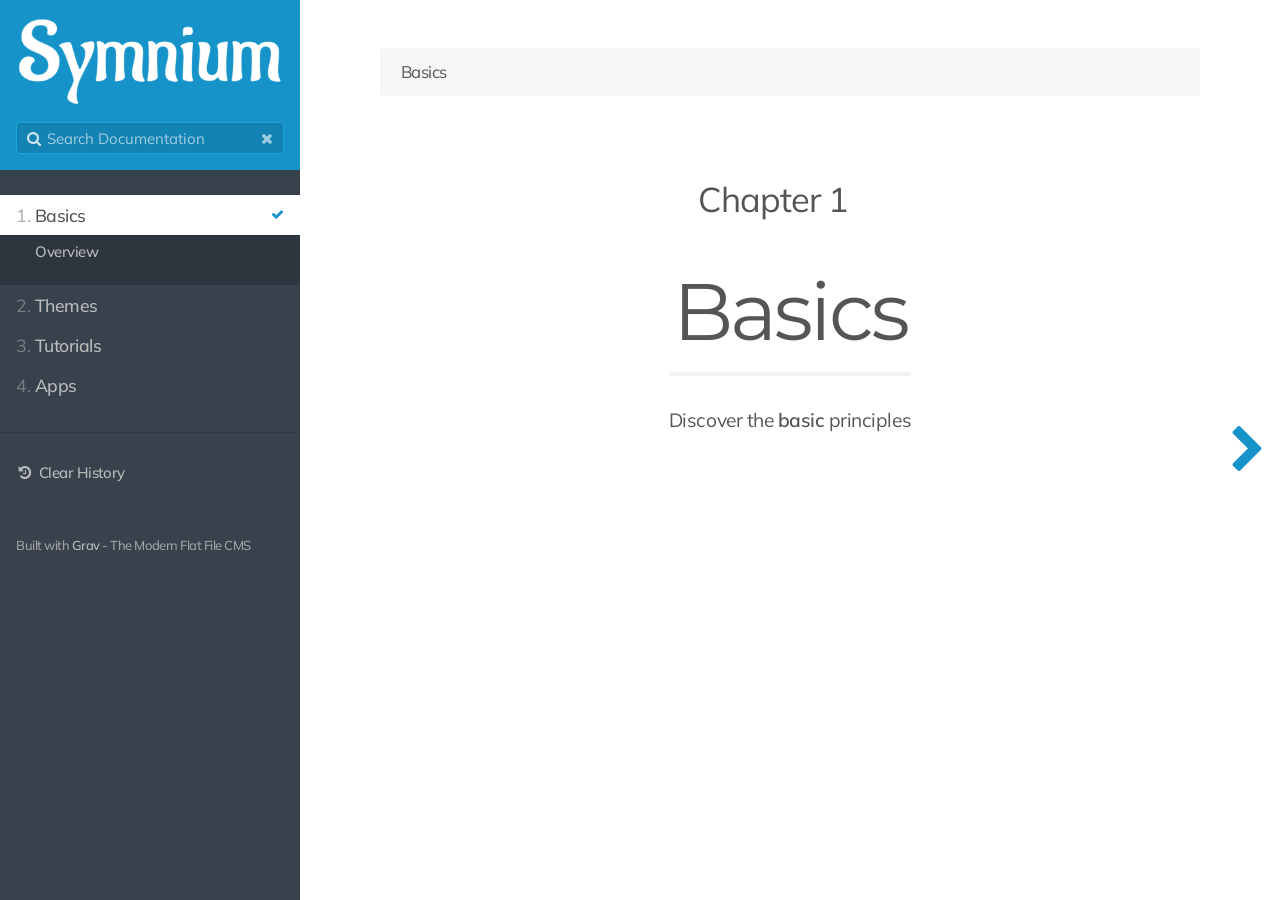
<file: index.html>
<!DOCTYPE html>
<html lang="en">
<head>
    <meta charset="utf-8" />
    <title>Basics | JS-Docs</title>
        <meta name="generator" content="GravCMS" />
    <meta name="description" content="RTFM Skeleton" />
    <meta name="viewport" content="width=device-width, initial-scale=1, maximum-scale=1, user-scalable=no, shrink-to-fit=no" />
    <link rel="alternate" type="application/atom+xml" href="./feed:atom.html" title="Atom Feed" />
    <link rel="alternate" type="application/rss+xml" href="./feed:rss.html" title="RSS Feed" />
    <link rel="icon" type="image/png" href="user/themes/learn2/images/favicon.png">

                                            
            
                                                        
        <link href="user/themes/learn2/css-compiled/nucleus.css" type="text/css" rel="stylesheet">
<link href="user/themes/learn2/css-compiled/theme.css" type="text/css" rel="stylesheet">
<link href="user/themes/learn2/css/font-awesome.min.css" type="text/css" rel="stylesheet">
<link href="user/plugins/markdown-notices/assets/notices.css" type="text/css" rel="stylesheet">
<link href="user/plugins/breadcrumbs/css/breadcrumbs.css" type="text/css" rel="stylesheet">
<link href="user/plugins/highlight/css/learn.css" type="text/css" rel="stylesheet">
<link href="user/plugins/prism-highlight/css/prism.css" type="text/css" rel="stylesheet">
<link href="user/themes/learn2/css/featherlight.min.css" type="text/css" rel="stylesheet">

    <script src="system/assets/jquery/jquery-3.x.min.js"></script>
<script src="user/themes/learn2/js/modernizr.custom.71422.js"></script>
<script src="user/plugins/anchors/js/anchor.min.js"></script>
<script src="user/plugins/highlight/js/highlight.pack.js"></script>
<script src="user/themes/learn2/js/featherlight.min.js"></script>
<script src="user/themes/learn2/js/clipboard.min.js"></script>
<script src="user/themes/learn2/js/jquery.scrollbar.min.js"></script>
<script src="user/themes/learn2/js/learn.js"></script>
<script>
document.addEventListener('DOMContentLoaded', function() {
                    anchors.options = {
                        visible: 'hover',
                        placement: 'right',
                        
                        
                        truncate: 64
                    };
                    anchors.add('#body h2, #body h3, #body h4, #body h5');
                });
</script>
<script>
hljs.initHighlightingOnLoad();
</script>

  
</head>
<body class="searchbox-hidden " data-url="/">
        <nav id="sidebar">
        <div id="header-wrapper">
            <div id="header">
                <a id="logo" href="http://127.0.0.1/js-docs"><!--
<svg id="logo-svg" viewBox="0 0 444 102" style="background-color:#ffffff00" version="1.1"
	xmlns="http://www.w3.org/2000/svg" xmlns:xlink="http://www.w3.org/1999/xlink" xml:space="preserve"
	x="0px" y="0px" width="444px" height="80px"
>
	<path d="m87.503 53.977h-10.642c-1.616 0-2.93 1.315-2.93 2.936v20.418l-0.21 0.175c-6.263 5.278-14.182 8.18-22.297 8.18-19.144 0-34.719-15.559-34.719-34.685 0-19.128 15.575-34.684 34.719-34.684 7.444 0 14.562 2.353 20.587 6.811 1.169 0.865 2.792 0.746 3.822-0.28l7.588-7.58c0.592-0.588 0.901-1.406 0.853-2.24-0.046-0.834-0.448-1.607-1.104-2.127-9.016-7.1443-20.29-11.076-31.746-11.076-28.246 0.0001-51.228 22.958-51.228 51.176-0.0005 28.219 22.982 51.179 51.228 51.179 14.584 0 28.534-6.273 38.27-17.208 0.479-0.536 0.742-1.227 0.742-1.945v-26.114c0-1.621-1.314-2.936-2.933-2.936z"/>
	<path d="m443.52 4.529c-0.54-0.8206-1.47-1.3182-2.45-1.3182h-11.58c-1.17 0-2.23 0.6957-2.7 1.7704l-32.65 75.721-33.23-75.738c-0.47-1.0634-1.52-1.7532-2.68-1.7532h-11.62c-1 0-1.92 0.4976-2.46 1.3265-0.55 0.8288-0.64 1.8753-0.23 2.7832l40.25 91.732c0.47 1.068 1.53 1.758 2.69 1.758h14.66c1.17 0 2.23-0.71 2.7-1.775l39.54-91.734c0.39-0.9055 0.3-1.9466-0.24-2.772z"/>
	<path d="m291.34 4.9642c-0.47-1.0636-1.52-1.7534-2.69-1.7534h-14.65c-1.17 0-2.23 0.6957-2.7 1.7704l-39.54 91.735c-0.39 0.9-0.3 1.946 0.24 2.766 0.54 0.828 1.46 1.328 2.45 1.328h11.58c1.17 0 2.23-0.71 2.7-1.775l32.64-75.723 33.24 75.74c0.47 1.068 1.52 1.758 2.68 1.758h11.63c0.99 0 1.92-0.5 2.45-1.328 0.55-0.831 0.63-1.878 0.24-2.788l-40.27-91.73z"/>
	<path d="m185.34 67.248l0.64-0.306c11.56-5.583 19.04-17.434 19.04-30.196 0-18.491-15.06-33.535-33.58-33.535l-42.49-0.0002c-1.62 0-2.93 1.3153-2.93 2.933v91.726c0 1.624 1.31 2.94 2.93 2.94h10.64c1.62 0 2.94-1.316 2.94-2.94v-78.17h28.91c9.42 0 17.07 7.645 17.07 17.046 0 7.84-5.33 14.64-12.97 16.53-1.38 0.348-2.75 0.523-4.1 0.523h-10.64c-1.1 0-2.11 0.622-2.61 1.607-0.5 0.984-0.4 2.164 0.25 3.057l30.17 41.143c0.55 0.754 1.43 1.204 2.36 1.204h13.22c1.11 0 2.12-0.63 2.62-1.611 0.5-0.989 0.4-2.172-0.25-3.06l-21.22-28.891z"/>
</svg>
-->
<img src="user/themes/learn2/images/custom/logo.png"></a>
                <div class="searchbox">
    <label for="search-by"><i class="fa fa-search"></i></label>
    <input id="search-by" type="text" placeholder="Search Documentation"
           data-search-input="/js-docs/search.json/query"/>
    <span data-search-clear><i class="fa fa-close"></i></span>
</div>
            </div>
        </div>
        


<div class="scrollbar-inner">
    <div class="highlightable">
                    <ul class="topics">
                                
                                            <li class="dd-item active" data-nav-id="/">
            <a href="index.html" >
                <i class="fa fa-check read-icon"></i>
                <span><b>1. </b>Basics</span>
            </a>
                        <ul>
                    
                                            <li class="dd-item" data-nav-id="/basics/overview">
            <a href="basics/overview.html" >
                <i class="fa fa-check read-icon"></i>
                <span><b></b>Overview</span>
            </a>
                    </li>
    
            </ul>
                    </li>
                            <li class="dd-item" data-nav-id="/themes">
            <a href="themes.html" >
                <i class="fa fa-check read-icon"></i>
                <span><b>2. </b>Themes</span>
            </a>
                        <ul>
                    
                                            <li class="dd-item" data-nav-id="/themes/quark">
            <a href="themes/quark.html" >
                <i class="fa fa-check read-icon"></i>
                <span><b></b>Quark</span>
            </a>
                        <ul>
                    
                                            <li class="dd-item" data-nav-id="/themes/quark/typography">
            <a href="themes/quark/typography.html" >
                <i class="fa fa-check read-icon"></i>
                <span><b></b>Typography</span>
            </a>
                    </li>
    
            </ul>
                    </li>
                            <li class="dd-item" data-nav-id="/themes/canvas">
            <a href="themes/canvas.html" >
                <i class="fa fa-check read-icon"></i>
                <span><b></b>Canvas</span>
            </a>
                    </li>
    
            </ul>
                    </li>
                            <li class="dd-item" data-nav-id="/tutorials">
            <a href="tutorials.html" >
                <i class="fa fa-check read-icon"></i>
                <span><b>3. </b>Tutorials</span>
            </a>
                        <ul>
                    
                                            <li class="dd-item" data-nav-id="/tutorials/gantry ">
            <a href="tutorials/gantry&#32;.html" >
                <i class="fa fa-check read-icon"></i>
                <span><b></b>Gantry</span>
            </a>
                    </li>
                            <li class="dd-item" data-nav-id="/tutorials/joomla">
            <a href="tutorials/joomla.html" >
                <i class="fa fa-check read-icon"></i>
                <span><b></b>Joomla</span>
            </a>
                    </li>
                            <li class="dd-item" data-nav-id="/tutorials/lamp">
            <a href="tutorials/lamp.html" >
                <i class="fa fa-check read-icon"></i>
                <span><b></b>LAMP Stack</span>
            </a>
                    </li>
    
            </ul>
                    </li>
                            <li class="dd-item" data-nav-id="/apps">
            <a href="apps.html" >
                <i class="fa fa-check read-icon"></i>
                <span><b>4. </b>Apps</span>
            </a>
                        <ul>
                    
                                            <li class="dd-item" data-nav-id="/apps/flatpak">
            <a href="apps/flatpak.html" >
                <i class="fa fa-check read-icon"></i>
                <span><b></b>Flatpak</span>
            </a>
                    </li>
    
            </ul>
                    </li>
    
                            </ul>
                <hr />

        <a class="padding" href="index.html#" data-clear-history-toggle><i
                    class="fa fa-fw fa-history"></i> Clear History</a><br/>

        <section id="footer">
            <p>Built with <a href="http://getgrav.org">Grav</a> - The Modern Flat File CMS</p>
        </section>
    </div>
</div>
    </nav>
    
        <section id="body">
        <div id="overlay"></div>

        <div class="padding highlightable">
            <a href="index.html#" id="sidebar-toggle" data-sidebar-toggle><i class="fa fa-2x fa-bars"></i></a>

                        <div id="top-bar">
                
                                
<div id="breadcrumbs" itemscope itemtype="http://schema.org/BreadcrumbList">
            <span itemprop="itemListElement" itemscope itemtype="http://schema.org/ListItem">
                                    <span itemscope itemtype="http://schema.org/Thing" itemprop="item" itemid="/js-docs/">
                    <span itemprop="name">Basics</span>
                </span>
                            <meta itemprop="position" content="1" />
    </span>
    </div>
                            </div>
            
            	<div id="chapter">
    	<div id="body-inner">
			<h3>Chapter 1</h3>
<h1>Basics</h1>
<p>Discover the <strong>basic</strong> principles</p>
		</div>
    </div>

                                        
        </div>
        	<div id="navigation">
	
		    <a class="nav nav-next" href="basics/overview.html"><i class="fa fa-chevron-right"></i></a>
		</div>
    </section>
    
                
            <script src="user/plugins/simplesearch/js/simplesearch.js"></script>
<script src="user/plugins/prism-highlight/js/prism.js"></script>
<script>
var __prism_nodes = null;
__prism_nodes = document.querySelectorAll('pre:not([class*="language-"])');
__prism_nodes.forEach(function(node) { node.classList.add('language-txt'); });
</script>

     </body>
</html>
</file>
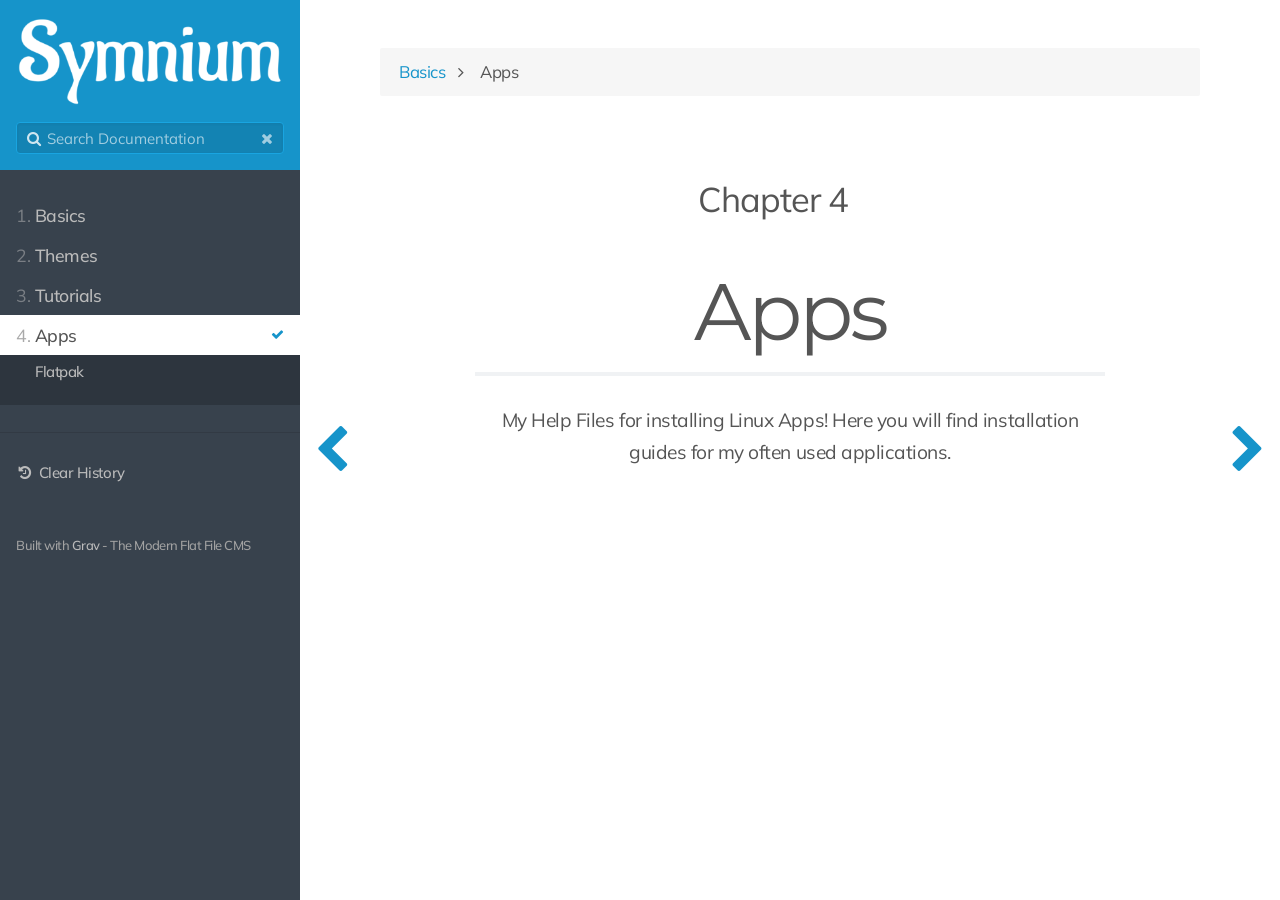
<file: apps.html>
<!DOCTYPE html>
<html lang="en">
<head>
    <meta charset="utf-8" />
    <title>Apps | JS-Docs</title>
        <meta name="generator" content="GravCMS" />
    <meta name="description" content="RTFM Skeleton" />
    <meta name="viewport" content="width=device-width, initial-scale=1, maximum-scale=1, user-scalable=no, shrink-to-fit=no" />
    <link rel="alternate" type="application/atom+xml" href="./feed:atom.html" title="Atom Feed" />
    <link rel="alternate" type="application/rss+xml" href="./feed:rss.html" title="RSS Feed" />
    <link rel="icon" type="image/png" href="user/themes/learn2/images/favicon.png">

                                            
            
                                                        
        <link href="user/themes/learn2/css-compiled/nucleus.css" type="text/css" rel="stylesheet">
<link href="user/themes/learn2/css-compiled/theme.css" type="text/css" rel="stylesheet">
<link href="user/themes/learn2/css/font-awesome.min.css" type="text/css" rel="stylesheet">
<link href="user/plugins/markdown-notices/assets/notices.css" type="text/css" rel="stylesheet">
<link href="user/plugins/breadcrumbs/css/breadcrumbs.css" type="text/css" rel="stylesheet">
<link href="user/plugins/highlight/css/learn.css" type="text/css" rel="stylesheet">
<link href="user/plugins/prism-highlight/css/prism.css" type="text/css" rel="stylesheet">
<link href="user/themes/learn2/css/featherlight.min.css" type="text/css" rel="stylesheet">

    <script src="system/assets/jquery/jquery-3.x.min.js"></script>
<script src="user/themes/learn2/js/modernizr.custom.71422.js"></script>
<script src="user/plugins/anchors/js/anchor.min.js"></script>
<script src="user/plugins/highlight/js/highlight.pack.js"></script>
<script src="user/themes/learn2/js/featherlight.min.js"></script>
<script src="user/themes/learn2/js/clipboard.min.js"></script>
<script src="user/themes/learn2/js/jquery.scrollbar.min.js"></script>
<script src="user/themes/learn2/js/learn.js"></script>
<script>
document.addEventListener('DOMContentLoaded', function() {
                    anchors.options = {
                        visible: 'hover',
                        placement: 'right',
                        
                        
                        truncate: 64
                    };
                    anchors.add('#body h2, #body h3, #body h4, #body h5');
                });
</script>
<script>
hljs.initHighlightingOnLoad();
</script>

  
</head>
<body class="searchbox-hidden " data-url="/apps">
        <nav id="sidebar">
        <div id="header-wrapper">
            <div id="header">
                <a id="logo" href="http://127.0.0.1/js-docs"><!--
<svg id="logo-svg" viewBox="0 0 444 102" style="background-color:#ffffff00" version="1.1"
	xmlns="http://www.w3.org/2000/svg" xmlns:xlink="http://www.w3.org/1999/xlink" xml:space="preserve"
	x="0px" y="0px" width="444px" height="80px"
>
	<path d="m87.503 53.977h-10.642c-1.616 0-2.93 1.315-2.93 2.936v20.418l-0.21 0.175c-6.263 5.278-14.182 8.18-22.297 8.18-19.144 0-34.719-15.559-34.719-34.685 0-19.128 15.575-34.684 34.719-34.684 7.444 0 14.562 2.353 20.587 6.811 1.169 0.865 2.792 0.746 3.822-0.28l7.588-7.58c0.592-0.588 0.901-1.406 0.853-2.24-0.046-0.834-0.448-1.607-1.104-2.127-9.016-7.1443-20.29-11.076-31.746-11.076-28.246 0.0001-51.228 22.958-51.228 51.176-0.0005 28.219 22.982 51.179 51.228 51.179 14.584 0 28.534-6.273 38.27-17.208 0.479-0.536 0.742-1.227 0.742-1.945v-26.114c0-1.621-1.314-2.936-2.933-2.936z"/>
	<path d="m443.52 4.529c-0.54-0.8206-1.47-1.3182-2.45-1.3182h-11.58c-1.17 0-2.23 0.6957-2.7 1.7704l-32.65 75.721-33.23-75.738c-0.47-1.0634-1.52-1.7532-2.68-1.7532h-11.62c-1 0-1.92 0.4976-2.46 1.3265-0.55 0.8288-0.64 1.8753-0.23 2.7832l40.25 91.732c0.47 1.068 1.53 1.758 2.69 1.758h14.66c1.17 0 2.23-0.71 2.7-1.775l39.54-91.734c0.39-0.9055 0.3-1.9466-0.24-2.772z"/>
	<path d="m291.34 4.9642c-0.47-1.0636-1.52-1.7534-2.69-1.7534h-14.65c-1.17 0-2.23 0.6957-2.7 1.7704l-39.54 91.735c-0.39 0.9-0.3 1.946 0.24 2.766 0.54 0.828 1.46 1.328 2.45 1.328h11.58c1.17 0 2.23-0.71 2.7-1.775l32.64-75.723 33.24 75.74c0.47 1.068 1.52 1.758 2.68 1.758h11.63c0.99 0 1.92-0.5 2.45-1.328 0.55-0.831 0.63-1.878 0.24-2.788l-40.27-91.73z"/>
	<path d="m185.34 67.248l0.64-0.306c11.56-5.583 19.04-17.434 19.04-30.196 0-18.491-15.06-33.535-33.58-33.535l-42.49-0.0002c-1.62 0-2.93 1.3153-2.93 2.933v91.726c0 1.624 1.31 2.94 2.93 2.94h10.64c1.62 0 2.94-1.316 2.94-2.94v-78.17h28.91c9.42 0 17.07 7.645 17.07 17.046 0 7.84-5.33 14.64-12.97 16.53-1.38 0.348-2.75 0.523-4.1 0.523h-10.64c-1.1 0-2.11 0.622-2.61 1.607-0.5 0.984-0.4 2.164 0.25 3.057l30.17 41.143c0.55 0.754 1.43 1.204 2.36 1.204h13.22c1.11 0 2.12-0.63 2.62-1.611 0.5-0.989 0.4-2.172-0.25-3.06l-21.22-28.891z"/>
</svg>
-->
<img src="user/themes/learn2/images/custom/logo.png"></a>
                <div class="searchbox">
    <label for="search-by"><i class="fa fa-search"></i></label>
    <input id="search-by" type="text" placeholder="Search Documentation"
           data-search-input="/js-docs/search.json/query"/>
    <span data-search-clear><i class="fa fa-close"></i></span>
</div>
            </div>
        </div>
        


<div class="scrollbar-inner">
    <div class="highlightable">
                    <ul class="topics">
                                
                                            <li class="dd-item" data-nav-id="/">
            <a href="index.html" >
                <i class="fa fa-check read-icon"></i>
                <span><b>1. </b>Basics</span>
            </a>
                        <ul>
                    
                                            <li class="dd-item" data-nav-id="/basics/overview">
            <a href="basics/overview.html" >
                <i class="fa fa-check read-icon"></i>
                <span><b></b>Overview</span>
            </a>
                    </li>
    
            </ul>
                    </li>
                            <li class="dd-item" data-nav-id="/themes">
            <a href="themes.html" >
                <i class="fa fa-check read-icon"></i>
                <span><b>2. </b>Themes</span>
            </a>
                        <ul>
                    
                                            <li class="dd-item" data-nav-id="/themes/quark">
            <a href="themes/quark.html" >
                <i class="fa fa-check read-icon"></i>
                <span><b></b>Quark</span>
            </a>
                        <ul>
                    
                                            <li class="dd-item" data-nav-id="/themes/quark/typography">
            <a href="themes/quark/typography.html" >
                <i class="fa fa-check read-icon"></i>
                <span><b></b>Typography</span>
            </a>
                    </li>
    
            </ul>
                    </li>
                            <li class="dd-item" data-nav-id="/themes/canvas">
            <a href="themes/canvas.html" >
                <i class="fa fa-check read-icon"></i>
                <span><b></b>Canvas</span>
            </a>
                    </li>
    
            </ul>
                    </li>
                            <li class="dd-item" data-nav-id="/tutorials">
            <a href="tutorials.html" >
                <i class="fa fa-check read-icon"></i>
                <span><b>3. </b>Tutorials</span>
            </a>
                        <ul>
                    
                                            <li class="dd-item" data-nav-id="/tutorials/gantry ">
            <a href="tutorials/gantry&#32;.html" >
                <i class="fa fa-check read-icon"></i>
                <span><b></b>Gantry</span>
            </a>
                    </li>
                            <li class="dd-item" data-nav-id="/tutorials/joomla">
            <a href="tutorials/joomla.html" >
                <i class="fa fa-check read-icon"></i>
                <span><b></b>Joomla</span>
            </a>
                    </li>
                            <li class="dd-item" data-nav-id="/tutorials/lamp">
            <a href="tutorials/lamp.html" >
                <i class="fa fa-check read-icon"></i>
                <span><b></b>LAMP Stack</span>
            </a>
                    </li>
    
            </ul>
                    </li>
                            <li class="dd-item active" data-nav-id="/apps">
            <a href="apps.html" >
                <i class="fa fa-check read-icon"></i>
                <span><b>4. </b>Apps</span>
            </a>
                        <ul>
                    
                                            <li class="dd-item" data-nav-id="/apps/flatpak">
            <a href="apps/flatpak.html" >
                <i class="fa fa-check read-icon"></i>
                <span><b></b>Flatpak</span>
            </a>
                    </li>
    
            </ul>
                    </li>
    
                            </ul>
                <hr />

        <a class="padding" href="apps.html#" data-clear-history-toggle><i
                    class="fa fa-fw fa-history"></i> Clear History</a><br/>

        <section id="footer">
            <p>Built with <a href="http://getgrav.org">Grav</a> - The Modern Flat File CMS</p>
        </section>
    </div>
</div>
    </nav>
    
        <section id="body">
        <div id="overlay"></div>

        <div class="padding highlightable">
            <a href="apps.html#" id="sidebar-toggle" data-sidebar-toggle><i class="fa fa-2x fa-bars"></i></a>

                        <div id="top-bar">
                
                                
<div id="breadcrumbs" itemscope itemtype="http://schema.org/BreadcrumbList">
            <span itemprop="itemListElement" itemscope itemtype="http://schema.org/ListItem">
                                    <a itemscope itemtype="http://schema.org/Thing" itemprop="item" href="index.html" itemid="/js-docs/">
                    <span itemprop="name">Basics</span>
                </a>
                        <i class="fa fa-angle-right"></i>
                <meta itemprop="position" content="1" />
    </span>
        <span itemprop="itemListElement" itemscope itemtype="http://schema.org/ListItem">
                                    <span itemscope itemtype="http://schema.org/Thing" itemprop="item" itemid="/js-docs/apps">
                    <span itemprop="name">Apps</span>
                </span>
                            <meta itemprop="position" content="2" />
    </span>
    </div>
                            </div>
            
            	<div id="chapter">
    	<div id="body-inner">
			<h3>Chapter 4</h3>
<h1>Apps</h1>
<p>My Help Files for installing Linux Apps!
Here you will find installation guides for my often used applications.</p>
		</div>
    </div>

                                        
        </div>
        	<div id="navigation">
		    <a class="nav nav-prev" href="tutorials/lamp.html"> <i class="fa fa-chevron-left"></i></a>
	
		    <a class="nav nav-next" href="apps/flatpak.html"><i class="fa fa-chevron-right"></i></a>
		</div>
    </section>
    
                
            <script src="user/plugins/simplesearch/js/simplesearch.js"></script>
<script src="user/plugins/prism-highlight/js/prism.js"></script>
<script>
var __prism_nodes = null;
__prism_nodes = document.querySelectorAll('pre:not([class*="language-"])');
__prism_nodes.forEach(function(node) { node.classList.add('language-txt'); });
</script>

     </body>
</html>
</file>
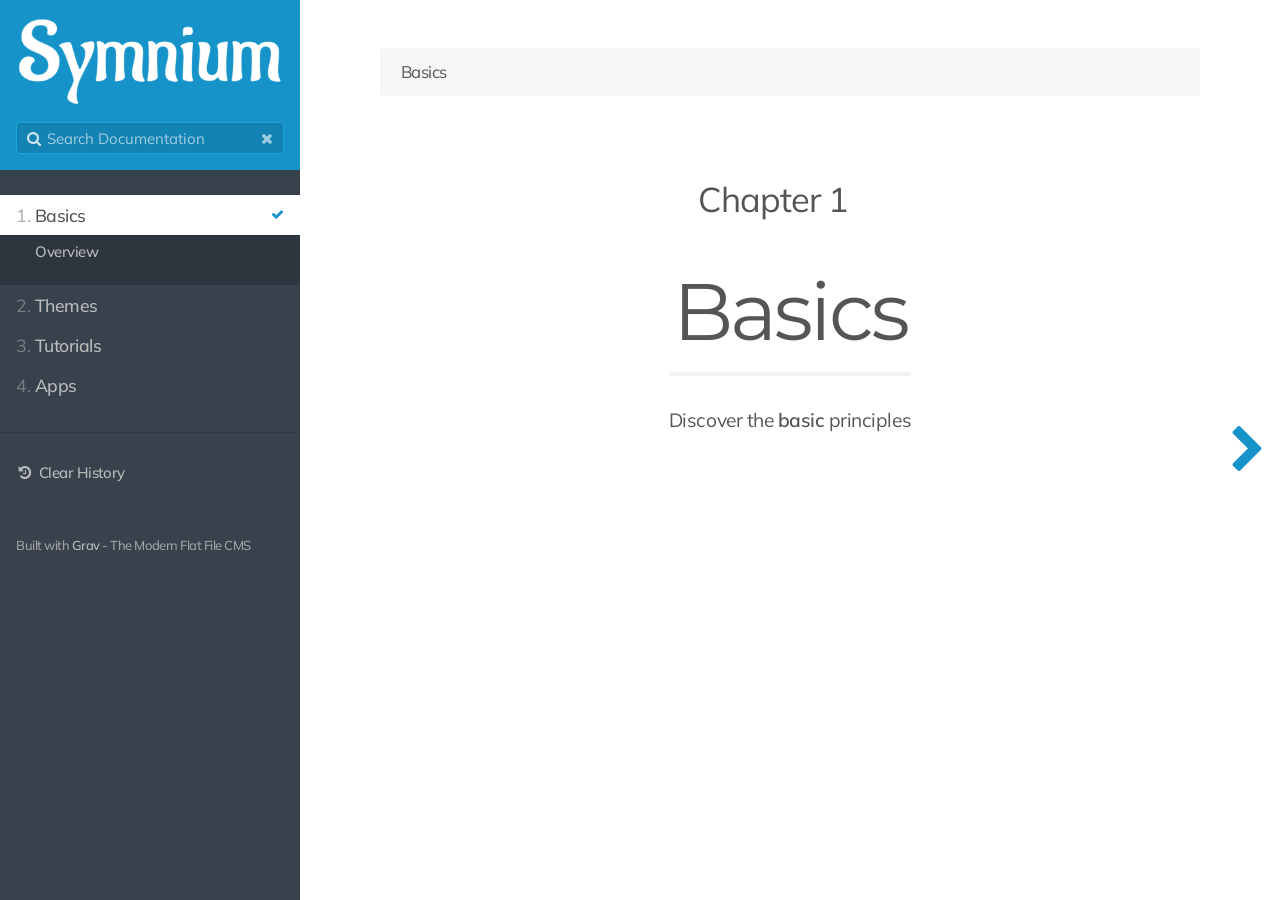
<file: feed:atom.html>
<!DOCTYPE html>
<html lang="en">
<head>
    <meta charset="utf-8" />
    <title>Basics | JS-Docs</title>
        <meta name="generator" content="GravCMS" />
    <meta name="description" content="RTFM Skeleton" />
    <meta name="viewport" content="width=device-width, initial-scale=1, maximum-scale=1, user-scalable=no, shrink-to-fit=no" />
    <link rel="alternate" type="application/atom+xml" href="./feed:atom.html" title="Atom Feed" />
    <link rel="alternate" type="application/rss+xml" href="./feed:rss.html" title="RSS Feed" />
    <link rel="icon" type="image/png" href="user/themes/learn2/images/favicon.png">

                                            
            
                                                        
        <link href="user/themes/learn2/css-compiled/nucleus.css" type="text/css" rel="stylesheet">
<link href="user/themes/learn2/css-compiled/theme.css" type="text/css" rel="stylesheet">
<link href="user/themes/learn2/css/font-awesome.min.css" type="text/css" rel="stylesheet">
<link href="user/plugins/markdown-notices/assets/notices.css" type="text/css" rel="stylesheet">
<link href="user/plugins/breadcrumbs/css/breadcrumbs.css" type="text/css" rel="stylesheet">
<link href="user/plugins/highlight/css/learn.css" type="text/css" rel="stylesheet">
<link href="user/plugins/prism-highlight/css/prism.css" type="text/css" rel="stylesheet">
<link href="user/themes/learn2/css/featherlight.min.css" type="text/css" rel="stylesheet">

    <script src="system/assets/jquery/jquery-3.x.min.js"></script>
<script src="user/themes/learn2/js/modernizr.custom.71422.js"></script>
<script src="user/plugins/anchors/js/anchor.min.js"></script>
<script src="user/plugins/highlight/js/highlight.pack.js"></script>
<script src="user/themes/learn2/js/featherlight.min.js"></script>
<script src="user/themes/learn2/js/clipboard.min.js"></script>
<script src="user/themes/learn2/js/jquery.scrollbar.min.js"></script>
<script src="user/themes/learn2/js/learn.js"></script>
<script>
document.addEventListener('DOMContentLoaded', function() {
                    anchors.options = {
                        visible: 'hover',
                        placement: 'right',
                        
                        
                        truncate: 64
                    };
                    anchors.add('#body h2, #body h3, #body h4, #body h5');
                });
</script>
<script>
hljs.initHighlightingOnLoad();
</script>

  
</head>
<body class="searchbox-hidden " data-url="/">
        <nav id="sidebar">
        <div id="header-wrapper">
            <div id="header">
                <a id="logo" href="http://127.0.0.1/js-docs"><!--
<svg id="logo-svg" viewBox="0 0 444 102" style="background-color:#ffffff00" version="1.1"
	xmlns="http://www.w3.org/2000/svg" xmlns:xlink="http://www.w3.org/1999/xlink" xml:space="preserve"
	x="0px" y="0px" width="444px" height="80px"
>
	<path d="m87.503 53.977h-10.642c-1.616 0-2.93 1.315-2.93 2.936v20.418l-0.21 0.175c-6.263 5.278-14.182 8.18-22.297 8.18-19.144 0-34.719-15.559-34.719-34.685 0-19.128 15.575-34.684 34.719-34.684 7.444 0 14.562 2.353 20.587 6.811 1.169 0.865 2.792 0.746 3.822-0.28l7.588-7.58c0.592-0.588 0.901-1.406 0.853-2.24-0.046-0.834-0.448-1.607-1.104-2.127-9.016-7.1443-20.29-11.076-31.746-11.076-28.246 0.0001-51.228 22.958-51.228 51.176-0.0005 28.219 22.982 51.179 51.228 51.179 14.584 0 28.534-6.273 38.27-17.208 0.479-0.536 0.742-1.227 0.742-1.945v-26.114c0-1.621-1.314-2.936-2.933-2.936z"/>
	<path d="m443.52 4.529c-0.54-0.8206-1.47-1.3182-2.45-1.3182h-11.58c-1.17 0-2.23 0.6957-2.7 1.7704l-32.65 75.721-33.23-75.738c-0.47-1.0634-1.52-1.7532-2.68-1.7532h-11.62c-1 0-1.92 0.4976-2.46 1.3265-0.55 0.8288-0.64 1.8753-0.23 2.7832l40.25 91.732c0.47 1.068 1.53 1.758 2.69 1.758h14.66c1.17 0 2.23-0.71 2.7-1.775l39.54-91.734c0.39-0.9055 0.3-1.9466-0.24-2.772z"/>
	<path d="m291.34 4.9642c-0.47-1.0636-1.52-1.7534-2.69-1.7534h-14.65c-1.17 0-2.23 0.6957-2.7 1.7704l-39.54 91.735c-0.39 0.9-0.3 1.946 0.24 2.766 0.54 0.828 1.46 1.328 2.45 1.328h11.58c1.17 0 2.23-0.71 2.7-1.775l32.64-75.723 33.24 75.74c0.47 1.068 1.52 1.758 2.68 1.758h11.63c0.99 0 1.92-0.5 2.45-1.328 0.55-0.831 0.63-1.878 0.24-2.788l-40.27-91.73z"/>
	<path d="m185.34 67.248l0.64-0.306c11.56-5.583 19.04-17.434 19.04-30.196 0-18.491-15.06-33.535-33.58-33.535l-42.49-0.0002c-1.62 0-2.93 1.3153-2.93 2.933v91.726c0 1.624 1.31 2.94 2.93 2.94h10.64c1.62 0 2.94-1.316 2.94-2.94v-78.17h28.91c9.42 0 17.07 7.645 17.07 17.046 0 7.84-5.33 14.64-12.97 16.53-1.38 0.348-2.75 0.523-4.1 0.523h-10.64c-1.1 0-2.11 0.622-2.61 1.607-0.5 0.984-0.4 2.164 0.25 3.057l30.17 41.143c0.55 0.754 1.43 1.204 2.36 1.204h13.22c1.11 0 2.12-0.63 2.62-1.611 0.5-0.989 0.4-2.172-0.25-3.06l-21.22-28.891z"/>
</svg>
-->
<img src="user/themes/learn2/images/custom/logo.png"></a>
                <div class="searchbox">
    <label for="search-by"><i class="fa fa-search"></i></label>
    <input id="search-by" type="text" placeholder="Search Documentation"
           data-search-input="/js-docs/search.json/query"/>
    <span data-search-clear><i class="fa fa-close"></i></span>
</div>
            </div>
        </div>
        


<div class="scrollbar-inner">
    <div class="highlightable">
                    <ul class="topics">
                                
                                            <li class="dd-item active" data-nav-id="/">
            <a href="index.html" >
                <i class="fa fa-check read-icon"></i>
                <span><b>1. </b>Basics</span>
            </a>
                        <ul>
                    
                                            <li class="dd-item" data-nav-id="/basics/overview">
            <a href="basics/overview.html" >
                <i class="fa fa-check read-icon"></i>
                <span><b></b>Overview</span>
            </a>
                    </li>
    
            </ul>
                    </li>
                            <li class="dd-item" data-nav-id="/themes">
            <a href="themes.html" >
                <i class="fa fa-check read-icon"></i>
                <span><b>2. </b>Themes</span>
            </a>
                        <ul>
                    
                                            <li class="dd-item" data-nav-id="/themes/quark">
            <a href="themes/quark.html" >
                <i class="fa fa-check read-icon"></i>
                <span><b></b>Quark</span>
            </a>
                        <ul>
                    
                                            <li class="dd-item" data-nav-id="/themes/quark/typography">
            <a href="themes/quark/typography.html" >
                <i class="fa fa-check read-icon"></i>
                <span><b></b>Typography</span>
            </a>
                    </li>
    
            </ul>
                    </li>
                            <li class="dd-item" data-nav-id="/themes/canvas">
            <a href="themes/canvas.html" >
                <i class="fa fa-check read-icon"></i>
                <span><b></b>Canvas</span>
            </a>
                    </li>
    
            </ul>
                    </li>
                            <li class="dd-item" data-nav-id="/tutorials">
            <a href="tutorials.html" >
                <i class="fa fa-check read-icon"></i>
                <span><b>3. </b>Tutorials</span>
            </a>
                        <ul>
                    
                                            <li class="dd-item" data-nav-id="/tutorials/gantry ">
            <a href="tutorials/gantry&#32;.html" >
                <i class="fa fa-check read-icon"></i>
                <span><b></b>Gantry</span>
            </a>
                    </li>
                            <li class="dd-item" data-nav-id="/tutorials/joomla">
            <a href="tutorials/joomla.html" >
                <i class="fa fa-check read-icon"></i>
                <span><b></b>Joomla</span>
            </a>
                    </li>
                            <li class="dd-item" data-nav-id="/tutorials/lamp">
            <a href="tutorials/lamp.html" >
                <i class="fa fa-check read-icon"></i>
                <span><b></b>LAMP Stack</span>
            </a>
                    </li>
    
            </ul>
                    </li>
                            <li class="dd-item" data-nav-id="/apps">
            <a href="apps.html" >
                <i class="fa fa-check read-icon"></i>
                <span><b>4. </b>Apps</span>
            </a>
                        <ul>
                    
                                            <li class="dd-item" data-nav-id="/apps/flatpak">
            <a href="apps/flatpak.html" >
                <i class="fa fa-check read-icon"></i>
                <span><b></b>Flatpak</span>
            </a>
                    </li>
    
            </ul>
                    </li>
    
                            </ul>
                <hr />

        <a class="padding" href="./feed:atom.html#" data-clear-history-toggle><i
                    class="fa fa-fw fa-history"></i> Clear History</a><br/>

        <section id="footer">
            <p>Built with <a href="http://getgrav.org">Grav</a> - The Modern Flat File CMS</p>
        </section>
    </div>
</div>
    </nav>
    
        <section id="body">
        <div id="overlay"></div>

        <div class="padding highlightable">
            <a href="./feed:atom.html#" id="sidebar-toggle" data-sidebar-toggle><i class="fa fa-2x fa-bars"></i></a>

                        <div id="top-bar">
                
                                
<div id="breadcrumbs" itemscope itemtype="http://schema.org/BreadcrumbList">
            <span itemprop="itemListElement" itemscope itemtype="http://schema.org/ListItem">
                                    <span itemscope itemtype="http://schema.org/Thing" itemprop="item" itemid="/js-docs/">
                    <span itemprop="name">Basics</span>
                </span>
                            <meta itemprop="position" content="1" />
    </span>
    </div>
                            </div>
            
            	<div id="chapter">
    	<div id="body-inner">
			<h3>Chapter 1</h3>
<h1>Basics</h1>
<p>Discover the <strong>basic</strong> principles</p>
		</div>
    </div>

                                        
        </div>
        	<div id="navigation">
	
		    <a class="nav nav-next" href="basics/overview.html"><i class="fa fa-chevron-right"></i></a>
		</div>
    </section>
    
                
            <script src="user/plugins/simplesearch/js/simplesearch.js"></script>
<script src="user/plugins/prism-highlight/js/prism.js"></script>
<script>
var __prism_nodes = null;
__prism_nodes = document.querySelectorAll('pre:not([class*="language-"])');
__prism_nodes.forEach(function(node) { node.classList.add('language-txt'); });
</script>

     </body>
</html>
</file>
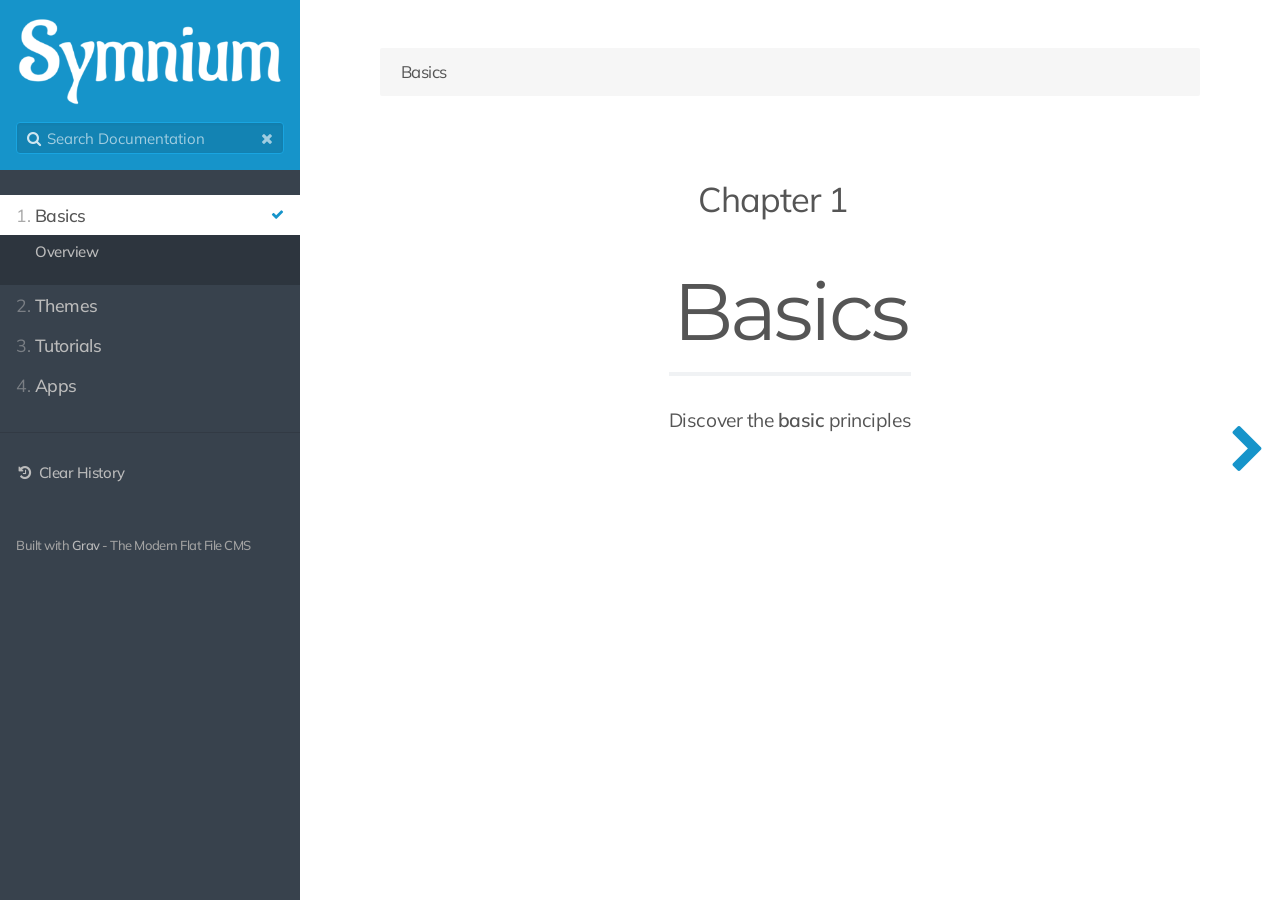
<file: feed:rss.html>
<!DOCTYPE html>
<html lang="en">
<head>
    <meta charset="utf-8" />
    <title>Basics | JS-Docs</title>
        <meta name="generator" content="GravCMS" />
    <meta name="description" content="RTFM Skeleton" />
    <meta name="viewport" content="width=device-width, initial-scale=1, maximum-scale=1, user-scalable=no, shrink-to-fit=no" />
    <link rel="alternate" type="application/atom+xml" href="./feed:atom.html" title="Atom Feed" />
    <link rel="alternate" type="application/rss+xml" href="./feed:rss.html" title="RSS Feed" />
    <link rel="icon" type="image/png" href="user/themes/learn2/images/favicon.png">

                                            
            
                                                        
        <link href="user/themes/learn2/css-compiled/nucleus.css" type="text/css" rel="stylesheet">
<link href="user/themes/learn2/css-compiled/theme.css" type="text/css" rel="stylesheet">
<link href="user/themes/learn2/css/font-awesome.min.css" type="text/css" rel="stylesheet">
<link href="user/plugins/markdown-notices/assets/notices.css" type="text/css" rel="stylesheet">
<link href="user/plugins/breadcrumbs/css/breadcrumbs.css" type="text/css" rel="stylesheet">
<link href="user/plugins/highlight/css/learn.css" type="text/css" rel="stylesheet">
<link href="user/plugins/prism-highlight/css/prism.css" type="text/css" rel="stylesheet">
<link href="user/themes/learn2/css/featherlight.min.css" type="text/css" rel="stylesheet">

    <script src="system/assets/jquery/jquery-3.x.min.js"></script>
<script src="user/themes/learn2/js/modernizr.custom.71422.js"></script>
<script src="user/plugins/anchors/js/anchor.min.js"></script>
<script src="user/plugins/highlight/js/highlight.pack.js"></script>
<script src="user/themes/learn2/js/featherlight.min.js"></script>
<script src="user/themes/learn2/js/clipboard.min.js"></script>
<script src="user/themes/learn2/js/jquery.scrollbar.min.js"></script>
<script src="user/themes/learn2/js/learn.js"></script>
<script>
document.addEventListener('DOMContentLoaded', function() {
                    anchors.options = {
                        visible: 'hover',
                        placement: 'right',
                        
                        
                        truncate: 64
                    };
                    anchors.add('#body h2, #body h3, #body h4, #body h5');
                });
</script>
<script>
hljs.initHighlightingOnLoad();
</script>

  
</head>
<body class="searchbox-hidden " data-url="/">
        <nav id="sidebar">
        <div id="header-wrapper">
            <div id="header">
                <a id="logo" href="http://127.0.0.1/js-docs"><!--
<svg id="logo-svg" viewBox="0 0 444 102" style="background-color:#ffffff00" version="1.1"
	xmlns="http://www.w3.org/2000/svg" xmlns:xlink="http://www.w3.org/1999/xlink" xml:space="preserve"
	x="0px" y="0px" width="444px" height="80px"
>
	<path d="m87.503 53.977h-10.642c-1.616 0-2.93 1.315-2.93 2.936v20.418l-0.21 0.175c-6.263 5.278-14.182 8.18-22.297 8.18-19.144 0-34.719-15.559-34.719-34.685 0-19.128 15.575-34.684 34.719-34.684 7.444 0 14.562 2.353 20.587 6.811 1.169 0.865 2.792 0.746 3.822-0.28l7.588-7.58c0.592-0.588 0.901-1.406 0.853-2.24-0.046-0.834-0.448-1.607-1.104-2.127-9.016-7.1443-20.29-11.076-31.746-11.076-28.246 0.0001-51.228 22.958-51.228 51.176-0.0005 28.219 22.982 51.179 51.228 51.179 14.584 0 28.534-6.273 38.27-17.208 0.479-0.536 0.742-1.227 0.742-1.945v-26.114c0-1.621-1.314-2.936-2.933-2.936z"/>
	<path d="m443.52 4.529c-0.54-0.8206-1.47-1.3182-2.45-1.3182h-11.58c-1.17 0-2.23 0.6957-2.7 1.7704l-32.65 75.721-33.23-75.738c-0.47-1.0634-1.52-1.7532-2.68-1.7532h-11.62c-1 0-1.92 0.4976-2.46 1.3265-0.55 0.8288-0.64 1.8753-0.23 2.7832l40.25 91.732c0.47 1.068 1.53 1.758 2.69 1.758h14.66c1.17 0 2.23-0.71 2.7-1.775l39.54-91.734c0.39-0.9055 0.3-1.9466-0.24-2.772z"/>
	<path d="m291.34 4.9642c-0.47-1.0636-1.52-1.7534-2.69-1.7534h-14.65c-1.17 0-2.23 0.6957-2.7 1.7704l-39.54 91.735c-0.39 0.9-0.3 1.946 0.24 2.766 0.54 0.828 1.46 1.328 2.45 1.328h11.58c1.17 0 2.23-0.71 2.7-1.775l32.64-75.723 33.24 75.74c0.47 1.068 1.52 1.758 2.68 1.758h11.63c0.99 0 1.92-0.5 2.45-1.328 0.55-0.831 0.63-1.878 0.24-2.788l-40.27-91.73z"/>
	<path d="m185.34 67.248l0.64-0.306c11.56-5.583 19.04-17.434 19.04-30.196 0-18.491-15.06-33.535-33.58-33.535l-42.49-0.0002c-1.62 0-2.93 1.3153-2.93 2.933v91.726c0 1.624 1.31 2.94 2.93 2.94h10.64c1.62 0 2.94-1.316 2.94-2.94v-78.17h28.91c9.42 0 17.07 7.645 17.07 17.046 0 7.84-5.33 14.64-12.97 16.53-1.38 0.348-2.75 0.523-4.1 0.523h-10.64c-1.1 0-2.11 0.622-2.61 1.607-0.5 0.984-0.4 2.164 0.25 3.057l30.17 41.143c0.55 0.754 1.43 1.204 2.36 1.204h13.22c1.11 0 2.12-0.63 2.62-1.611 0.5-0.989 0.4-2.172-0.25-3.06l-21.22-28.891z"/>
</svg>
-->
<img src="user/themes/learn2/images/custom/logo.png"></a>
                <div class="searchbox">
    <label for="search-by"><i class="fa fa-search"></i></label>
    <input id="search-by" type="text" placeholder="Search Documentation"
           data-search-input="/js-docs/search.json/query"/>
    <span data-search-clear><i class="fa fa-close"></i></span>
</div>
            </div>
        </div>
        


<div class="scrollbar-inner">
    <div class="highlightable">
                    <ul class="topics">
                                
                                            <li class="dd-item active" data-nav-id="/">
            <a href="index.html" >
                <i class="fa fa-check read-icon"></i>
                <span><b>1. </b>Basics</span>
            </a>
                        <ul>
                    
                                            <li class="dd-item" data-nav-id="/basics/overview">
            <a href="basics/overview.html" >
                <i class="fa fa-check read-icon"></i>
                <span><b></b>Overview</span>
            </a>
                    </li>
    
            </ul>
                    </li>
                            <li class="dd-item" data-nav-id="/themes">
            <a href="themes.html" >
                <i class="fa fa-check read-icon"></i>
                <span><b>2. </b>Themes</span>
            </a>
                        <ul>
                    
                                            <li class="dd-item" data-nav-id="/themes/quark">
            <a href="themes/quark.html" >
                <i class="fa fa-check read-icon"></i>
                <span><b></b>Quark</span>
            </a>
                        <ul>
                    
                                            <li class="dd-item" data-nav-id="/themes/quark/typography">
            <a href="themes/quark/typography.html" >
                <i class="fa fa-check read-icon"></i>
                <span><b></b>Typography</span>
            </a>
                    </li>
    
            </ul>
                    </li>
                            <li class="dd-item" data-nav-id="/themes/canvas">
            <a href="themes/canvas.html" >
                <i class="fa fa-check read-icon"></i>
                <span><b></b>Canvas</span>
            </a>
                    </li>
    
            </ul>
                    </li>
                            <li class="dd-item" data-nav-id="/tutorials">
            <a href="tutorials.html" >
                <i class="fa fa-check read-icon"></i>
                <span><b>3. </b>Tutorials</span>
            </a>
                        <ul>
                    
                                            <li class="dd-item" data-nav-id="/tutorials/gantry ">
            <a href="tutorials/gantry&#32;.html" >
                <i class="fa fa-check read-icon"></i>
                <span><b></b>Gantry</span>
            </a>
                    </li>
                            <li class="dd-item" data-nav-id="/tutorials/joomla">
            <a href="tutorials/joomla.html" >
                <i class="fa fa-check read-icon"></i>
                <span><b></b>Joomla</span>
            </a>
                    </li>
                            <li class="dd-item" data-nav-id="/tutorials/lamp">
            <a href="tutorials/lamp.html" >
                <i class="fa fa-check read-icon"></i>
                <span><b></b>LAMP Stack</span>
            </a>
                    </li>
    
            </ul>
                    </li>
                            <li class="dd-item" data-nav-id="/apps">
            <a href="apps.html" >
                <i class="fa fa-check read-icon"></i>
                <span><b>4. </b>Apps</span>
            </a>
                        <ul>
                    
                                            <li class="dd-item" data-nav-id="/apps/flatpak">
            <a href="apps/flatpak.html" >
                <i class="fa fa-check read-icon"></i>
                <span><b></b>Flatpak</span>
            </a>
                    </li>
    
            </ul>
                    </li>
    
                            </ul>
                <hr />

        <a class="padding" href="./feed:rss.html#" data-clear-history-toggle><i
                    class="fa fa-fw fa-history"></i> Clear History</a><br/>

        <section id="footer">
            <p>Built with <a href="http://getgrav.org">Grav</a> - The Modern Flat File CMS</p>
        </section>
    </div>
</div>
    </nav>
    
        <section id="body">
        <div id="overlay"></div>

        <div class="padding highlightable">
            <a href="./feed:rss.html#" id="sidebar-toggle" data-sidebar-toggle><i class="fa fa-2x fa-bars"></i></a>

                        <div id="top-bar">
                
                                
<div id="breadcrumbs" itemscope itemtype="http://schema.org/BreadcrumbList">
            <span itemprop="itemListElement" itemscope itemtype="http://schema.org/ListItem">
                                    <span itemscope itemtype="http://schema.org/Thing" itemprop="item" itemid="/js-docs/">
                    <span itemprop="name">Basics</span>
                </span>
                            <meta itemprop="position" content="1" />
    </span>
    </div>
                            </div>
            
            	<div id="chapter">
    	<div id="body-inner">
			<h3>Chapter 1</h3>
<h1>Basics</h1>
<p>Discover the <strong>basic</strong> principles</p>
		</div>
    </div>

                                        
        </div>
        	<div id="navigation">
	
		    <a class="nav nav-next" href="basics/overview.html"><i class="fa fa-chevron-right"></i></a>
		</div>
    </section>
    
                
            <script src="user/plugins/simplesearch/js/simplesearch.js"></script>
<script src="user/plugins/prism-highlight/js/prism.js"></script>
<script>
var __prism_nodes = null;
__prism_nodes = document.querySelectorAll('pre:not([class*="language-"])');
__prism_nodes.forEach(function(node) { node.classList.add('language-txt'); });
</script>

     </body>
</html>
</file>
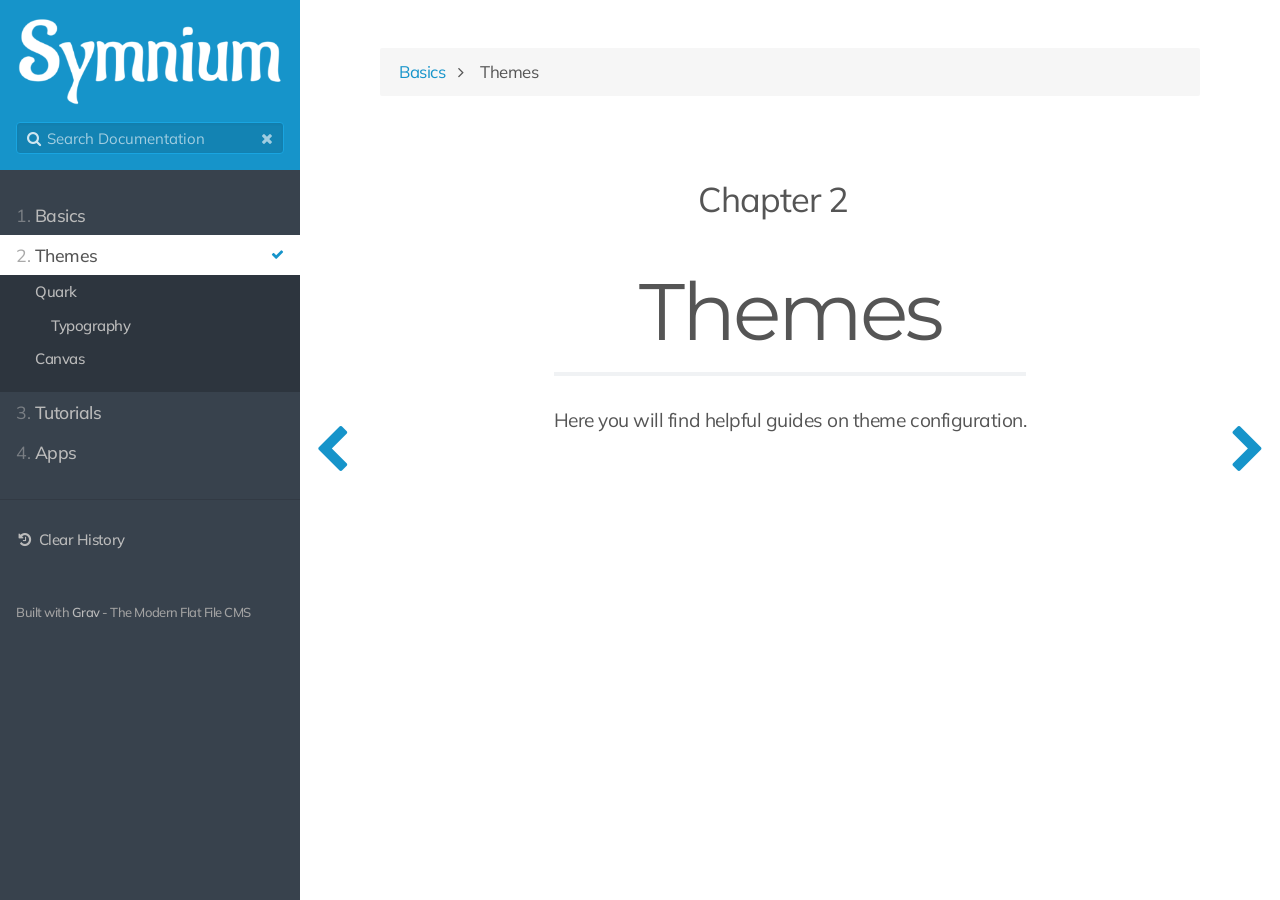
<file: themes.html>
<!DOCTYPE html>
<html lang="en">
<head>
    <meta charset="utf-8" />
    <title>Themes | JS-Docs</title>
        <meta name="generator" content="GravCMS" />
    <meta name="description" content="RTFM Skeleton" />
    <meta name="viewport" content="width=device-width, initial-scale=1, maximum-scale=1, user-scalable=no, shrink-to-fit=no" />
    <link rel="alternate" type="application/atom+xml" href="./feed:atom.html" title="Atom Feed" />
    <link rel="alternate" type="application/rss+xml" href="./feed:rss.html" title="RSS Feed" />
    <link rel="icon" type="image/png" href="user/themes/learn2/images/favicon.png">

                                            
            
                                                        
        <link href="user/themes/learn2/css-compiled/nucleus.css" type="text/css" rel="stylesheet">
<link href="user/themes/learn2/css-compiled/theme.css" type="text/css" rel="stylesheet">
<link href="user/themes/learn2/css/font-awesome.min.css" type="text/css" rel="stylesheet">
<link href="user/plugins/markdown-notices/assets/notices.css" type="text/css" rel="stylesheet">
<link href="user/plugins/breadcrumbs/css/breadcrumbs.css" type="text/css" rel="stylesheet">
<link href="user/plugins/highlight/css/learn.css" type="text/css" rel="stylesheet">
<link href="user/plugins/prism-highlight/css/prism.css" type="text/css" rel="stylesheet">
<link href="user/themes/learn2/css/featherlight.min.css" type="text/css" rel="stylesheet">

    <script src="system/assets/jquery/jquery-3.x.min.js"></script>
<script src="user/themes/learn2/js/modernizr.custom.71422.js"></script>
<script src="user/plugins/anchors/js/anchor.min.js"></script>
<script src="user/plugins/highlight/js/highlight.pack.js"></script>
<script src="user/themes/learn2/js/featherlight.min.js"></script>
<script src="user/themes/learn2/js/clipboard.min.js"></script>
<script src="user/themes/learn2/js/jquery.scrollbar.min.js"></script>
<script src="user/themes/learn2/js/learn.js"></script>
<script>
document.addEventListener('DOMContentLoaded', function() {
                    anchors.options = {
                        visible: 'hover',
                        placement: 'right',
                        
                        
                        truncate: 64
                    };
                    anchors.add('#body h2, #body h3, #body h4, #body h5');
                });
</script>
<script>
hljs.initHighlightingOnLoad();
</script>

  
</head>
<body class="searchbox-hidden " data-url="/themes">
        <nav id="sidebar">
        <div id="header-wrapper">
            <div id="header">
                <a id="logo" href="http://127.0.0.1/js-docs"><!--
<svg id="logo-svg" viewBox="0 0 444 102" style="background-color:#ffffff00" version="1.1"
	xmlns="http://www.w3.org/2000/svg" xmlns:xlink="http://www.w3.org/1999/xlink" xml:space="preserve"
	x="0px" y="0px" width="444px" height="80px"
>
	<path d="m87.503 53.977h-10.642c-1.616 0-2.93 1.315-2.93 2.936v20.418l-0.21 0.175c-6.263 5.278-14.182 8.18-22.297 8.18-19.144 0-34.719-15.559-34.719-34.685 0-19.128 15.575-34.684 34.719-34.684 7.444 0 14.562 2.353 20.587 6.811 1.169 0.865 2.792 0.746 3.822-0.28l7.588-7.58c0.592-0.588 0.901-1.406 0.853-2.24-0.046-0.834-0.448-1.607-1.104-2.127-9.016-7.1443-20.29-11.076-31.746-11.076-28.246 0.0001-51.228 22.958-51.228 51.176-0.0005 28.219 22.982 51.179 51.228 51.179 14.584 0 28.534-6.273 38.27-17.208 0.479-0.536 0.742-1.227 0.742-1.945v-26.114c0-1.621-1.314-2.936-2.933-2.936z"/>
	<path d="m443.52 4.529c-0.54-0.8206-1.47-1.3182-2.45-1.3182h-11.58c-1.17 0-2.23 0.6957-2.7 1.7704l-32.65 75.721-33.23-75.738c-0.47-1.0634-1.52-1.7532-2.68-1.7532h-11.62c-1 0-1.92 0.4976-2.46 1.3265-0.55 0.8288-0.64 1.8753-0.23 2.7832l40.25 91.732c0.47 1.068 1.53 1.758 2.69 1.758h14.66c1.17 0 2.23-0.71 2.7-1.775l39.54-91.734c0.39-0.9055 0.3-1.9466-0.24-2.772z"/>
	<path d="m291.34 4.9642c-0.47-1.0636-1.52-1.7534-2.69-1.7534h-14.65c-1.17 0-2.23 0.6957-2.7 1.7704l-39.54 91.735c-0.39 0.9-0.3 1.946 0.24 2.766 0.54 0.828 1.46 1.328 2.45 1.328h11.58c1.17 0 2.23-0.71 2.7-1.775l32.64-75.723 33.24 75.74c0.47 1.068 1.52 1.758 2.68 1.758h11.63c0.99 0 1.92-0.5 2.45-1.328 0.55-0.831 0.63-1.878 0.24-2.788l-40.27-91.73z"/>
	<path d="m185.34 67.248l0.64-0.306c11.56-5.583 19.04-17.434 19.04-30.196 0-18.491-15.06-33.535-33.58-33.535l-42.49-0.0002c-1.62 0-2.93 1.3153-2.93 2.933v91.726c0 1.624 1.31 2.94 2.93 2.94h10.64c1.62 0 2.94-1.316 2.94-2.94v-78.17h28.91c9.42 0 17.07 7.645 17.07 17.046 0 7.84-5.33 14.64-12.97 16.53-1.38 0.348-2.75 0.523-4.1 0.523h-10.64c-1.1 0-2.11 0.622-2.61 1.607-0.5 0.984-0.4 2.164 0.25 3.057l30.17 41.143c0.55 0.754 1.43 1.204 2.36 1.204h13.22c1.11 0 2.12-0.63 2.62-1.611 0.5-0.989 0.4-2.172-0.25-3.06l-21.22-28.891z"/>
</svg>
-->
<img src="user/themes/learn2/images/custom/logo.png"></a>
                <div class="searchbox">
    <label for="search-by"><i class="fa fa-search"></i></label>
    <input id="search-by" type="text" placeholder="Search Documentation"
           data-search-input="/js-docs/search.json/query"/>
    <span data-search-clear><i class="fa fa-close"></i></span>
</div>
            </div>
        </div>
        


<div class="scrollbar-inner">
    <div class="highlightable">
                    <ul class="topics">
                                
                                            <li class="dd-item" data-nav-id="/">
            <a href="index.html" >
                <i class="fa fa-check read-icon"></i>
                <span><b>1. </b>Basics</span>
            </a>
                        <ul>
                    
                                            <li class="dd-item" data-nav-id="/basics/overview">
            <a href="basics/overview.html" >
                <i class="fa fa-check read-icon"></i>
                <span><b></b>Overview</span>
            </a>
                    </li>
    
            </ul>
                    </li>
                            <li class="dd-item active" data-nav-id="/themes">
            <a href="themes.html" >
                <i class="fa fa-check read-icon"></i>
                <span><b>2. </b>Themes</span>
            </a>
                        <ul>
                    
                                            <li class="dd-item" data-nav-id="/themes/quark">
            <a href="themes/quark.html" >
                <i class="fa fa-check read-icon"></i>
                <span><b></b>Quark</span>
            </a>
                        <ul>
                    
                                            <li class="dd-item" data-nav-id="/themes/quark/typography">
            <a href="themes/quark/typography.html" >
                <i class="fa fa-check read-icon"></i>
                <span><b></b>Typography</span>
            </a>
                    </li>
    
            </ul>
                    </li>
                            <li class="dd-item" data-nav-id="/themes/canvas">
            <a href="themes/canvas.html" >
                <i class="fa fa-check read-icon"></i>
                <span><b></b>Canvas</span>
            </a>
                    </li>
    
            </ul>
                    </li>
                            <li class="dd-item" data-nav-id="/tutorials">
            <a href="tutorials.html" >
                <i class="fa fa-check read-icon"></i>
                <span><b>3. </b>Tutorials</span>
            </a>
                        <ul>
                    
                                            <li class="dd-item" data-nav-id="/tutorials/gantry ">
            <a href="tutorials/gantry&#32;.html" >
                <i class="fa fa-check read-icon"></i>
                <span><b></b>Gantry</span>
            </a>
                    </li>
                            <li class="dd-item" data-nav-id="/tutorials/joomla">
            <a href="tutorials/joomla.html" >
                <i class="fa fa-check read-icon"></i>
                <span><b></b>Joomla</span>
            </a>
                    </li>
                            <li class="dd-item" data-nav-id="/tutorials/lamp">
            <a href="tutorials/lamp.html" >
                <i class="fa fa-check read-icon"></i>
                <span><b></b>LAMP Stack</span>
            </a>
                    </li>
    
            </ul>
                    </li>
                            <li class="dd-item" data-nav-id="/apps">
            <a href="apps.html" >
                <i class="fa fa-check read-icon"></i>
                <span><b>4. </b>Apps</span>
            </a>
                        <ul>
                    
                                            <li class="dd-item" data-nav-id="/apps/flatpak">
            <a href="apps/flatpak.html" >
                <i class="fa fa-check read-icon"></i>
                <span><b></b>Flatpak</span>
            </a>
                    </li>
    
            </ul>
                    </li>
    
                            </ul>
                <hr />

        <a class="padding" href="themes.html#" data-clear-history-toggle><i
                    class="fa fa-fw fa-history"></i> Clear History</a><br/>

        <section id="footer">
            <p>Built with <a href="http://getgrav.org">Grav</a> - The Modern Flat File CMS</p>
        </section>
    </div>
</div>
    </nav>
    
        <section id="body">
        <div id="overlay"></div>

        <div class="padding highlightable">
            <a href="themes.html#" id="sidebar-toggle" data-sidebar-toggle><i class="fa fa-2x fa-bars"></i></a>

                        <div id="top-bar">
                
                                
<div id="breadcrumbs" itemscope itemtype="http://schema.org/BreadcrumbList">
            <span itemprop="itemListElement" itemscope itemtype="http://schema.org/ListItem">
                                    <a itemscope itemtype="http://schema.org/Thing" itemprop="item" href="index.html" itemid="/js-docs/">
                    <span itemprop="name">Basics</span>
                </a>
                        <i class="fa fa-angle-right"></i>
                <meta itemprop="position" content="1" />
    </span>
        <span itemprop="itemListElement" itemscope itemtype="http://schema.org/ListItem">
                                    <span itemscope itemtype="http://schema.org/Thing" itemprop="item" itemid="/js-docs/themes">
                    <span itemprop="name">Themes</span>
                </span>
                            <meta itemprop="position" content="2" />
    </span>
    </div>
                            </div>
            
            	<div id="chapter">
    	<div id="body-inner">
			<h3>Chapter 2</h3>
<h1>Themes</h1>
<p>Here you will find helpful guides on theme configuration.</p>
		</div>
    </div>

                                        
        </div>
        	<div id="navigation">
		    <a class="nav nav-prev" href="basics/overview.html"> <i class="fa fa-chevron-left"></i></a>
	
		    <a class="nav nav-next" href="themes/quark.html"><i class="fa fa-chevron-right"></i></a>
		</div>
    </section>
    
                
            <script src="user/plugins/simplesearch/js/simplesearch.js"></script>
<script src="user/plugins/prism-highlight/js/prism.js"></script>
<script>
var __prism_nodes = null;
__prism_nodes = document.querySelectorAll('pre:not([class*="language-"])');
__prism_nodes.forEach(function(node) { node.classList.add('language-txt'); });
</script>

     </body>
</html>
</file>
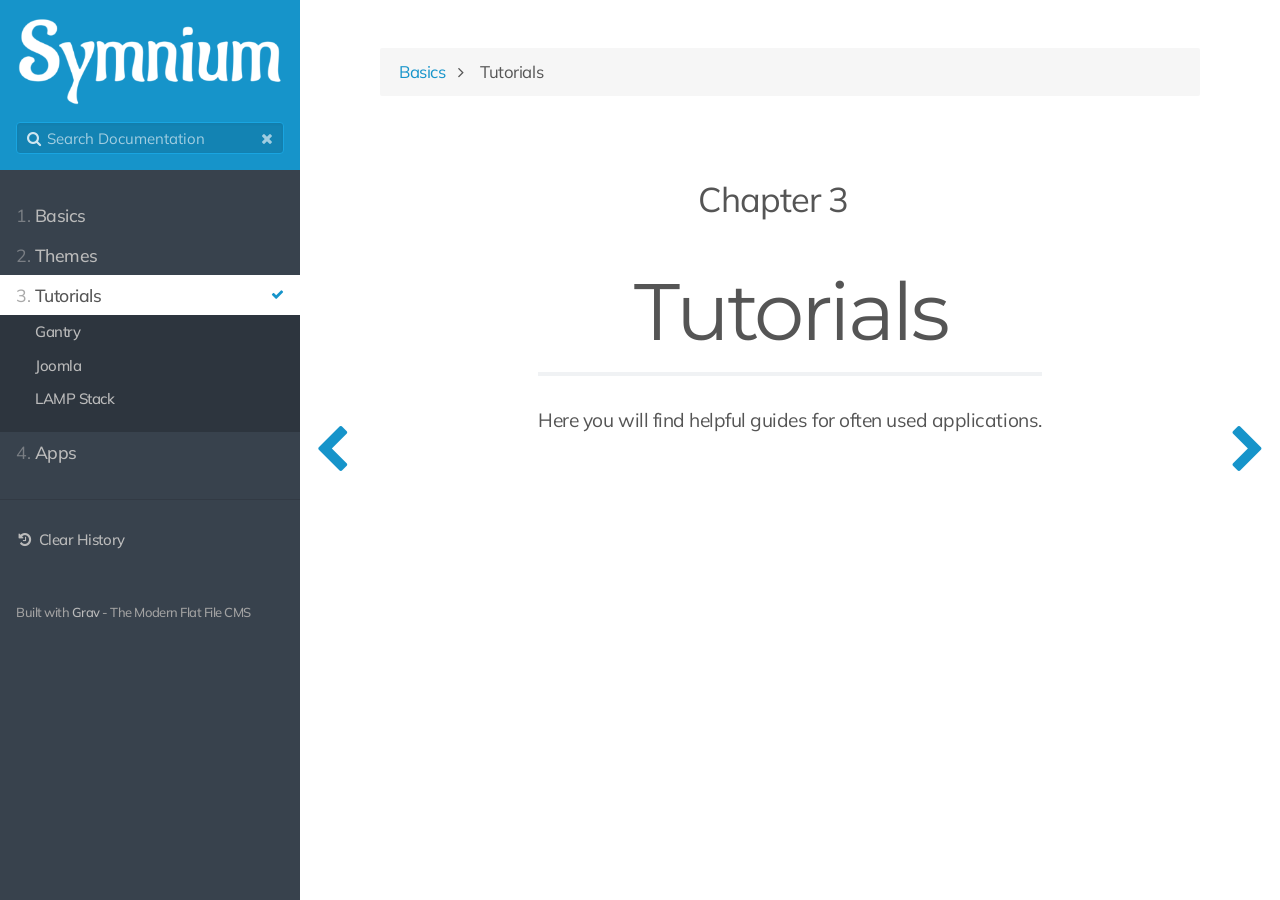
<file: tutorials.html>
<!DOCTYPE html>
<html lang="en">
<head>
    <meta charset="utf-8" />
    <title>Tutorials | JS-Docs</title>
        <meta name="generator" content="GravCMS" />
    <meta name="description" content="RTFM Skeleton" />
    <meta name="viewport" content="width=device-width, initial-scale=1, maximum-scale=1, user-scalable=no, shrink-to-fit=no" />
    <link rel="alternate" type="application/atom+xml" href="./feed:atom.html" title="Atom Feed" />
    <link rel="alternate" type="application/rss+xml" href="./feed:rss.html" title="RSS Feed" />
    <link rel="icon" type="image/png" href="user/themes/learn2/images/favicon.png">

                                            
            
                                                        
        <link href="user/themes/learn2/css-compiled/nucleus.css" type="text/css" rel="stylesheet">
<link href="user/themes/learn2/css-compiled/theme.css" type="text/css" rel="stylesheet">
<link href="user/themes/learn2/css/font-awesome.min.css" type="text/css" rel="stylesheet">
<link href="user/plugins/markdown-notices/assets/notices.css" type="text/css" rel="stylesheet">
<link href="user/plugins/breadcrumbs/css/breadcrumbs.css" type="text/css" rel="stylesheet">
<link href="user/plugins/highlight/css/learn.css" type="text/css" rel="stylesheet">
<link href="user/plugins/prism-highlight/css/prism.css" type="text/css" rel="stylesheet">
<link href="user/themes/learn2/css/featherlight.min.css" type="text/css" rel="stylesheet">

    <script src="system/assets/jquery/jquery-3.x.min.js"></script>
<script src="user/themes/learn2/js/modernizr.custom.71422.js"></script>
<script src="user/plugins/anchors/js/anchor.min.js"></script>
<script src="user/plugins/highlight/js/highlight.pack.js"></script>
<script src="user/themes/learn2/js/featherlight.min.js"></script>
<script src="user/themes/learn2/js/clipboard.min.js"></script>
<script src="user/themes/learn2/js/jquery.scrollbar.min.js"></script>
<script src="user/themes/learn2/js/learn.js"></script>
<script>
document.addEventListener('DOMContentLoaded', function() {
                    anchors.options = {
                        visible: 'hover',
                        placement: 'right',
                        
                        
                        truncate: 64
                    };
                    anchors.add('#body h2, #body h3, #body h4, #body h5');
                });
</script>
<script>
hljs.initHighlightingOnLoad();
</script>

  
</head>
<body class="searchbox-hidden " data-url="/tutorials">
        <nav id="sidebar">
        <div id="header-wrapper">
            <div id="header">
                <a id="logo" href="http://127.0.0.1/js-docs"><!--
<svg id="logo-svg" viewBox="0 0 444 102" style="background-color:#ffffff00" version="1.1"
	xmlns="http://www.w3.org/2000/svg" xmlns:xlink="http://www.w3.org/1999/xlink" xml:space="preserve"
	x="0px" y="0px" width="444px" height="80px"
>
	<path d="m87.503 53.977h-10.642c-1.616 0-2.93 1.315-2.93 2.936v20.418l-0.21 0.175c-6.263 5.278-14.182 8.18-22.297 8.18-19.144 0-34.719-15.559-34.719-34.685 0-19.128 15.575-34.684 34.719-34.684 7.444 0 14.562 2.353 20.587 6.811 1.169 0.865 2.792 0.746 3.822-0.28l7.588-7.58c0.592-0.588 0.901-1.406 0.853-2.24-0.046-0.834-0.448-1.607-1.104-2.127-9.016-7.1443-20.29-11.076-31.746-11.076-28.246 0.0001-51.228 22.958-51.228 51.176-0.0005 28.219 22.982 51.179 51.228 51.179 14.584 0 28.534-6.273 38.27-17.208 0.479-0.536 0.742-1.227 0.742-1.945v-26.114c0-1.621-1.314-2.936-2.933-2.936z"/>
	<path d="m443.52 4.529c-0.54-0.8206-1.47-1.3182-2.45-1.3182h-11.58c-1.17 0-2.23 0.6957-2.7 1.7704l-32.65 75.721-33.23-75.738c-0.47-1.0634-1.52-1.7532-2.68-1.7532h-11.62c-1 0-1.92 0.4976-2.46 1.3265-0.55 0.8288-0.64 1.8753-0.23 2.7832l40.25 91.732c0.47 1.068 1.53 1.758 2.69 1.758h14.66c1.17 0 2.23-0.71 2.7-1.775l39.54-91.734c0.39-0.9055 0.3-1.9466-0.24-2.772z"/>
	<path d="m291.34 4.9642c-0.47-1.0636-1.52-1.7534-2.69-1.7534h-14.65c-1.17 0-2.23 0.6957-2.7 1.7704l-39.54 91.735c-0.39 0.9-0.3 1.946 0.24 2.766 0.54 0.828 1.46 1.328 2.45 1.328h11.58c1.17 0 2.23-0.71 2.7-1.775l32.64-75.723 33.24 75.74c0.47 1.068 1.52 1.758 2.68 1.758h11.63c0.99 0 1.92-0.5 2.45-1.328 0.55-0.831 0.63-1.878 0.24-2.788l-40.27-91.73z"/>
	<path d="m185.34 67.248l0.64-0.306c11.56-5.583 19.04-17.434 19.04-30.196 0-18.491-15.06-33.535-33.58-33.535l-42.49-0.0002c-1.62 0-2.93 1.3153-2.93 2.933v91.726c0 1.624 1.31 2.94 2.93 2.94h10.64c1.62 0 2.94-1.316 2.94-2.94v-78.17h28.91c9.42 0 17.07 7.645 17.07 17.046 0 7.84-5.33 14.64-12.97 16.53-1.38 0.348-2.75 0.523-4.1 0.523h-10.64c-1.1 0-2.11 0.622-2.61 1.607-0.5 0.984-0.4 2.164 0.25 3.057l30.17 41.143c0.55 0.754 1.43 1.204 2.36 1.204h13.22c1.11 0 2.12-0.63 2.62-1.611 0.5-0.989 0.4-2.172-0.25-3.06l-21.22-28.891z"/>
</svg>
-->
<img src="user/themes/learn2/images/custom/logo.png"></a>
                <div class="searchbox">
    <label for="search-by"><i class="fa fa-search"></i></label>
    <input id="search-by" type="text" placeholder="Search Documentation"
           data-search-input="/js-docs/search.json/query"/>
    <span data-search-clear><i class="fa fa-close"></i></span>
</div>
            </div>
        </div>
        


<div class="scrollbar-inner">
    <div class="highlightable">
                    <ul class="topics">
                                
                                            <li class="dd-item" data-nav-id="/">
            <a href="index.html" >
                <i class="fa fa-check read-icon"></i>
                <span><b>1. </b>Basics</span>
            </a>
                        <ul>
                    
                                            <li class="dd-item" data-nav-id="/basics/overview">
            <a href="basics/overview.html" >
                <i class="fa fa-check read-icon"></i>
                <span><b></b>Overview</span>
            </a>
                    </li>
    
            </ul>
                    </li>
                            <li class="dd-item" data-nav-id="/themes">
            <a href="themes.html" >
                <i class="fa fa-check read-icon"></i>
                <span><b>2. </b>Themes</span>
            </a>
                        <ul>
                    
                                            <li class="dd-item" data-nav-id="/themes/quark">
            <a href="themes/quark.html" >
                <i class="fa fa-check read-icon"></i>
                <span><b></b>Quark</span>
            </a>
                        <ul>
                    
                                            <li class="dd-item" data-nav-id="/themes/quark/typography">
            <a href="themes/quark/typography.html" >
                <i class="fa fa-check read-icon"></i>
                <span><b></b>Typography</span>
            </a>
                    </li>
    
            </ul>
                    </li>
                            <li class="dd-item" data-nav-id="/themes/canvas">
            <a href="themes/canvas.html" >
                <i class="fa fa-check read-icon"></i>
                <span><b></b>Canvas</span>
            </a>
                    </li>
    
            </ul>
                    </li>
                            <li class="dd-item active" data-nav-id="/tutorials">
            <a href="tutorials.html" >
                <i class="fa fa-check read-icon"></i>
                <span><b>3. </b>Tutorials</span>
            </a>
                        <ul>
                    
                                            <li class="dd-item" data-nav-id="/tutorials/gantry ">
            <a href="tutorials/gantry&#32;.html" >
                <i class="fa fa-check read-icon"></i>
                <span><b></b>Gantry</span>
            </a>
                    </li>
                            <li class="dd-item" data-nav-id="/tutorials/joomla">
            <a href="tutorials/joomla.html" >
                <i class="fa fa-check read-icon"></i>
                <span><b></b>Joomla</span>
            </a>
                    </li>
                            <li class="dd-item" data-nav-id="/tutorials/lamp">
            <a href="tutorials/lamp.html" >
                <i class="fa fa-check read-icon"></i>
                <span><b></b>LAMP Stack</span>
            </a>
                    </li>
    
            </ul>
                    </li>
                            <li class="dd-item" data-nav-id="/apps">
            <a href="apps.html" >
                <i class="fa fa-check read-icon"></i>
                <span><b>4. </b>Apps</span>
            </a>
                        <ul>
                    
                                            <li class="dd-item" data-nav-id="/apps/flatpak">
            <a href="apps/flatpak.html" >
                <i class="fa fa-check read-icon"></i>
                <span><b></b>Flatpak</span>
            </a>
                    </li>
    
            </ul>
                    </li>
    
                            </ul>
                <hr />

        <a class="padding" href="tutorials.html#" data-clear-history-toggle><i
                    class="fa fa-fw fa-history"></i> Clear History</a><br/>

        <section id="footer">
            <p>Built with <a href="http://getgrav.org">Grav</a> - The Modern Flat File CMS</p>
        </section>
    </div>
</div>
    </nav>
    
        <section id="body">
        <div id="overlay"></div>

        <div class="padding highlightable">
            <a href="tutorials.html#" id="sidebar-toggle" data-sidebar-toggle><i class="fa fa-2x fa-bars"></i></a>

                        <div id="top-bar">
                
                                
<div id="breadcrumbs" itemscope itemtype="http://schema.org/BreadcrumbList">
            <span itemprop="itemListElement" itemscope itemtype="http://schema.org/ListItem">
                                    <a itemscope itemtype="http://schema.org/Thing" itemprop="item" href="index.html" itemid="/js-docs/">
                    <span itemprop="name">Basics</span>
                </a>
                        <i class="fa fa-angle-right"></i>
                <meta itemprop="position" content="1" />
    </span>
        <span itemprop="itemListElement" itemscope itemtype="http://schema.org/ListItem">
                                    <span itemscope itemtype="http://schema.org/Thing" itemprop="item" itemid="/js-docs/tutorials">
                    <span itemprop="name">Tutorials</span>
                </span>
                            <meta itemprop="position" content="2" />
    </span>
    </div>
                            </div>
            
            	<div id="chapter">
    	<div id="body-inner">
			<h3>Chapter 3</h3>
<h1>Tutorials</h1>
<p>Here you will find helpful guides for often used applications.</p>
		</div>
    </div>

                                        
        </div>
        	<div id="navigation">
		    <a class="nav nav-prev" href="themes/canvas.html"> <i class="fa fa-chevron-left"></i></a>
	
		    <a class="nav nav-next" href="tutorials/gantry&#32;.html"><i class="fa fa-chevron-right"></i></a>
		</div>
    </section>
    
                
            <script src="user/plugins/simplesearch/js/simplesearch.js"></script>
<script src="user/plugins/prism-highlight/js/prism.js"></script>
<script>
var __prism_nodes = null;
__prism_nodes = document.querySelectorAll('pre:not([class*="language-"])');
__prism_nodes.forEach(function(node) { node.classList.add('language-txt'); });
</script>

     </body>
</html>
</file>
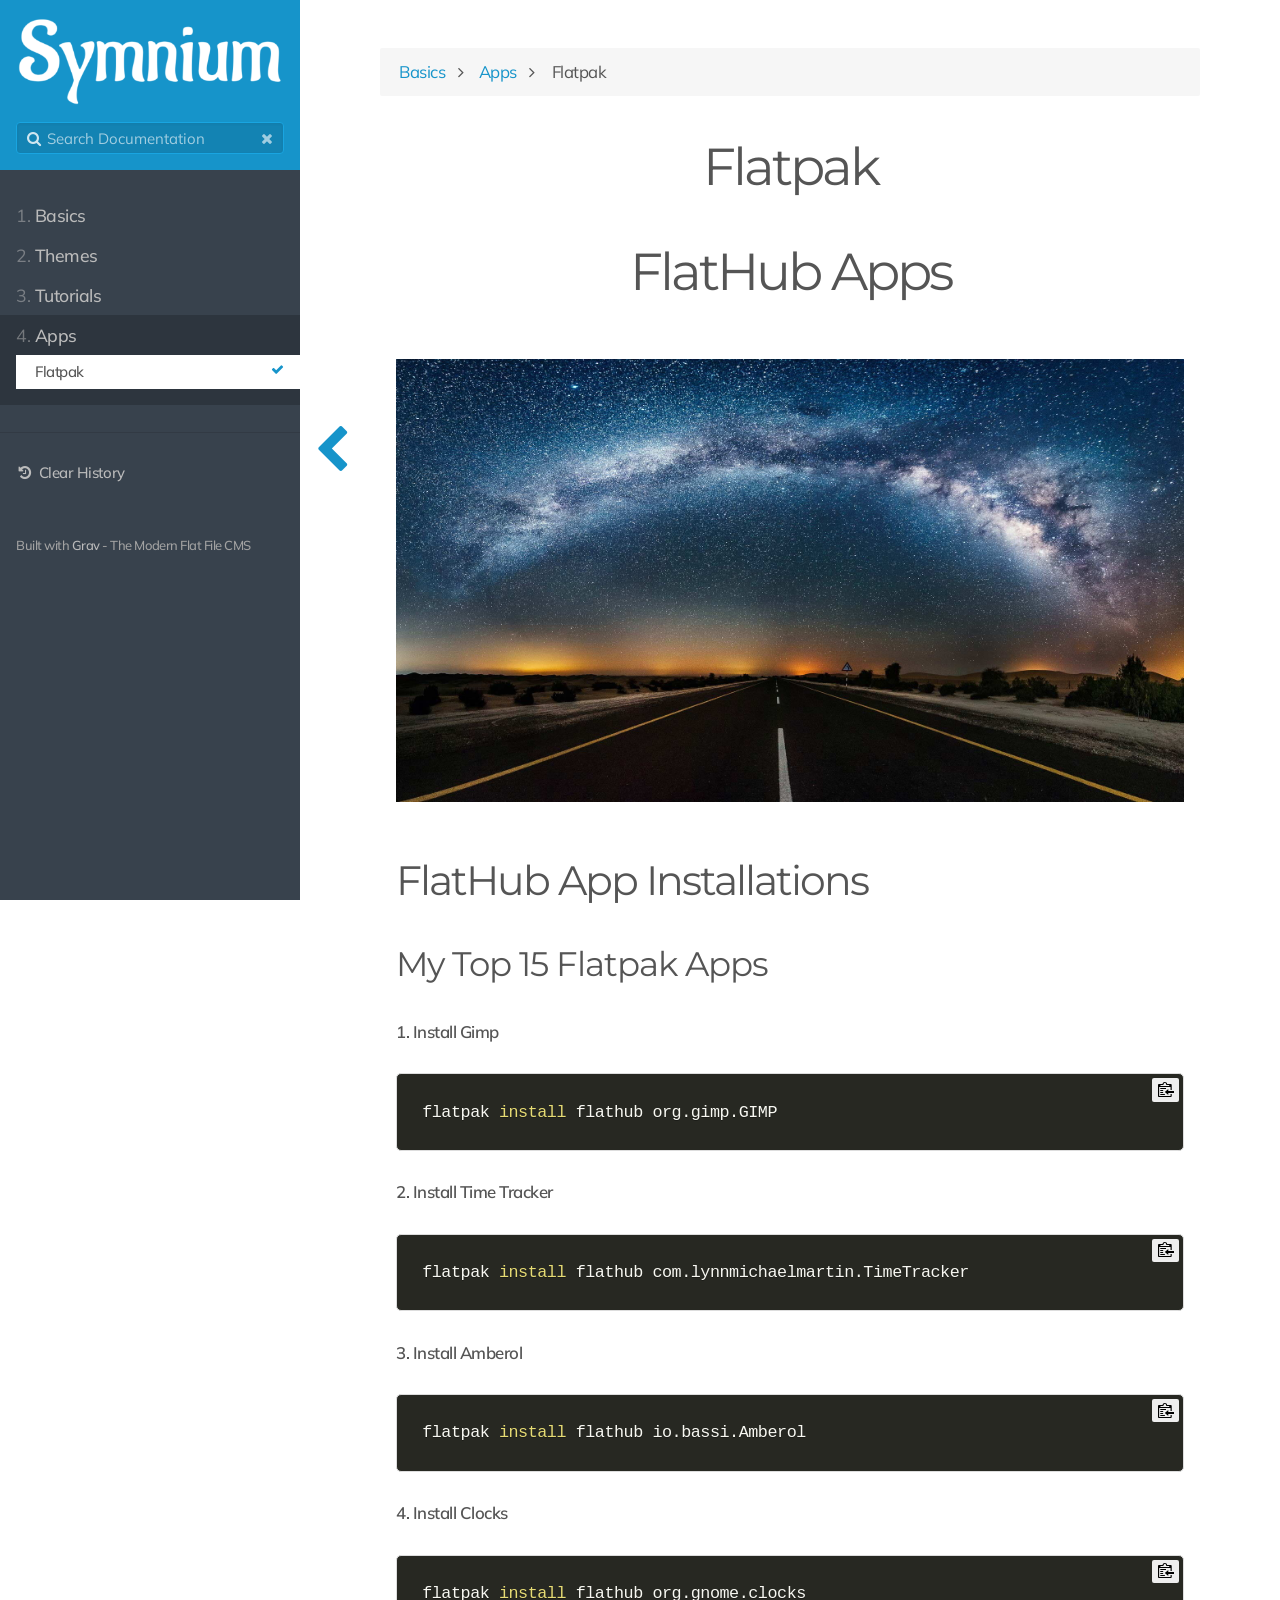
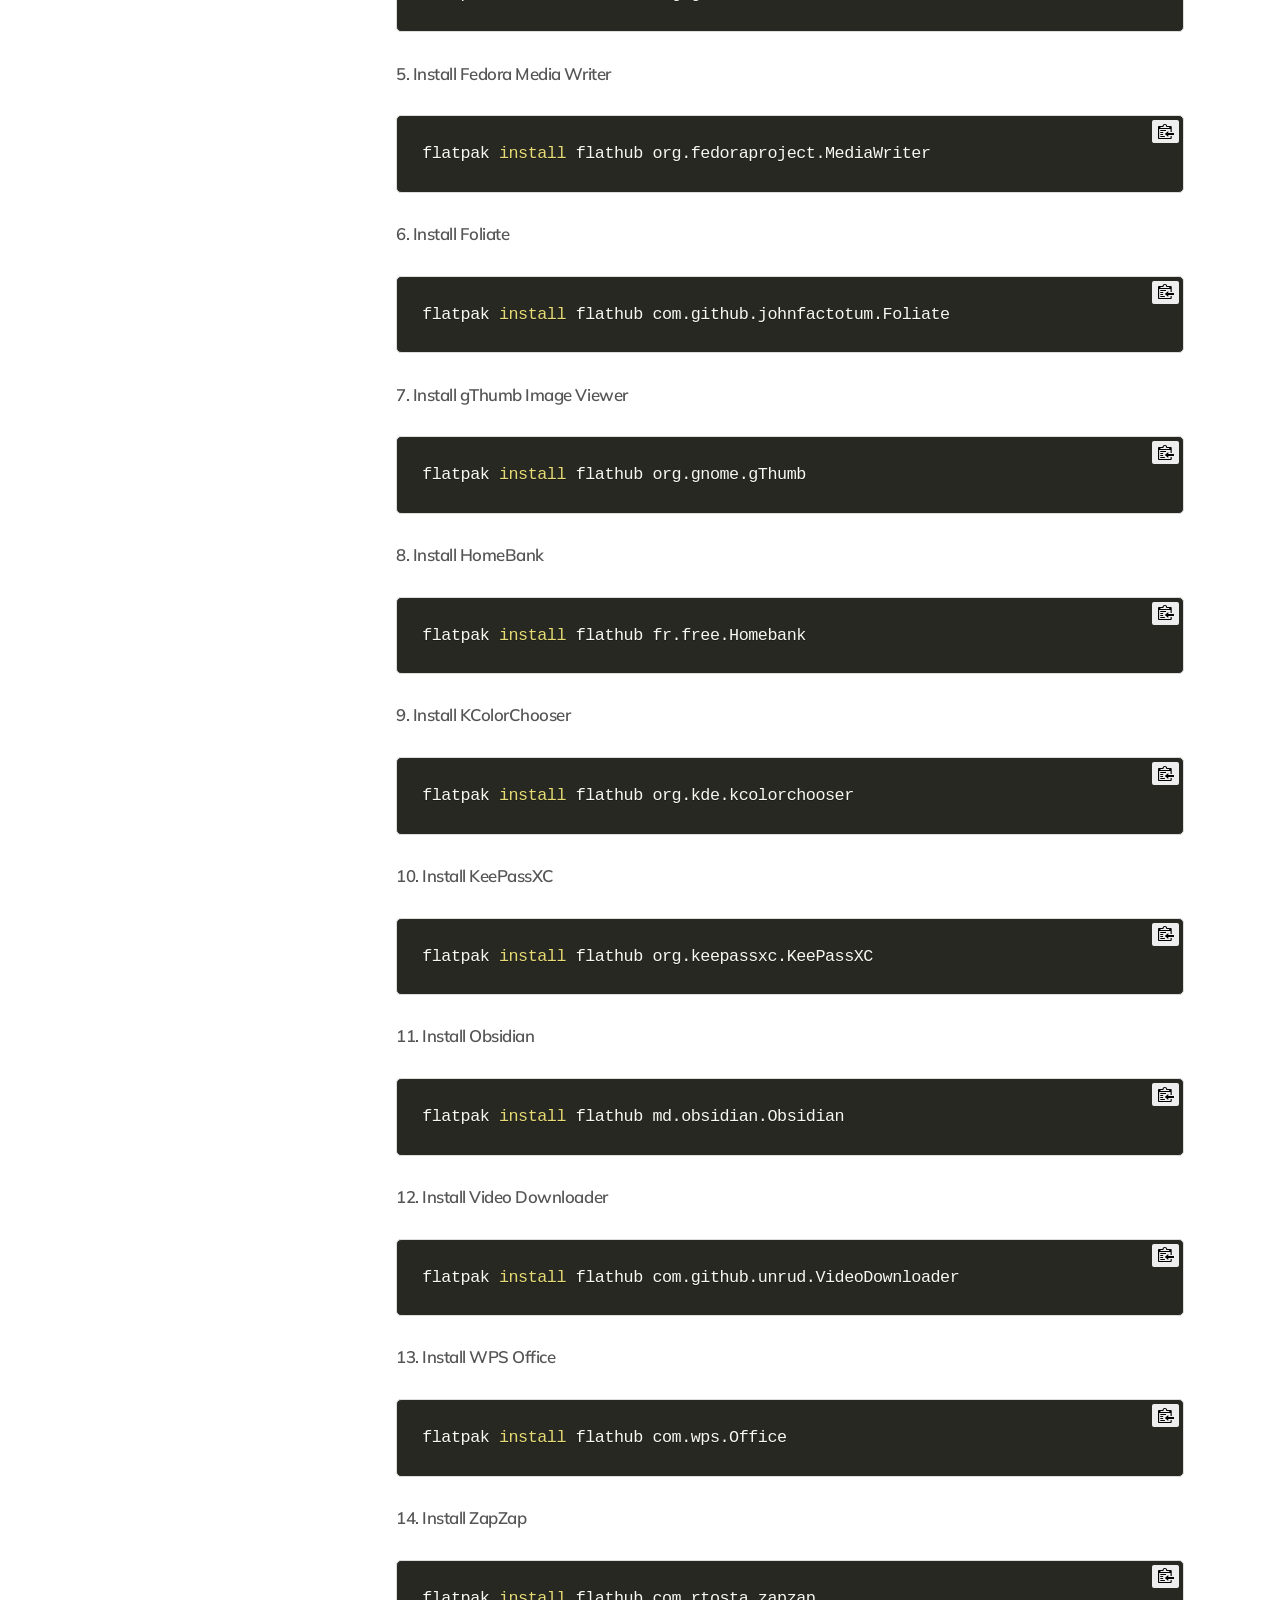
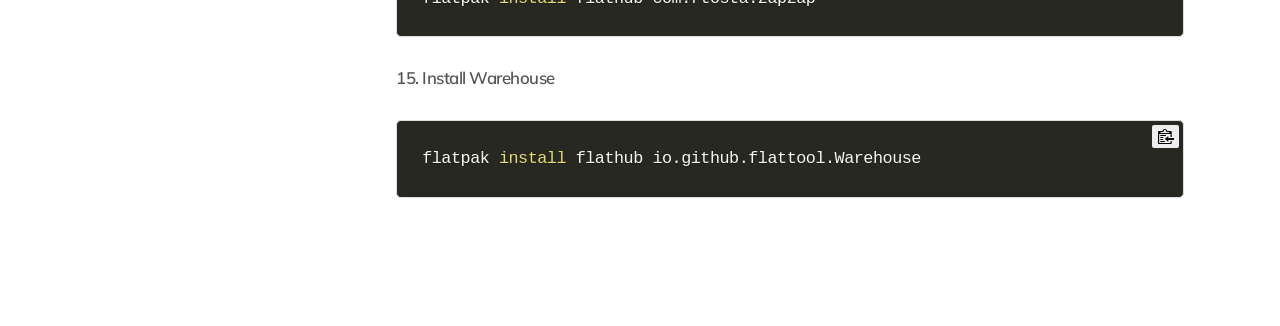
<file: apps/flatpak.html>
<!DOCTYPE html>
<html lang="en">
<head>
    <meta charset="utf-8" />
    <title>Flatpak | JS-Docs</title>
        <meta name="generator" content="GravCMS" />
    <meta name="description" content="RTFM Skeleton" />
    <meta name="viewport" content="width=device-width, initial-scale=1, maximum-scale=1, user-scalable=no, shrink-to-fit=no" />
    <link rel="alternate" type="application/atom+xml" href="../feed:atom.html" title="Atom Feed" />
    <link rel="alternate" type="application/rss+xml" href="../feed:rss.html" title="RSS Feed" />
    <link rel="icon" type="image/png" href="../user/themes/learn2/images/favicon.png">

                                            
            
                                                        
        <link href="../user/themes/learn2/css-compiled/nucleus.css" type="text/css" rel="stylesheet">
<link href="../user/themes/learn2/css-compiled/theme.css" type="text/css" rel="stylesheet">
<link href="../user/themes/learn2/css/font-awesome.min.css" type="text/css" rel="stylesheet">
<link href="../user/plugins/markdown-notices/assets/notices.css" type="text/css" rel="stylesheet">
<link href="../user/plugins/breadcrumbs/css/breadcrumbs.css" type="text/css" rel="stylesheet">
<link href="../user/plugins/highlight/css/learn.css" type="text/css" rel="stylesheet">
<link href="../user/plugins/prism-highlight/css/prism.css" type="text/css" rel="stylesheet">
<link href="../user/themes/learn2/css/featherlight.min.css" type="text/css" rel="stylesheet">

    <script src="../system/assets/jquery/jquery-3.x.min.js"></script>
<script src="../user/themes/learn2/js/modernizr.custom.71422.js"></script>
<script src="../user/plugins/anchors/js/anchor.min.js"></script>
<script src="../user/plugins/highlight/js/highlight.pack.js"></script>
<script src="../user/themes/learn2/js/featherlight.min.js"></script>
<script src="../user/themes/learn2/js/clipboard.min.js"></script>
<script src="../user/themes/learn2/js/jquery.scrollbar.min.js"></script>
<script src="../user/themes/learn2/js/learn.js"></script>
<script>
document.addEventListener('DOMContentLoaded', function() {
                    anchors.options = {
                        visible: 'hover',
                        placement: 'right',
                        
                        
                        truncate: 64
                    };
                    anchors.add('#body h2, #body h3, #body h4, #body h5');
                });
</script>
<script>
hljs.initHighlightingOnLoad();
</script>

  
</head>
<body class="searchbox-hidden " data-url="/apps/flatpak">
        <nav id="sidebar">
        <div id="header-wrapper">
            <div id="header">
                <a id="logo" href="http://127.0.0.1/js-docs"><!--
<svg id="logo-svg" viewBox="0 0 444 102" style="background-color:#ffffff00" version="1.1"
	xmlns="http://www.w3.org/2000/svg" xmlns:xlink="http://www.w3.org/1999/xlink" xml:space="preserve"
	x="0px" y="0px" width="444px" height="80px"
>
	<path d="m87.503 53.977h-10.642c-1.616 0-2.93 1.315-2.93 2.936v20.418l-0.21 0.175c-6.263 5.278-14.182 8.18-22.297 8.18-19.144 0-34.719-15.559-34.719-34.685 0-19.128 15.575-34.684 34.719-34.684 7.444 0 14.562 2.353 20.587 6.811 1.169 0.865 2.792 0.746 3.822-0.28l7.588-7.58c0.592-0.588 0.901-1.406 0.853-2.24-0.046-0.834-0.448-1.607-1.104-2.127-9.016-7.1443-20.29-11.076-31.746-11.076-28.246 0.0001-51.228 22.958-51.228 51.176-0.0005 28.219 22.982 51.179 51.228 51.179 14.584 0 28.534-6.273 38.27-17.208 0.479-0.536 0.742-1.227 0.742-1.945v-26.114c0-1.621-1.314-2.936-2.933-2.936z"/>
	<path d="m443.52 4.529c-0.54-0.8206-1.47-1.3182-2.45-1.3182h-11.58c-1.17 0-2.23 0.6957-2.7 1.7704l-32.65 75.721-33.23-75.738c-0.47-1.0634-1.52-1.7532-2.68-1.7532h-11.62c-1 0-1.92 0.4976-2.46 1.3265-0.55 0.8288-0.64 1.8753-0.23 2.7832l40.25 91.732c0.47 1.068 1.53 1.758 2.69 1.758h14.66c1.17 0 2.23-0.71 2.7-1.775l39.54-91.734c0.39-0.9055 0.3-1.9466-0.24-2.772z"/>
	<path d="m291.34 4.9642c-0.47-1.0636-1.52-1.7534-2.69-1.7534h-14.65c-1.17 0-2.23 0.6957-2.7 1.7704l-39.54 91.735c-0.39 0.9-0.3 1.946 0.24 2.766 0.54 0.828 1.46 1.328 2.45 1.328h11.58c1.17 0 2.23-0.71 2.7-1.775l32.64-75.723 33.24 75.74c0.47 1.068 1.52 1.758 2.68 1.758h11.63c0.99 0 1.92-0.5 2.45-1.328 0.55-0.831 0.63-1.878 0.24-2.788l-40.27-91.73z"/>
	<path d="m185.34 67.248l0.64-0.306c11.56-5.583 19.04-17.434 19.04-30.196 0-18.491-15.06-33.535-33.58-33.535l-42.49-0.0002c-1.62 0-2.93 1.3153-2.93 2.933v91.726c0 1.624 1.31 2.94 2.93 2.94h10.64c1.62 0 2.94-1.316 2.94-2.94v-78.17h28.91c9.42 0 17.07 7.645 17.07 17.046 0 7.84-5.33 14.64-12.97 16.53-1.38 0.348-2.75 0.523-4.1 0.523h-10.64c-1.1 0-2.11 0.622-2.61 1.607-0.5 0.984-0.4 2.164 0.25 3.057l30.17 41.143c0.55 0.754 1.43 1.204 2.36 1.204h13.22c1.11 0 2.12-0.63 2.62-1.611 0.5-0.989 0.4-2.172-0.25-3.06l-21.22-28.891z"/>
</svg>
-->
<img src="../user/themes/learn2/images/custom/logo.png"></a>
                <div class="searchbox">
    <label for="search-by"><i class="fa fa-search"></i></label>
    <input id="search-by" type="text" placeholder="Search Documentation"
           data-search-input="/js-docs/search.json/query"/>
    <span data-search-clear><i class="fa fa-close"></i></span>
</div>
            </div>
        </div>
        


<div class="scrollbar-inner">
    <div class="highlightable">
                    <ul class="topics">
                                
                                            <li class="dd-item" data-nav-id="/">
            <a href="../index.html" >
                <i class="fa fa-check read-icon"></i>
                <span><b>1. </b>Basics</span>
            </a>
                        <ul>
                    
                                            <li class="dd-item" data-nav-id="/basics/overview">
            <a href="../basics/overview.html" >
                <i class="fa fa-check read-icon"></i>
                <span><b></b>Overview</span>
            </a>
                    </li>
    
            </ul>
                    </li>
                            <li class="dd-item" data-nav-id="/themes">
            <a href="../themes.html" >
                <i class="fa fa-check read-icon"></i>
                <span><b>2. </b>Themes</span>
            </a>
                        <ul>
                    
                                            <li class="dd-item" data-nav-id="/themes/quark">
            <a href="../themes/quark.html" >
                <i class="fa fa-check read-icon"></i>
                <span><b></b>Quark</span>
            </a>
                        <ul>
                    
                                            <li class="dd-item" data-nav-id="/themes/quark/typography">
            <a href="../themes/quark/typography.html" >
                <i class="fa fa-check read-icon"></i>
                <span><b></b>Typography</span>
            </a>
                    </li>
    
            </ul>
                    </li>
                            <li class="dd-item" data-nav-id="/themes/canvas">
            <a href="../themes/canvas.html" >
                <i class="fa fa-check read-icon"></i>
                <span><b></b>Canvas</span>
            </a>
                    </li>
    
            </ul>
                    </li>
                            <li class="dd-item" data-nav-id="/tutorials">
            <a href="../tutorials.html" >
                <i class="fa fa-check read-icon"></i>
                <span><b>3. </b>Tutorials</span>
            </a>
                        <ul>
                    
                                            <li class="dd-item" data-nav-id="/tutorials/gantry ">
            <a href="../tutorials/gantry&#32;.html" >
                <i class="fa fa-check read-icon"></i>
                <span><b></b>Gantry</span>
            </a>
                    </li>
                            <li class="dd-item" data-nav-id="/tutorials/joomla">
            <a href="../tutorials/joomla.html" >
                <i class="fa fa-check read-icon"></i>
                <span><b></b>Joomla</span>
            </a>
                    </li>
                            <li class="dd-item" data-nav-id="/tutorials/lamp">
            <a href="../tutorials/lamp.html" >
                <i class="fa fa-check read-icon"></i>
                <span><b></b>LAMP Stack</span>
            </a>
                    </li>
    
            </ul>
                    </li>
                            <li class="dd-item parent" data-nav-id="/apps">
            <a href="../apps.html" >
                <i class="fa fa-check read-icon"></i>
                <span><b>4. </b>Apps</span>
            </a>
                        <ul>
                    
                                            <li class="dd-item active" data-nav-id="/apps/flatpak">
            <a href="flatpak.html" >
                <i class="fa fa-check read-icon"></i>
                <span><b></b>Flatpak</span>
            </a>
                    </li>
    
            </ul>
                    </li>
    
                            </ul>
                <hr />

        <a class="padding" href="flatpak.html#" data-clear-history-toggle><i
                    class="fa fa-fw fa-history"></i> Clear History</a><br/>

        <section id="footer">
            <p>Built with <a href="http://getgrav.org">Grav</a> - The Modern Flat File CMS</p>
        </section>
    </div>
</div>
    </nav>
    
        <section id="body">
        <div id="overlay"></div>

        <div class="padding highlightable">
            <a href="flatpak.html#" id="sidebar-toggle" data-sidebar-toggle><i class="fa fa-2x fa-bars"></i></a>

                        <div id="top-bar">
                
                                
<div id="breadcrumbs" itemscope itemtype="http://schema.org/BreadcrumbList">
            <span itemprop="itemListElement" itemscope itemtype="http://schema.org/ListItem">
                                    <a itemscope itemtype="http://schema.org/Thing" itemprop="item" href="../index.html" itemid="/js-docs/">
                    <span itemprop="name">Basics</span>
                </a>
                        <i class="fa fa-angle-right"></i>
                <meta itemprop="position" content="1" />
    </span>
        <span itemprop="itemListElement" itemscope itemtype="http://schema.org/ListItem">
                                    <a itemscope itemtype="http://schema.org/Thing" itemprop="item" href="../apps.html" itemid="/js-docs/apps">
                    <span itemprop="name">Apps</span>
                </a>
                        <i class="fa fa-angle-right"></i>
                <meta itemprop="position" content="2" />
    </span>
        <span itemprop="itemListElement" itemscope itemtype="http://schema.org/ListItem">
                                    <span itemscope itemtype="http://schema.org/Thing" itemprop="item" itemid="/js-docs/apps/flatpak">
                    <span itemprop="name">Flatpak</span>
                </span>
                            <meta itemprop="position" content="3" />
    </span>
    </div>
                            </div>
            
                <div id="body-inner">
    <h1>Flatpak</h1>
    <p>
    	<h1>FlatHub Apps</h1>
<p><img alt="background image" src="../user/pages/04.apps/01.flatpak/img.jpg" /></p>
<h2>FlatHub App Installations</h2>
<h3>My Top 15 Flatpak Apps</h3>
<p><strong>1. Install Gimp</strong></p>
<pre><code class="language-bash">flatpak install flathub org.gimp.GIMP</code></pre>
<p><strong>2. Install Time Tracker</strong></p>
<pre><code class="language-bash">flatpak install flathub com.lynnmichaelmartin.TimeTracker</code></pre>
<p><strong>3. Install Amberol</strong></p>
<pre><code class="language-bash">flatpak install flathub io.bassi.Amberol</code></pre>
<p><strong>4. Install Clocks</strong></p>
<pre><code class="language-bash">flatpak install flathub org.gnome.clocks</code></pre>
<p><strong>5. Install Fedora Media Writer</strong></p>
<pre><code class="language-bash">flatpak install flathub org.fedoraproject.MediaWriter</code></pre>
<p><strong>6. Install Foliate</strong></p>
<pre><code class="language-bash">flatpak install flathub com.github.johnfactotum.Foliate</code></pre>
<p><strong>7. Install gThumb Image Viewer</strong></p>
<pre><code class="language-bash">flatpak install flathub org.gnome.gThumb</code></pre>
<p><strong>8. Install HomeBank</strong></p>
<pre><code class="language-bash">flatpak install flathub fr.free.Homebank</code></pre>
<p><strong>9. Install KColorChooser</strong></p>
<pre><code class="language-bash">flatpak install flathub org.kde.kcolorchooser</code></pre>
<p><strong>10. Install KeePassXC</strong></p>
<pre><code class="language-bash">flatpak install flathub org.keepassxc.KeePassXC</code></pre>
<p><strong>11. Install Obsidian</strong></p>
<pre><code class="language-bash">flatpak install flathub md.obsidian.Obsidian</code></pre>
<p><strong>12. Install Video Downloader</strong></p>
<pre><code class="language-bash">flatpak install flathub com.github.unrud.VideoDownloader</code></pre>
<p><strong>13. Install WPS Office</strong></p>
<pre><code class="language-bash">flatpak install flathub com.wps.Office</code></pre>
<p><strong>14. Install ZapZap</strong></p>
<pre><code class="language-bash">flatpak install flathub com.rtosta.zapzap</code></pre>
<p><strong>15. Install Warehouse</strong></p>
<pre><code class="language-bash">flatpak install flathub io.github.flattool.Warehouse</code></pre>
    </p>
</div>

                                        
        </div>
        	<div id="navigation">
		    <a class="nav nav-prev" href="../apps.html"> <i class="fa fa-chevron-left"></i></a>
	
		</div>
    </section>
    
                
            <script src="../user/plugins/simplesearch/js/simplesearch.js"></script>
<script src="../user/plugins/prism-highlight/js/prism.js"></script>
<script>
var __prism_nodes = null;
__prism_nodes = document.querySelectorAll('pre:not([class*="language-"])');
__prism_nodes.forEach(function(node) { node.classList.add('language-txt'); });
</script>

     </body>
</html>
</file>
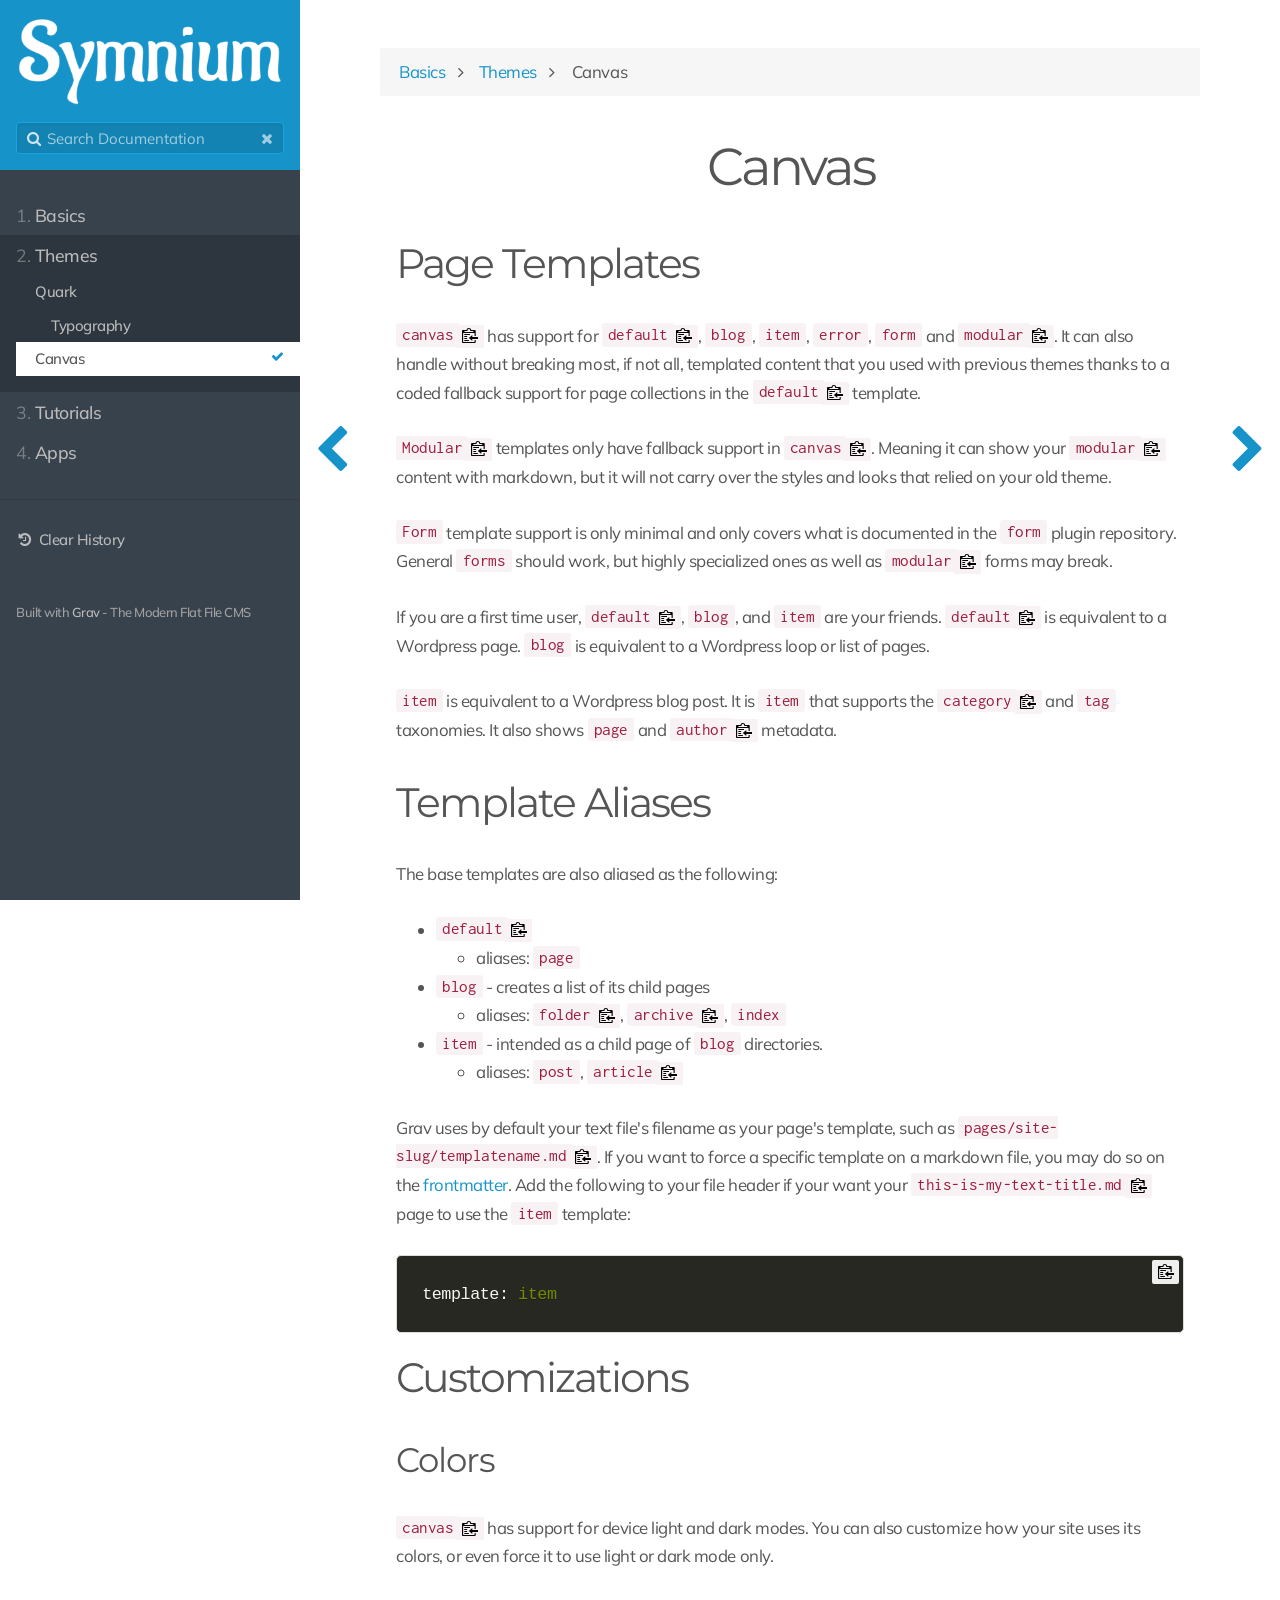
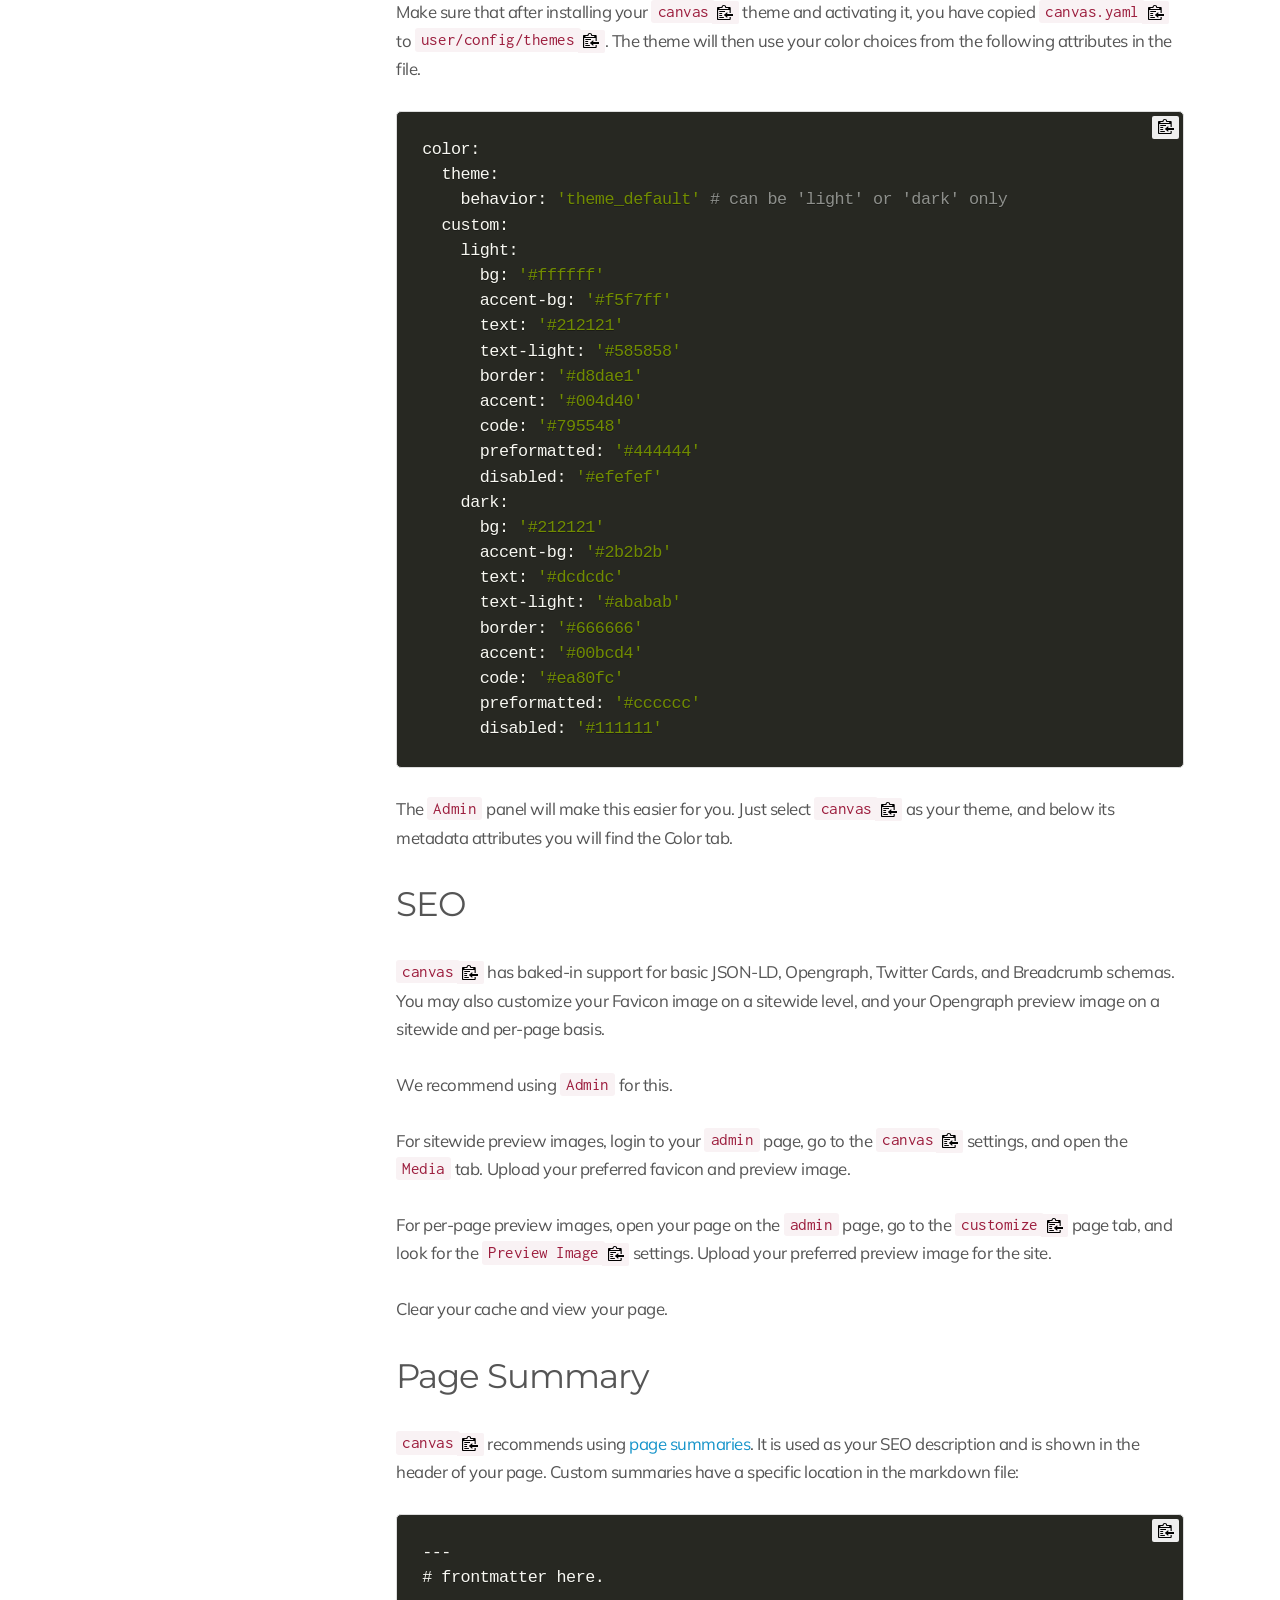
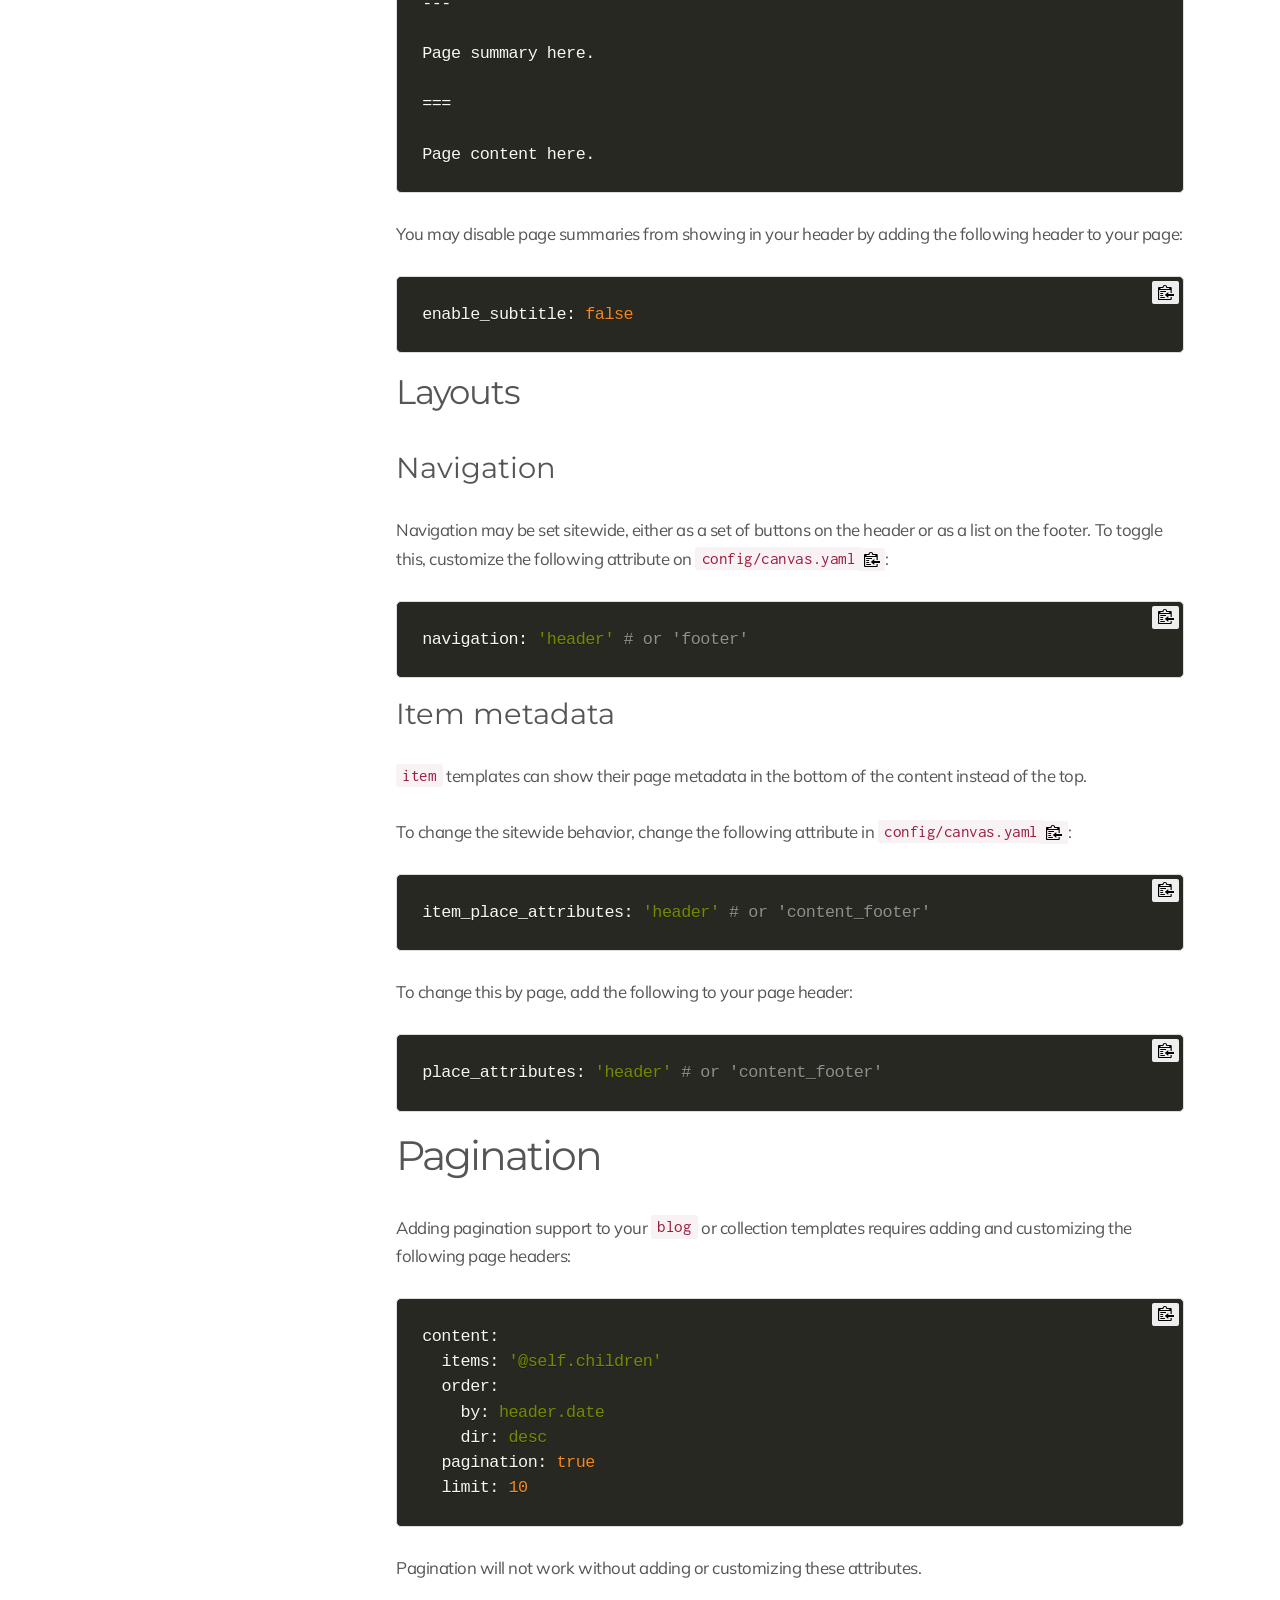
<file: themes/canvas.html>
<!DOCTYPE html>
<html lang="en">
<head>
    <meta charset="utf-8" />
    <title>Canvas | JS-Docs</title>
        <meta name="generator" content="GravCMS" />
    <meta name="description" content="RTFM Skeleton" />
    <meta name="viewport" content="width=device-width, initial-scale=1, maximum-scale=1, user-scalable=no, shrink-to-fit=no" />
    <link rel="alternate" type="application/atom+xml" href="../feed:atom.html" title="Atom Feed" />
    <link rel="alternate" type="application/rss+xml" href="../feed:rss.html" title="RSS Feed" />
    <link rel="icon" type="image/png" href="../user/themes/learn2/images/favicon.png">

                                            
            
                                                        
        <link href="../user/themes/learn2/css-compiled/nucleus.css" type="text/css" rel="stylesheet">
<link href="../user/themes/learn2/css-compiled/theme.css" type="text/css" rel="stylesheet">
<link href="../user/themes/learn2/css/font-awesome.min.css" type="text/css" rel="stylesheet">
<link href="../user/plugins/markdown-notices/assets/notices.css" type="text/css" rel="stylesheet">
<link href="../user/plugins/breadcrumbs/css/breadcrumbs.css" type="text/css" rel="stylesheet">
<link href="../user/plugins/highlight/css/learn.css" type="text/css" rel="stylesheet">
<link href="../user/plugins/prism-highlight/css/prism.css" type="text/css" rel="stylesheet">
<link href="../user/themes/learn2/css/featherlight.min.css" type="text/css" rel="stylesheet">

    <script src="../system/assets/jquery/jquery-3.x.min.js"></script>
<script src="../user/themes/learn2/js/modernizr.custom.71422.js"></script>
<script src="../user/plugins/anchors/js/anchor.min.js"></script>
<script src="../user/plugins/highlight/js/highlight.pack.js"></script>
<script src="../user/themes/learn2/js/featherlight.min.js"></script>
<script src="../user/themes/learn2/js/clipboard.min.js"></script>
<script src="../user/themes/learn2/js/jquery.scrollbar.min.js"></script>
<script src="../user/themes/learn2/js/learn.js"></script>
<script>
document.addEventListener('DOMContentLoaded', function() {
                    anchors.options = {
                        visible: 'hover',
                        placement: 'right',
                        
                        
                        truncate: 64
                    };
                    anchors.add('#body h2, #body h3, #body h4, #body h5');
                });
</script>
<script>
hljs.initHighlightingOnLoad();
</script>

  
</head>
<body class="searchbox-hidden " data-url="/themes/canvas">
        <nav id="sidebar">
        <div id="header-wrapper">
            <div id="header">
                <a id="logo" href="http://127.0.0.1/js-docs"><!--
<svg id="logo-svg" viewBox="0 0 444 102" style="background-color:#ffffff00" version="1.1"
	xmlns="http://www.w3.org/2000/svg" xmlns:xlink="http://www.w3.org/1999/xlink" xml:space="preserve"
	x="0px" y="0px" width="444px" height="80px"
>
	<path d="m87.503 53.977h-10.642c-1.616 0-2.93 1.315-2.93 2.936v20.418l-0.21 0.175c-6.263 5.278-14.182 8.18-22.297 8.18-19.144 0-34.719-15.559-34.719-34.685 0-19.128 15.575-34.684 34.719-34.684 7.444 0 14.562 2.353 20.587 6.811 1.169 0.865 2.792 0.746 3.822-0.28l7.588-7.58c0.592-0.588 0.901-1.406 0.853-2.24-0.046-0.834-0.448-1.607-1.104-2.127-9.016-7.1443-20.29-11.076-31.746-11.076-28.246 0.0001-51.228 22.958-51.228 51.176-0.0005 28.219 22.982 51.179 51.228 51.179 14.584 0 28.534-6.273 38.27-17.208 0.479-0.536 0.742-1.227 0.742-1.945v-26.114c0-1.621-1.314-2.936-2.933-2.936z"/>
	<path d="m443.52 4.529c-0.54-0.8206-1.47-1.3182-2.45-1.3182h-11.58c-1.17 0-2.23 0.6957-2.7 1.7704l-32.65 75.721-33.23-75.738c-0.47-1.0634-1.52-1.7532-2.68-1.7532h-11.62c-1 0-1.92 0.4976-2.46 1.3265-0.55 0.8288-0.64 1.8753-0.23 2.7832l40.25 91.732c0.47 1.068 1.53 1.758 2.69 1.758h14.66c1.17 0 2.23-0.71 2.7-1.775l39.54-91.734c0.39-0.9055 0.3-1.9466-0.24-2.772z"/>
	<path d="m291.34 4.9642c-0.47-1.0636-1.52-1.7534-2.69-1.7534h-14.65c-1.17 0-2.23 0.6957-2.7 1.7704l-39.54 91.735c-0.39 0.9-0.3 1.946 0.24 2.766 0.54 0.828 1.46 1.328 2.45 1.328h11.58c1.17 0 2.23-0.71 2.7-1.775l32.64-75.723 33.24 75.74c0.47 1.068 1.52 1.758 2.68 1.758h11.63c0.99 0 1.92-0.5 2.45-1.328 0.55-0.831 0.63-1.878 0.24-2.788l-40.27-91.73z"/>
	<path d="m185.34 67.248l0.64-0.306c11.56-5.583 19.04-17.434 19.04-30.196 0-18.491-15.06-33.535-33.58-33.535l-42.49-0.0002c-1.62 0-2.93 1.3153-2.93 2.933v91.726c0 1.624 1.31 2.94 2.93 2.94h10.64c1.62 0 2.94-1.316 2.94-2.94v-78.17h28.91c9.42 0 17.07 7.645 17.07 17.046 0 7.84-5.33 14.64-12.97 16.53-1.38 0.348-2.75 0.523-4.1 0.523h-10.64c-1.1 0-2.11 0.622-2.61 1.607-0.5 0.984-0.4 2.164 0.25 3.057l30.17 41.143c0.55 0.754 1.43 1.204 2.36 1.204h13.22c1.11 0 2.12-0.63 2.62-1.611 0.5-0.989 0.4-2.172-0.25-3.06l-21.22-28.891z"/>
</svg>
-->
<img src="../user/themes/learn2/images/custom/logo.png"></a>
                <div class="searchbox">
    <label for="search-by"><i class="fa fa-search"></i></label>
    <input id="search-by" type="text" placeholder="Search Documentation"
           data-search-input="/js-docs/search.json/query"/>
    <span data-search-clear><i class="fa fa-close"></i></span>
</div>
            </div>
        </div>
        


<div class="scrollbar-inner">
    <div class="highlightable">
                    <ul class="topics">
                                
                                            <li class="dd-item" data-nav-id="/">
            <a href="../index.html" >
                <i class="fa fa-check read-icon"></i>
                <span><b>1. </b>Basics</span>
            </a>
                        <ul>
                    
                                            <li class="dd-item" data-nav-id="/basics/overview">
            <a href="../basics/overview.html" >
                <i class="fa fa-check read-icon"></i>
                <span><b></b>Overview</span>
            </a>
                    </li>
    
            </ul>
                    </li>
                            <li class="dd-item parent" data-nav-id="/themes">
            <a href="../themes.html" >
                <i class="fa fa-check read-icon"></i>
                <span><b>2. </b>Themes</span>
            </a>
                        <ul>
                    
                                            <li class="dd-item" data-nav-id="/themes/quark">
            <a href="quark.html" >
                <i class="fa fa-check read-icon"></i>
                <span><b></b>Quark</span>
            </a>
                        <ul>
                    
                                            <li class="dd-item" data-nav-id="/themes/quark/typography">
            <a href="quark/typography.html" >
                <i class="fa fa-check read-icon"></i>
                <span><b></b>Typography</span>
            </a>
                    </li>
    
            </ul>
                    </li>
                            <li class="dd-item active" data-nav-id="/themes/canvas">
            <a href="canvas.html" >
                <i class="fa fa-check read-icon"></i>
                <span><b></b>Canvas</span>
            </a>
                    </li>
    
            </ul>
                    </li>
                            <li class="dd-item" data-nav-id="/tutorials">
            <a href="../tutorials.html" >
                <i class="fa fa-check read-icon"></i>
                <span><b>3. </b>Tutorials</span>
            </a>
                        <ul>
                    
                                            <li class="dd-item" data-nav-id="/tutorials/gantry ">
            <a href="../tutorials/gantry&#32;.html" >
                <i class="fa fa-check read-icon"></i>
                <span><b></b>Gantry</span>
            </a>
                    </li>
                            <li class="dd-item" data-nav-id="/tutorials/joomla">
            <a href="../tutorials/joomla.html" >
                <i class="fa fa-check read-icon"></i>
                <span><b></b>Joomla</span>
            </a>
                    </li>
                            <li class="dd-item" data-nav-id="/tutorials/lamp">
            <a href="../tutorials/lamp.html" >
                <i class="fa fa-check read-icon"></i>
                <span><b></b>LAMP Stack</span>
            </a>
                    </li>
    
            </ul>
                    </li>
                            <li class="dd-item" data-nav-id="/apps">
            <a href="../apps.html" >
                <i class="fa fa-check read-icon"></i>
                <span><b>4. </b>Apps</span>
            </a>
                        <ul>
                    
                                            <li class="dd-item" data-nav-id="/apps/flatpak">
            <a href="../apps/flatpak.html" >
                <i class="fa fa-check read-icon"></i>
                <span><b></b>Flatpak</span>
            </a>
                    </li>
    
            </ul>
                    </li>
    
                            </ul>
                <hr />

        <a class="padding" href="canvas.html#" data-clear-history-toggle><i
                    class="fa fa-fw fa-history"></i> Clear History</a><br/>

        <section id="footer">
            <p>Built with <a href="http://getgrav.org">Grav</a> - The Modern Flat File CMS</p>
        </section>
    </div>
</div>
    </nav>
    
        <section id="body">
        <div id="overlay"></div>

        <div class="padding highlightable">
            <a href="canvas.html#" id="sidebar-toggle" data-sidebar-toggle><i class="fa fa-2x fa-bars"></i></a>

                        <div id="top-bar">
                
                                
<div id="breadcrumbs" itemscope itemtype="http://schema.org/BreadcrumbList">
            <span itemprop="itemListElement" itemscope itemtype="http://schema.org/ListItem">
                                    <a itemscope itemtype="http://schema.org/Thing" itemprop="item" href="../index.html" itemid="/js-docs/">
                    <span itemprop="name">Basics</span>
                </a>
                        <i class="fa fa-angle-right"></i>
                <meta itemprop="position" content="1" />
    </span>
        <span itemprop="itemListElement" itemscope itemtype="http://schema.org/ListItem">
                                    <a itemscope itemtype="http://schema.org/Thing" itemprop="item" href="../themes.html" itemid="/js-docs/themes">
                    <span itemprop="name">Themes</span>
                </a>
                        <i class="fa fa-angle-right"></i>
                <meta itemprop="position" content="2" />
    </span>
        <span itemprop="itemListElement" itemscope itemtype="http://schema.org/ListItem">
                                    <span itemscope itemtype="http://schema.org/Thing" itemprop="item" itemid="/js-docs/themes/canvas">
                    <span itemprop="name">Canvas</span>
                </span>
                            <meta itemprop="position" content="3" />
    </span>
    </div>
                            </div>
            
                <div id="body-inner">
    <h1>Canvas</h1>
    <p>
    	<h2>Page Templates</h2>
<p><code>canvas</code> has support for <code>default</code>, <code>blog</code>, <code>item</code>, <code>error</code>, <code>form</code> and <code>modular</code>. It can also handle without breaking most, if not all, templated content that you used with previous themes thanks to a coded fallback support for page collections in the <code>default</code> template. </p>
<p><code>Modular</code> templates only have fallback support in <code>canvas</code>. Meaning it can show your <code>modular</code> content with markdown, but it will not carry over the styles and looks that relied on your old theme.</p>
<p><code>Form</code> template support is only minimal and only covers what is documented in the <code>form</code> plugin repository. General <code>forms</code> should work, but highly specialized ones as well as <code>modular</code> forms may break.</p>
<p>If you are a first time user, <code>default</code>, <code>blog</code>, and <code>item</code> are your friends. <code>default</code> is equivalent to a Wordpress page. <code>blog</code> is equivalent to a Wordpress loop or list of pages. </p>
<p><code>item</code> is equivalent to a Wordpress blog post. It is <code>item</code> that supports the <code>category</code> and <code>tag</code> taxonomies. It also shows <code>page</code> and <code>author</code> metadata.</p>
<h2>Template Aliases</h2>
<p>The base templates are also aliased as the following:</p>
<ul>
<li><code>default</code>
<ul>
<li>aliases: <code>page</code></li>
</ul></li>
<li><code>blog</code> - creates a list of its child pages
<ul>
<li>aliases: <code>folder</code>, <code>archive</code>, <code>index</code></li>
</ul></li>
<li><code>item</code> - intended as a child page of <code>blog</code> directories.
<ul>
<li>aliases: <code>post</code>, <code>article</code></li>
</ul></li>
</ul>
<p>Grav uses by default your text file's filename as your page's template, such as <code>pages/site-slug/templatename.md</code>. If you want to force a specific template on a markdown file, you may do so on the <a href="https://learn.getgrav.org/17/content/headers">frontmatter</a>. Add the following to your file header if your want your <code>this-is-my-text-title.md</code> page to use the <code>item</code> template:</p>
<pre><code class="language-yaml">template: item</code></pre>
<h2>Customizations</h2>
<h3>Colors</h3>
<p><code>canvas</code> has support for device light and dark modes. You can also customize how your site uses its colors, or even force it to use light or dark mode only.</p>
<p>Make sure that after installing your <code>canvas</code> theme and activating it, you have copied <code>canvas.yaml</code> to <code>user/config/themes</code>. The theme will then use your color choices from the following attributes in the file.</p>
<pre><code class="language-yaml">color:
  theme:
    behavior: 'theme_default' # can be 'light' or 'dark' only
  custom:
    light:
      bg: '#ffffff'
      accent-bg: '#f5f7ff'
      text: '#212121'
      text-light: '#585858'
      border: '#d8dae1'
      accent: '#004d40'
      code: '#795548'
      preformatted: '#444444'
      disabled: '#efefef'
    dark:
      bg: '#212121'
      accent-bg: '#2b2b2b'
      text: '#dcdcdc'
      text-light: '#ababab'
      border: '#666666'
      accent: '#00bcd4'
      code: '#ea80fc'
      preformatted: '#cccccc'
      disabled: '#111111'</code></pre>
<p>The <code>Admin</code> panel will make this easier for you. Just select <code>canvas</code> as your theme, and below its metadata attributes you will find the Color tab.</p>
<h3>SEO</h3>
<p><code>canvas</code> has baked-in support for basic JSON-LD, Opengraph, Twitter Cards, and Breadcrumb schemas. You may also customize your Favicon image on a sitewide level, and your Opengraph preview image on a sitewide and per-page basis. </p>
<p>We recommend using <code>Admin</code> for this. </p>
<p>For sitewide preview images, login to your <code>admin</code> page, go to the <code>canvas</code> settings, and open the <code>Media</code> tab. Upload your preferred favicon and preview image.</p>
<p>For per-page preview images, open your page on the <code>admin</code> page, go to the <code>customize</code> page tab, and look for the <code>Preview Image</code> settings. Upload your preferred preview image for the site.</p>
<p>Clear your cache and view your page.</p>
<h3>Page Summary</h3>
<p><code>canvas</code> recommends using <a href="https://learn.getgrav.org/17/content/content-pages#summary-size-and-separator">page summaries</a>. It is used as your SEO description and is shown in the header of your page. Custom summaries have a specific location in the markdown file:</p>
<pre><code class="language-markdown">---
# frontmatter here.
---

Page summary here.

===

Page content here.
</code></pre>
<p>You may disable page summaries from showing in your header by adding the following header to your page:</p>
<pre><code class="language-yaml">enable_subtitle: false</code></pre>
<h3>Layouts</h3>
<h4>Navigation</h4>
<p>Navigation may be set sitewide, either as a set of buttons on the header or as a list on the footer. To toggle this, customize the following attribute on <code>config/canvas.yaml</code>:</p>
<pre><code class="language-yaml">navigation: 'header' # or 'footer'</code></pre>
<h4>Item metadata</h4>
<p><code>item</code> templates can show their page metadata in the bottom of the content instead of the top.</p>
<p>To change the sitewide behavior, change the following attribute in <code>config/canvas.yaml</code>:</p>
<pre><code class="language-yaml">item_place_attributes: 'header' # or 'content_footer'</code></pre>
<p>To change this by page, add the following to your page header:</p>
<pre><code class="language-yaml">place_attributes: 'header' # or 'content_footer'</code></pre>
<h2>Pagination</h2>
<p>Adding pagination support to your <code>blog</code> or collection templates requires adding and customizing the following page headers:</p>
<pre><code class="language-yaml">content:
  items: '@self.children'
  order:
    by: header.date
    dir: desc
  pagination: true
  limit: 10</code></pre>
<p>Pagination will not work without adding or customizing these attributes.</p>
    </p>
</div>

                                        
        </div>
        	<div id="navigation">
		    <a class="nav nav-prev" href="quark/typography.html"> <i class="fa fa-chevron-left"></i></a>
	
		    <a class="nav nav-next" href="../tutorials.html"><i class="fa fa-chevron-right"></i></a>
		</div>
    </section>
    
                
            <script src="../user/plugins/simplesearch/js/simplesearch.js"></script>
<script src="../user/plugins/prism-highlight/js/prism.js"></script>
<script>
var __prism_nodes = null;
__prism_nodes = document.querySelectorAll('pre:not([class*="language-"])');
__prism_nodes.forEach(function(node) { node.classList.add('language-txt'); });
</script>

     </body>
</html>
</file>
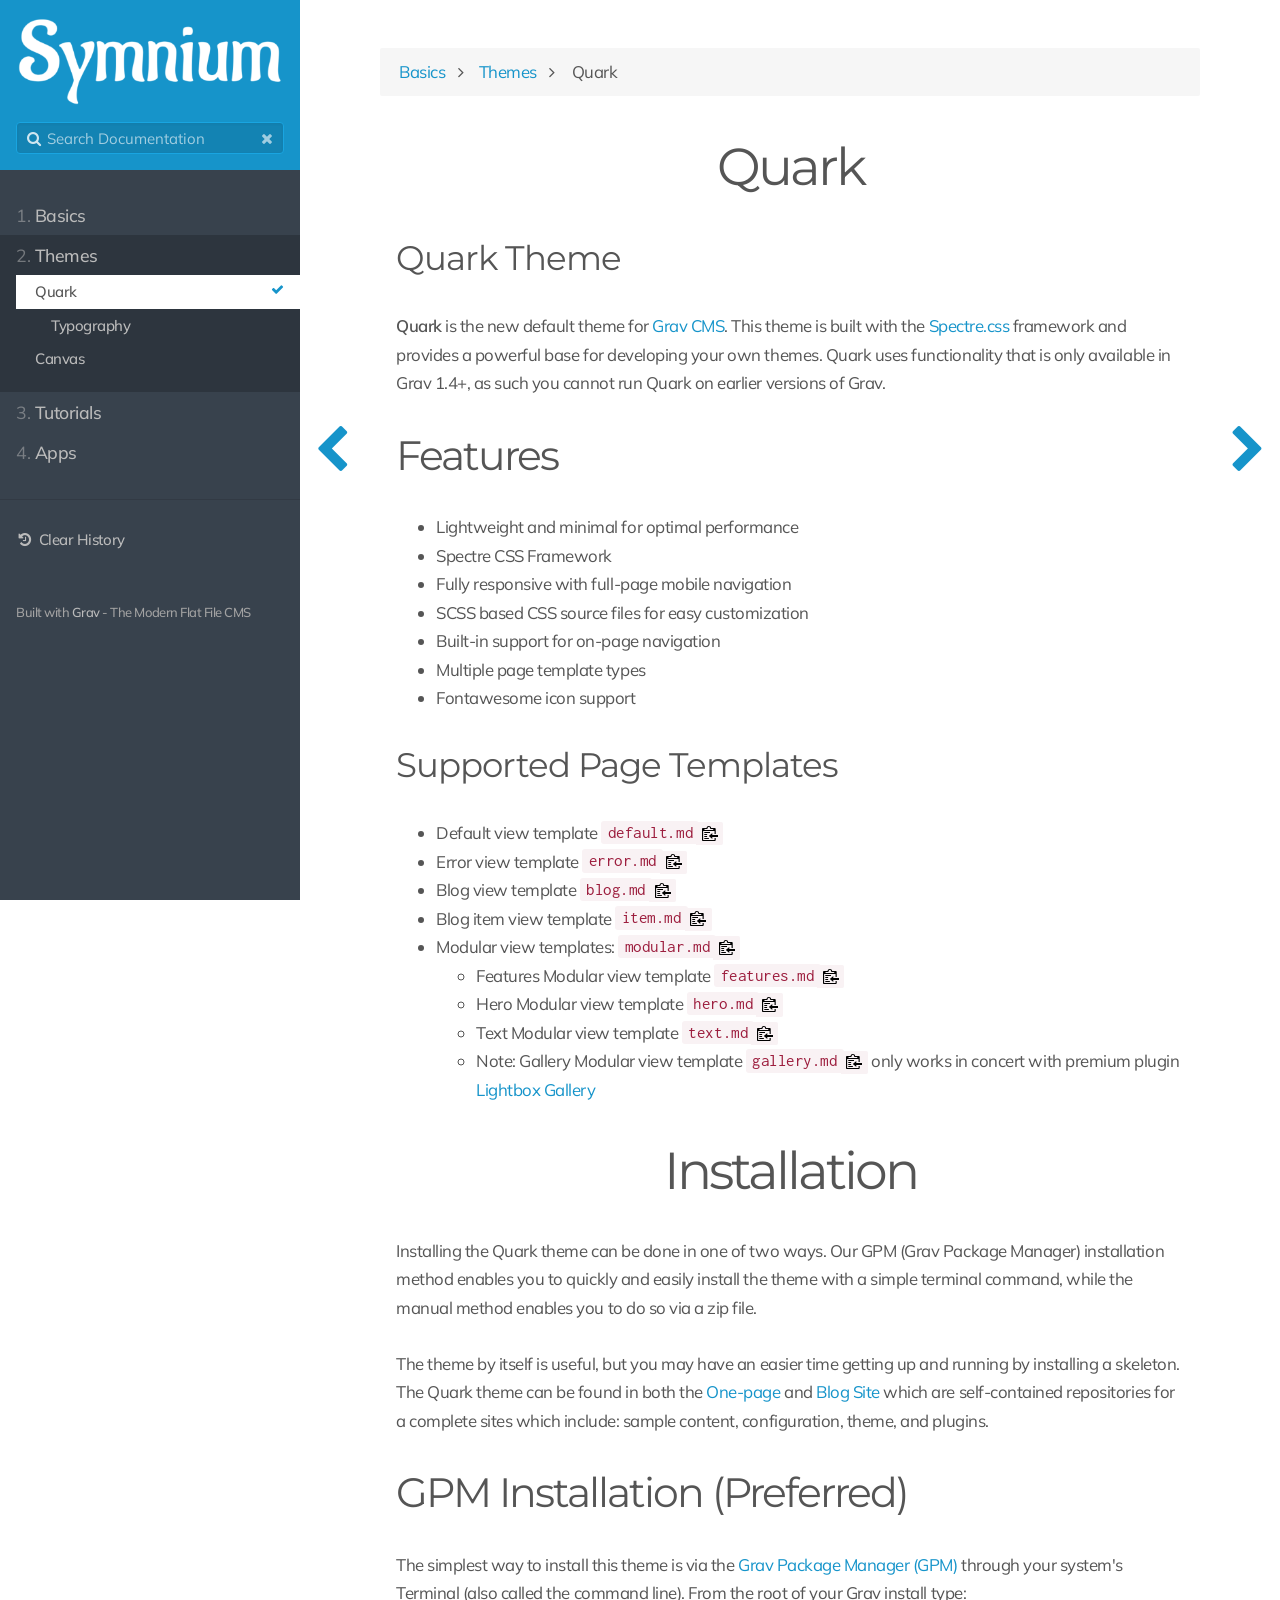
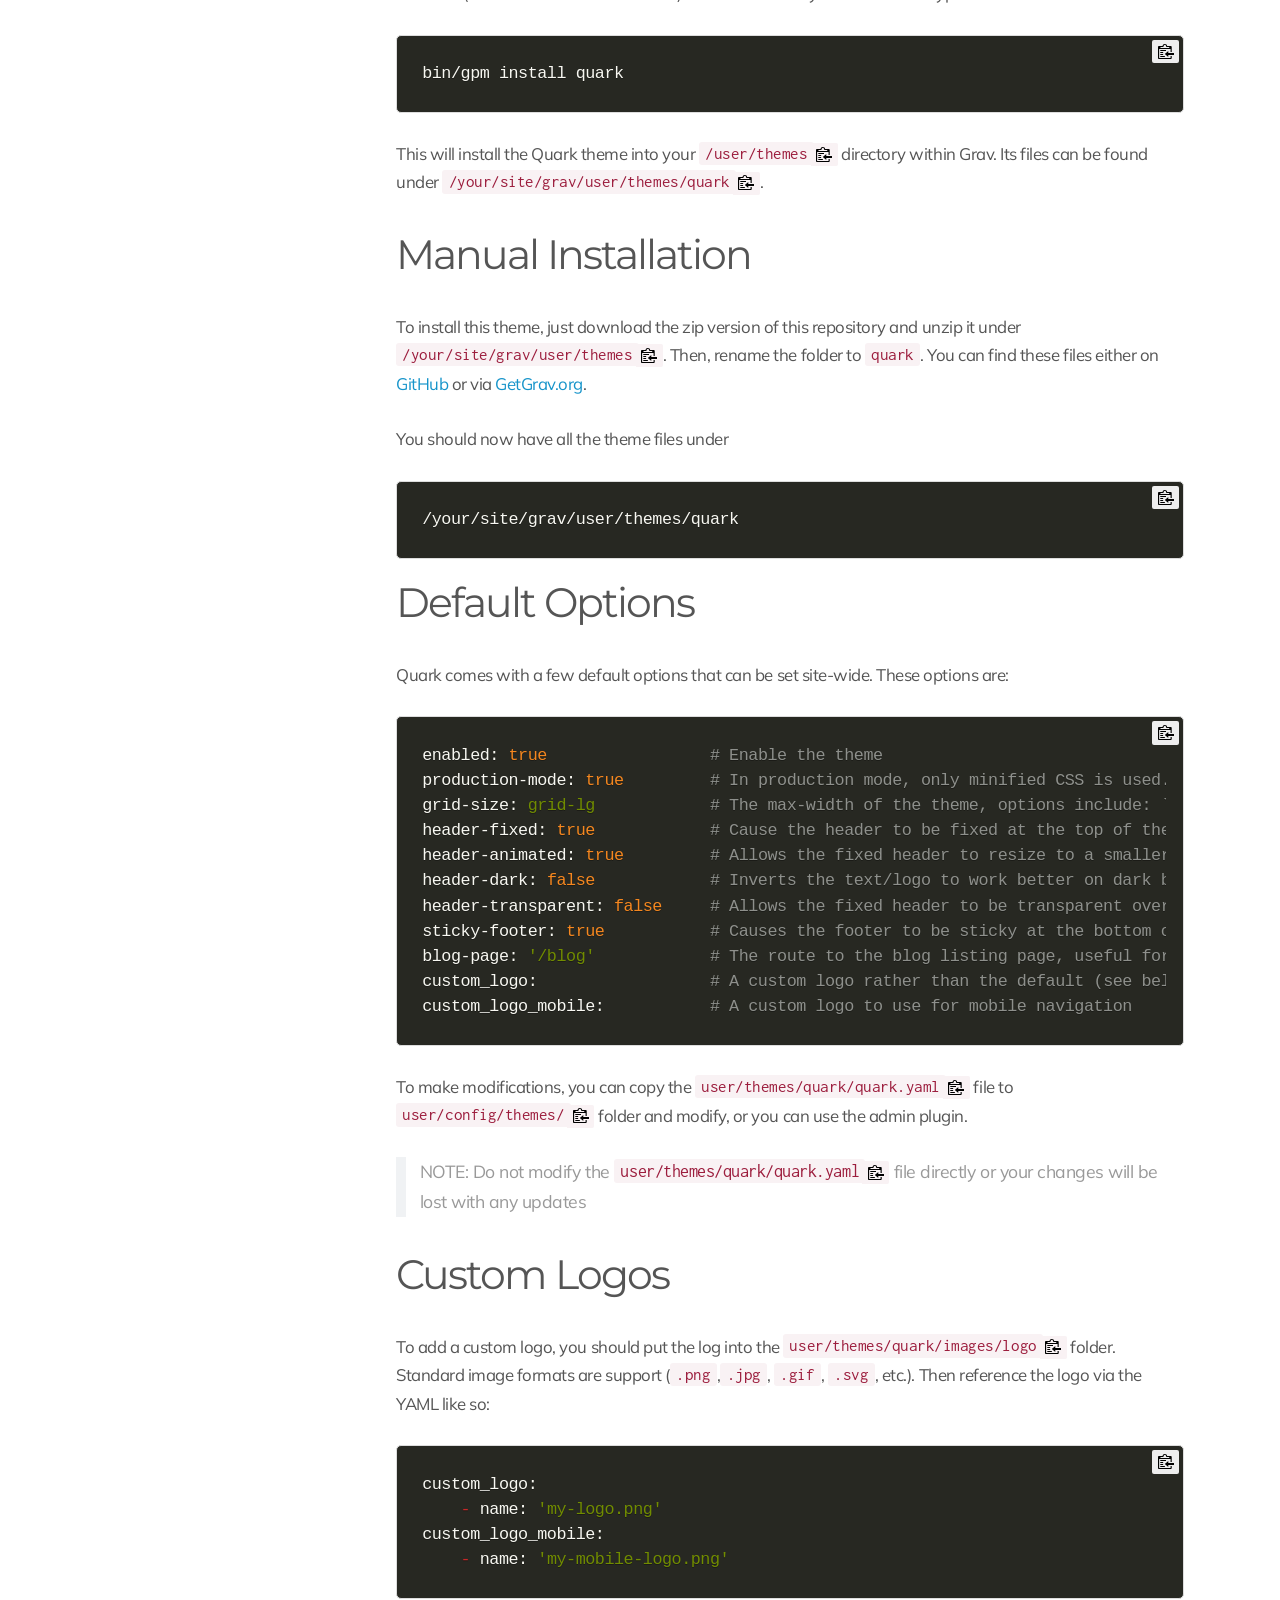
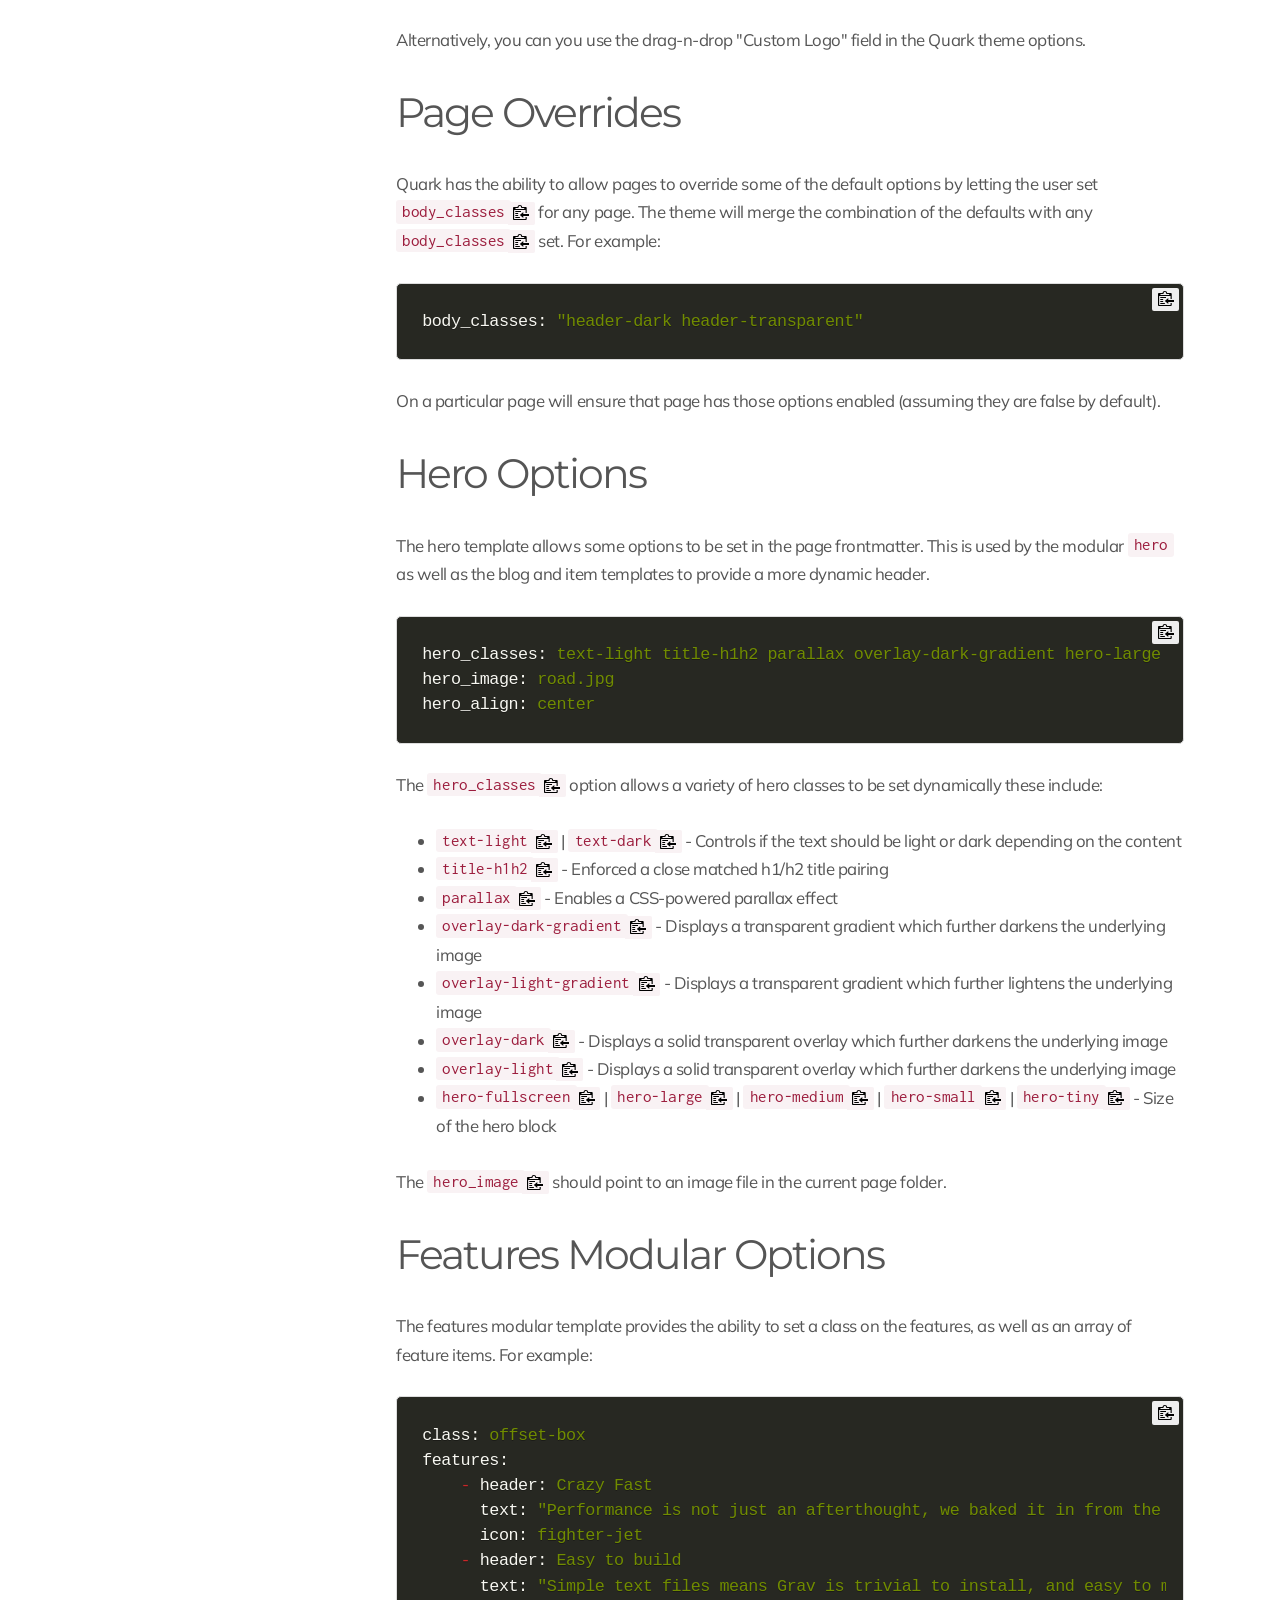
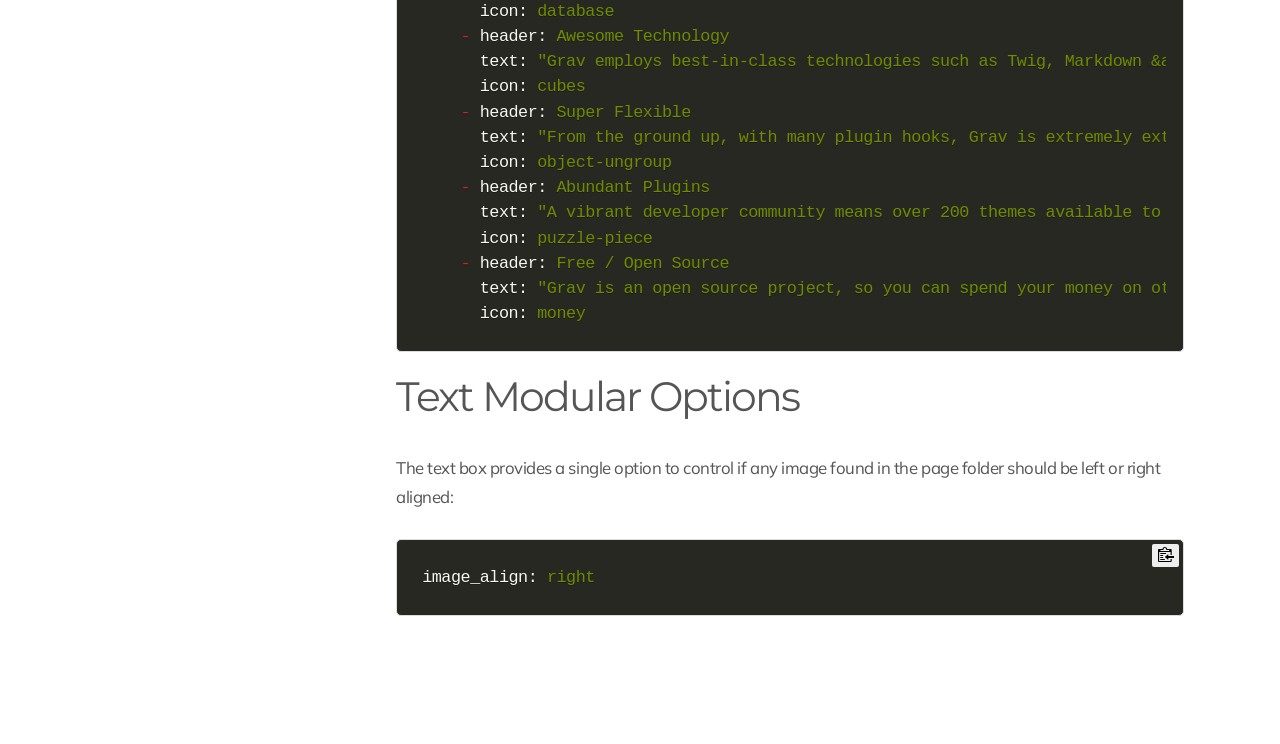
<file: themes/quark.html>
<!DOCTYPE html>
<html lang="en">
<head>
    <meta charset="utf-8" />
    <title>Quark | JS-Docs</title>
        <meta name="generator" content="GravCMS" />
    <meta name="description" content="RTFM Skeleton" />
    <meta name="viewport" content="width=device-width, initial-scale=1, maximum-scale=1, user-scalable=no, shrink-to-fit=no" />
    <link rel="alternate" type="application/atom+xml" href="../feed:atom.html" title="Atom Feed" />
    <link rel="alternate" type="application/rss+xml" href="../feed:rss.html" title="RSS Feed" />
    <link rel="icon" type="image/png" href="../user/themes/learn2/images/favicon.png">

                                            
            
                                                        
        <link href="../user/themes/learn2/css-compiled/nucleus.css" type="text/css" rel="stylesheet">
<link href="../user/themes/learn2/css-compiled/theme.css" type="text/css" rel="stylesheet">
<link href="../user/themes/learn2/css/font-awesome.min.css" type="text/css" rel="stylesheet">
<link href="../user/plugins/markdown-notices/assets/notices.css" type="text/css" rel="stylesheet">
<link href="../user/plugins/breadcrumbs/css/breadcrumbs.css" type="text/css" rel="stylesheet">
<link href="../user/plugins/highlight/css/learn.css" type="text/css" rel="stylesheet">
<link href="../user/plugins/prism-highlight/css/prism.css" type="text/css" rel="stylesheet">
<link href="../user/themes/learn2/css/featherlight.min.css" type="text/css" rel="stylesheet">

    <script src="../system/assets/jquery/jquery-3.x.min.js"></script>
<script src="../user/themes/learn2/js/modernizr.custom.71422.js"></script>
<script src="../user/plugins/anchors/js/anchor.min.js"></script>
<script src="../user/plugins/highlight/js/highlight.pack.js"></script>
<script src="../user/themes/learn2/js/featherlight.min.js"></script>
<script src="../user/themes/learn2/js/clipboard.min.js"></script>
<script src="../user/themes/learn2/js/jquery.scrollbar.min.js"></script>
<script src="../user/themes/learn2/js/learn.js"></script>
<script>
document.addEventListener('DOMContentLoaded', function() {
                    anchors.options = {
                        visible: 'hover',
                        placement: 'right',
                        
                        
                        truncate: 64
                    };
                    anchors.add('#body h2, #body h3, #body h4, #body h5');
                });
</script>
<script>
hljs.initHighlightingOnLoad();
</script>

  
</head>
<body class="searchbox-hidden " data-url="/themes/quark">
        <nav id="sidebar">
        <div id="header-wrapper">
            <div id="header">
                <a id="logo" href="http://127.0.0.1/js-docs"><!--
<svg id="logo-svg" viewBox="0 0 444 102" style="background-color:#ffffff00" version="1.1"
	xmlns="http://www.w3.org/2000/svg" xmlns:xlink="http://www.w3.org/1999/xlink" xml:space="preserve"
	x="0px" y="0px" width="444px" height="80px"
>
	<path d="m87.503 53.977h-10.642c-1.616 0-2.93 1.315-2.93 2.936v20.418l-0.21 0.175c-6.263 5.278-14.182 8.18-22.297 8.18-19.144 0-34.719-15.559-34.719-34.685 0-19.128 15.575-34.684 34.719-34.684 7.444 0 14.562 2.353 20.587 6.811 1.169 0.865 2.792 0.746 3.822-0.28l7.588-7.58c0.592-0.588 0.901-1.406 0.853-2.24-0.046-0.834-0.448-1.607-1.104-2.127-9.016-7.1443-20.29-11.076-31.746-11.076-28.246 0.0001-51.228 22.958-51.228 51.176-0.0005 28.219 22.982 51.179 51.228 51.179 14.584 0 28.534-6.273 38.27-17.208 0.479-0.536 0.742-1.227 0.742-1.945v-26.114c0-1.621-1.314-2.936-2.933-2.936z"/>
	<path d="m443.52 4.529c-0.54-0.8206-1.47-1.3182-2.45-1.3182h-11.58c-1.17 0-2.23 0.6957-2.7 1.7704l-32.65 75.721-33.23-75.738c-0.47-1.0634-1.52-1.7532-2.68-1.7532h-11.62c-1 0-1.92 0.4976-2.46 1.3265-0.55 0.8288-0.64 1.8753-0.23 2.7832l40.25 91.732c0.47 1.068 1.53 1.758 2.69 1.758h14.66c1.17 0 2.23-0.71 2.7-1.775l39.54-91.734c0.39-0.9055 0.3-1.9466-0.24-2.772z"/>
	<path d="m291.34 4.9642c-0.47-1.0636-1.52-1.7534-2.69-1.7534h-14.65c-1.17 0-2.23 0.6957-2.7 1.7704l-39.54 91.735c-0.39 0.9-0.3 1.946 0.24 2.766 0.54 0.828 1.46 1.328 2.45 1.328h11.58c1.17 0 2.23-0.71 2.7-1.775l32.64-75.723 33.24 75.74c0.47 1.068 1.52 1.758 2.68 1.758h11.63c0.99 0 1.92-0.5 2.45-1.328 0.55-0.831 0.63-1.878 0.24-2.788l-40.27-91.73z"/>
	<path d="m185.34 67.248l0.64-0.306c11.56-5.583 19.04-17.434 19.04-30.196 0-18.491-15.06-33.535-33.58-33.535l-42.49-0.0002c-1.62 0-2.93 1.3153-2.93 2.933v91.726c0 1.624 1.31 2.94 2.93 2.94h10.64c1.62 0 2.94-1.316 2.94-2.94v-78.17h28.91c9.42 0 17.07 7.645 17.07 17.046 0 7.84-5.33 14.64-12.97 16.53-1.38 0.348-2.75 0.523-4.1 0.523h-10.64c-1.1 0-2.11 0.622-2.61 1.607-0.5 0.984-0.4 2.164 0.25 3.057l30.17 41.143c0.55 0.754 1.43 1.204 2.36 1.204h13.22c1.11 0 2.12-0.63 2.62-1.611 0.5-0.989 0.4-2.172-0.25-3.06l-21.22-28.891z"/>
</svg>
-->
<img src="../user/themes/learn2/images/custom/logo.png"></a>
                <div class="searchbox">
    <label for="search-by"><i class="fa fa-search"></i></label>
    <input id="search-by" type="text" placeholder="Search Documentation"
           data-search-input="/js-docs/search.json/query"/>
    <span data-search-clear><i class="fa fa-close"></i></span>
</div>
            </div>
        </div>
        


<div class="scrollbar-inner">
    <div class="highlightable">
                    <ul class="topics">
                                
                                            <li class="dd-item" data-nav-id="/">
            <a href="../index.html" >
                <i class="fa fa-check read-icon"></i>
                <span><b>1. </b>Basics</span>
            </a>
                        <ul>
                    
                                            <li class="dd-item" data-nav-id="/basics/overview">
            <a href="../basics/overview.html" >
                <i class="fa fa-check read-icon"></i>
                <span><b></b>Overview</span>
            </a>
                    </li>
    
            </ul>
                    </li>
                            <li class="dd-item parent" data-nav-id="/themes">
            <a href="../themes.html" >
                <i class="fa fa-check read-icon"></i>
                <span><b>2. </b>Themes</span>
            </a>
                        <ul>
                    
                                            <li class="dd-item active" data-nav-id="/themes/quark">
            <a href="quark.html" >
                <i class="fa fa-check read-icon"></i>
                <span><b></b>Quark</span>
            </a>
                        <ul>
                    
                                            <li class="dd-item" data-nav-id="/themes/quark/typography">
            <a href="quark/typography.html" >
                <i class="fa fa-check read-icon"></i>
                <span><b></b>Typography</span>
            </a>
                    </li>
    
            </ul>
                    </li>
                            <li class="dd-item" data-nav-id="/themes/canvas">
            <a href="canvas.html" >
                <i class="fa fa-check read-icon"></i>
                <span><b></b>Canvas</span>
            </a>
                    </li>
    
            </ul>
                    </li>
                            <li class="dd-item" data-nav-id="/tutorials">
            <a href="../tutorials.html" >
                <i class="fa fa-check read-icon"></i>
                <span><b>3. </b>Tutorials</span>
            </a>
                        <ul>
                    
                                            <li class="dd-item" data-nav-id="/tutorials/gantry ">
            <a href="../tutorials/gantry&#32;.html" >
                <i class="fa fa-check read-icon"></i>
                <span><b></b>Gantry</span>
            </a>
                    </li>
                            <li class="dd-item" data-nav-id="/tutorials/joomla">
            <a href="../tutorials/joomla.html" >
                <i class="fa fa-check read-icon"></i>
                <span><b></b>Joomla</span>
            </a>
                    </li>
                            <li class="dd-item" data-nav-id="/tutorials/lamp">
            <a href="../tutorials/lamp.html" >
                <i class="fa fa-check read-icon"></i>
                <span><b></b>LAMP Stack</span>
            </a>
                    </li>
    
            </ul>
                    </li>
                            <li class="dd-item" data-nav-id="/apps">
            <a href="../apps.html" >
                <i class="fa fa-check read-icon"></i>
                <span><b>4. </b>Apps</span>
            </a>
                        <ul>
                    
                                            <li class="dd-item" data-nav-id="/apps/flatpak">
            <a href="../apps/flatpak.html" >
                <i class="fa fa-check read-icon"></i>
                <span><b></b>Flatpak</span>
            </a>
                    </li>
    
            </ul>
                    </li>
    
                            </ul>
                <hr />

        <a class="padding" href="quark.html#" data-clear-history-toggle><i
                    class="fa fa-fw fa-history"></i> Clear History</a><br/>

        <section id="footer">
            <p>Built with <a href="http://getgrav.org">Grav</a> - The Modern Flat File CMS</p>
        </section>
    </div>
</div>
    </nav>
    
        <section id="body">
        <div id="overlay"></div>

        <div class="padding highlightable">
            <a href="quark.html#" id="sidebar-toggle" data-sidebar-toggle><i class="fa fa-2x fa-bars"></i></a>

                        <div id="top-bar">
                
                                
<div id="breadcrumbs" itemscope itemtype="http://schema.org/BreadcrumbList">
            <span itemprop="itemListElement" itemscope itemtype="http://schema.org/ListItem">
                                    <a itemscope itemtype="http://schema.org/Thing" itemprop="item" href="../index.html" itemid="/js-docs/">
                    <span itemprop="name">Basics</span>
                </a>
                        <i class="fa fa-angle-right"></i>
                <meta itemprop="position" content="1" />
    </span>
        <span itemprop="itemListElement" itemscope itemtype="http://schema.org/ListItem">
                                    <a itemscope itemtype="http://schema.org/Thing" itemprop="item" href="../themes.html" itemid="/js-docs/themes">
                    <span itemprop="name">Themes</span>
                </a>
                        <i class="fa fa-angle-right"></i>
                <meta itemprop="position" content="2" />
    </span>
        <span itemprop="itemListElement" itemscope itemtype="http://schema.org/ListItem">
                                    <span itemscope itemtype="http://schema.org/Thing" itemprop="item" itemid="/js-docs/themes/quark">
                    <span itemprop="name">Quark</span>
                </span>
                            <meta itemprop="position" content="3" />
    </span>
    </div>
                            </div>
            
                <div id="body-inner">
    <h1>Quark</h1>
    <p>
    	<h3>Quark Theme</h3>
<p><strong>Quark</strong> is the new default theme for <a href="http://github.com/getgrav/grav">Grav CMS</a>.  This theme is built with the <a href="https://picturepan2.github.io/spectre/">Spectre.css</a> framework and provides a powerful base for developing your own themes. Quark uses functionality that is only available in Grav 1.4+, as such you cannot run Quark on earlier versions of Grav.</p>
<h2>Features</h2>
<ul>
<li>Lightweight and minimal for optimal performance</li>
<li>Spectre CSS Framework</li>
<li>Fully responsive with full-page mobile navigation</li>
<li>SCSS based CSS source files for easy customization</li>
<li>Built-in support for on-page navigation</li>
<li>Multiple page template types</li>
<li>Fontawesome icon support</li>
</ul>
<h3>Supported Page Templates</h3>
<ul>
<li>Default view template <code>default.md</code></li>
<li>Error view template <code>error.md</code></li>
<li>Blog view template <code>blog.md</code></li>
<li>Blog item view template <code>item.md</code></li>
<li>Modular view templates: <code>modular.md</code>
<ul>
<li>Features Modular view template <code>features.md</code></li>
<li>Hero Modular view template <code>hero.md</code></li>
<li>Text Modular view template <code>text.md</code></li>
<li>Note: Gallery Modular view template <code>gallery.md</code> only works in concert with premium plugin <a href="https://getgrav.org/premium/lightbox-gallery/docs">Lightbox Gallery</a></li>
</ul></li>
</ul>
<h1>Installation</h1>
<p>Installing the Quark theme can be done in one of two ways. Our GPM (Grav Package Manager) installation method enables you to quickly and easily install the theme with a simple terminal command, while the manual method enables you to do so via a zip file. </p>
<p>The theme by itself is useful, but you may have an easier time getting up and running by installing a skeleton. The Quark theme can be found in both the <a href="https://github.com/getgrav/grav-skeleton-onepage-site">One-page</a> and <a href="https://github.com/getgrav/grav-skeleton-blog-site">Blog Site</a> which are self-contained repositories for a complete sites which include: sample content, configuration, theme, and plugins.</p>
<h2>GPM Installation (Preferred)</h2>
<p>The simplest way to install this theme is via the <a href="http://learn.getgrav.org/advanced/grav-gpm">Grav Package Manager (GPM)</a> through your system's Terminal (also called the command line).  From the root of your Grav install type:</p>
<pre><code>bin/gpm install quark</code></pre>
<p>This will install the Quark theme into your <code>/user/themes</code> directory within Grav. Its files can be found under <code>/your/site/grav/user/themes/quark</code>.</p>
<h2>Manual Installation</h2>
<p>To install this theme, just download the zip version of this repository and unzip it under <code>/your/site/grav/user/themes</code>. Then, rename the folder to <code>quark</code>. You can find these files either on <a href="https://github.com/getgrav/grav-theme-quark">GitHub</a> or via <a href="http://getgrav.org/downloads/themes">GetGrav.org</a>.</p>
<p>You should now have all the theme files under</p>
<pre><code>/your/site/grav/user/themes/quark</code></pre>
<h2>Default Options</h2>
<p>Quark comes with a few default options that can be set site-wide.  These options are:</p>
<pre><code class="language-yaml">enabled: true                 # Enable the theme
production-mode: true         # In production mode, only minified CSS is used. When disabled, nested CSS with sourcemaps are enabled
grid-size: grid-lg            # The max-width of the theme, options include: `grid-xl`, `grid-lg`, and `grid-md`
header-fixed: true            # Cause the header to be fixed at the top of the browser
header-animated: true         # Allows the fixed header to resize to a smaller header when scrolled
header-dark: false            # Inverts the text/logo to work better on dark backgrounds
header-transparent: false     # Allows the fixed header to be transparent over the page
sticky-footer: true           # Causes the footer to be sticky at the bottom of the page
blog-page: '/blog'            # The route to the blog listing page, useful for a blog style layout with sidebar
custom_logo:                  # A custom logo rather than the default (see below)  
custom_logo_mobile:           # A custom logo to use for mobile navigation</code></pre>
<p>To make modifications, you can copy the <code>user/themes/quark/quark.yaml</code> file to <code>user/config/themes/</code> folder and modify, or you can use the admin plugin.</p>
<blockquote>
<p>NOTE: Do not modify the <code>user/themes/quark/quark.yaml</code> file directly or your changes will be lost with any updates</p>
</blockquote>
<h2>Custom Logos</h2>
<p>To add a custom logo, you should put the log into the <code>user/themes/quark/images/logo</code> folder.  Standard image formats are support (<code>.png</code>,<code>.jpg</code>, <code>.gif</code>, <code>.svg</code>, etc.).  Then reference the logo via the YAML like so:</p>
<pre><code class="language-yaml">custom_logo:
    - name: 'my-logo.png'
custom_logo_mobile:
    - name: 'my-mobile-logo.png'    </code></pre>
<p>Alternatively, you can you use the drag-n-drop "Custom Logo" field in the Quark theme options.</p>
<h2>Page Overrides</h2>
<p>Quark has the ability to allow pages to override some of the default options by letting the user set <code>body_classes</code> for any page.  The theme will merge the combination of the defaults with any <code>body_classes</code> set. For example:</p>
<pre><code class="language-yaml">body_classes: "header-dark header-transparent"</code></pre>
<p>On a particular page will ensure that page has those options enabled (assuming they are false by default).</p>
<h2>Hero Options</h2>
<p>The hero template allows some options to be set in the page frontmatter. This is used by the modular <code>hero</code> as well as the blog and item templates to provide a more dynamic header.</p>
<pre><code class="language-yaml">hero_classes: text-light title-h1h2 parallax overlay-dark-gradient hero-large
hero_image: road.jpg
hero_align: center</code></pre>
<p>The <code>hero_classes</code> option allows a variety of hero classes to be set dynamically these include:</p>
<ul>
<li><code>text-light</code> | <code>text-dark</code> - Controls if the text should be light or dark depending on the content</li>
<li><code>title-h1h2</code> - Enforced a close matched h1/h2 title pairing</li>
<li><code>parallax</code> - Enables a CSS-powered parallax effect</li>
<li><code>overlay-dark-gradient</code> - Displays a transparent gradient which further darkens the underlying image</li>
<li><code>overlay-light-gradient</code> - Displays a transparent gradient which further lightens the underlying image</li>
<li><code>overlay-dark</code> - Displays a solid transparent overlay which further darkens the underlying image</li>
<li><code>overlay-light</code> - Displays a solid transparent overlay which further darkens the underlying image</li>
<li><code>hero-fullscreen</code> | <code>hero-large</code> | <code>hero-medium</code> | <code>hero-small</code> | <code>hero-tiny</code> - Size of the hero block</li>
</ul>
<p>The <code>hero_image</code> should point to an image file in the current page folder.</p>
<h2>Features Modular Options</h2>
<p>The features modular template provides the ability to set a class on the features, as well as an array of feature items.  For example:</p>
<pre><code class="language-yaml">class: offset-box
features:
    - header: Crazy Fast
      text: "Performance is not just an afterthought, we baked it in from the start!"
      icon: fighter-jet
    - header: Easy to build
      text: "Simple text files means Grav is trivial to install, and easy to maintain"
      icon: database
    - header: Awesome Technology
      text: "Grav employs best-in-class technologies such as Twig, Markdown &amp;amp; Yaml"
      icon: cubes
    - header: Super Flexible
      text: "From the ground up, with many plugin hooks, Grav is extremely extensible"
      icon: object-ungroup
    - header: Abundant Plugins
      text: "A vibrant developer community means over 200 themes available to download"
      icon: puzzle-piece
    - header: Free / Open Source
      text: "Grav is an open source project, so you can spend your money on other stuff"
      icon: money </code></pre>
<h2>Text Modular Options</h2>
<p>The text box provides a single option to control if any image found in the page folder should be left or right aligned:</p>
<pre><code class="language-yaml">image_align: right</code></pre>
    </p>
</div>

                                        
        </div>
        	<div id="navigation">
		    <a class="nav nav-prev" href="../themes.html"> <i class="fa fa-chevron-left"></i></a>
	
		    <a class="nav nav-next" href="quark/typography.html"><i class="fa fa-chevron-right"></i></a>
		</div>
    </section>
    
                
            <script src="../user/plugins/simplesearch/js/simplesearch.js"></script>
<script src="../user/plugins/prism-highlight/js/prism.js"></script>
<script>
var __prism_nodes = null;
__prism_nodes = document.querySelectorAll('pre:not([class*="language-"])');
__prism_nodes.forEach(function(node) { node.classList.add('language-txt'); });
</script>

     </body>
</html>
</file>
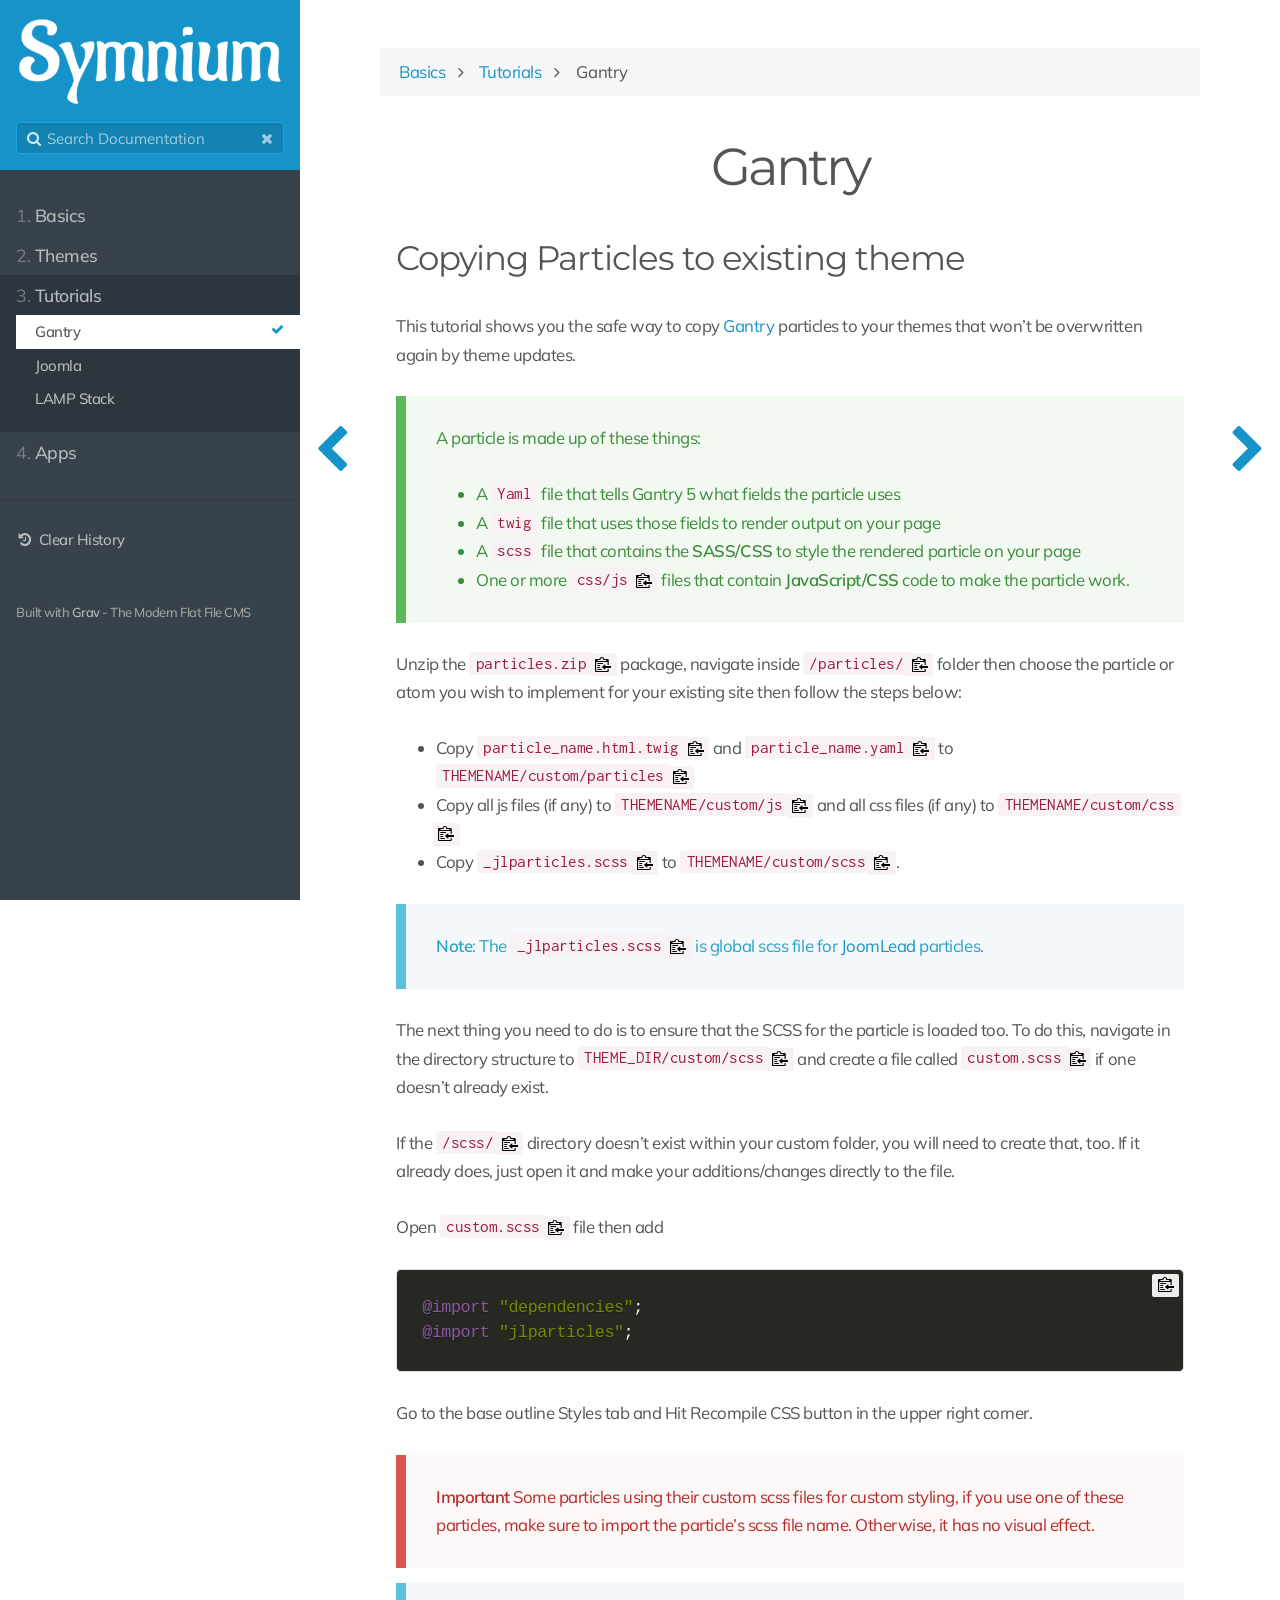
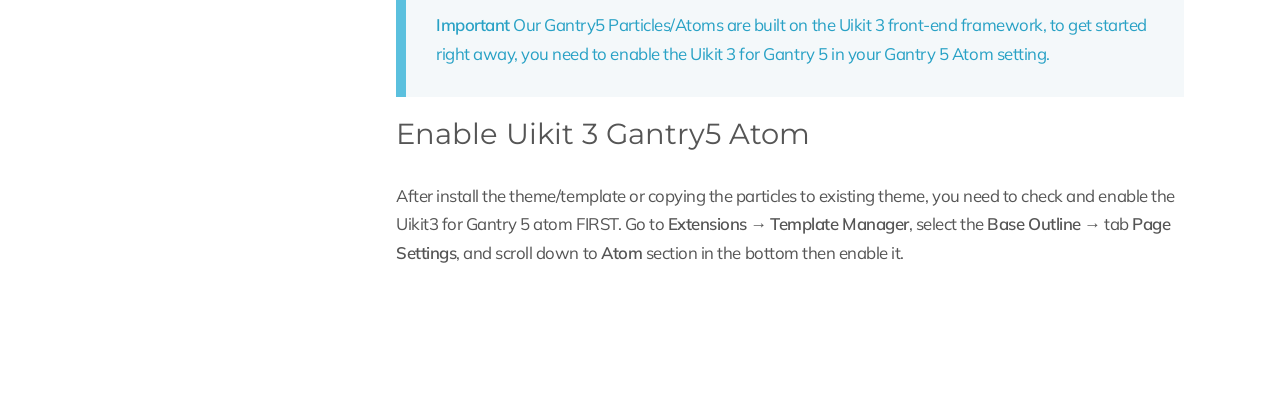
<file: tutorials/gantry .html>
<!DOCTYPE html>
<html lang="en">
<head>
    <meta charset="utf-8" />
    <title>Gantry | JS-Docs</title>
        <meta name="generator" content="GravCMS" />
    <meta name="description" content="RTFM Skeleton" />
    <meta name="viewport" content="width=device-width, initial-scale=1, maximum-scale=1, user-scalable=no, shrink-to-fit=no" />
    <link rel="alternate" type="application/atom+xml" href="../feed:atom.html" title="Atom Feed" />
    <link rel="alternate" type="application/rss+xml" href="../feed:rss.html" title="RSS Feed" />
    <link rel="icon" type="image/png" href="../user/themes/learn2/images/favicon.png">

                                            
            
                                                        
        <link href="../user/themes/learn2/css-compiled/nucleus.css" type="text/css" rel="stylesheet">
<link href="../user/themes/learn2/css-compiled/theme.css" type="text/css" rel="stylesheet">
<link href="../user/themes/learn2/css/font-awesome.min.css" type="text/css" rel="stylesheet">
<link href="../user/plugins/markdown-notices/assets/notices.css" type="text/css" rel="stylesheet">
<link href="../user/plugins/breadcrumbs/css/breadcrumbs.css" type="text/css" rel="stylesheet">
<link href="../user/plugins/highlight/css/learn.css" type="text/css" rel="stylesheet">
<link href="../user/plugins/prism-highlight/css/prism.css" type="text/css" rel="stylesheet">
<link href="../user/themes/learn2/css/featherlight.min.css" type="text/css" rel="stylesheet">

    <script src="../system/assets/jquery/jquery-3.x.min.js"></script>
<script src="../user/themes/learn2/js/modernizr.custom.71422.js"></script>
<script src="../user/plugins/anchors/js/anchor.min.js"></script>
<script src="../user/plugins/highlight/js/highlight.pack.js"></script>
<script src="../user/themes/learn2/js/featherlight.min.js"></script>
<script src="../user/themes/learn2/js/clipboard.min.js"></script>
<script src="../user/themes/learn2/js/jquery.scrollbar.min.js"></script>
<script src="../user/themes/learn2/js/learn.js"></script>
<script>
document.addEventListener('DOMContentLoaded', function() {
                    anchors.options = {
                        visible: 'hover',
                        placement: 'right',
                        
                        
                        truncate: 64
                    };
                    anchors.add('#body h2, #body h3, #body h4, #body h5');
                });
</script>
<script>
hljs.initHighlightingOnLoad();
</script>

  
</head>
<body class="searchbox-hidden " data-url="/tutorials/gantry ">
        <nav id="sidebar">
        <div id="header-wrapper">
            <div id="header">
                <a id="logo" href="http://127.0.0.1/js-docs"><!--
<svg id="logo-svg" viewBox="0 0 444 102" style="background-color:#ffffff00" version="1.1"
	xmlns="http://www.w3.org/2000/svg" xmlns:xlink="http://www.w3.org/1999/xlink" xml:space="preserve"
	x="0px" y="0px" width="444px" height="80px"
>
	<path d="m87.503 53.977h-10.642c-1.616 0-2.93 1.315-2.93 2.936v20.418l-0.21 0.175c-6.263 5.278-14.182 8.18-22.297 8.18-19.144 0-34.719-15.559-34.719-34.685 0-19.128 15.575-34.684 34.719-34.684 7.444 0 14.562 2.353 20.587 6.811 1.169 0.865 2.792 0.746 3.822-0.28l7.588-7.58c0.592-0.588 0.901-1.406 0.853-2.24-0.046-0.834-0.448-1.607-1.104-2.127-9.016-7.1443-20.29-11.076-31.746-11.076-28.246 0.0001-51.228 22.958-51.228 51.176-0.0005 28.219 22.982 51.179 51.228 51.179 14.584 0 28.534-6.273 38.27-17.208 0.479-0.536 0.742-1.227 0.742-1.945v-26.114c0-1.621-1.314-2.936-2.933-2.936z"/>
	<path d="m443.52 4.529c-0.54-0.8206-1.47-1.3182-2.45-1.3182h-11.58c-1.17 0-2.23 0.6957-2.7 1.7704l-32.65 75.721-33.23-75.738c-0.47-1.0634-1.52-1.7532-2.68-1.7532h-11.62c-1 0-1.92 0.4976-2.46 1.3265-0.55 0.8288-0.64 1.8753-0.23 2.7832l40.25 91.732c0.47 1.068 1.53 1.758 2.69 1.758h14.66c1.17 0 2.23-0.71 2.7-1.775l39.54-91.734c0.39-0.9055 0.3-1.9466-0.24-2.772z"/>
	<path d="m291.34 4.9642c-0.47-1.0636-1.52-1.7534-2.69-1.7534h-14.65c-1.17 0-2.23 0.6957-2.7 1.7704l-39.54 91.735c-0.39 0.9-0.3 1.946 0.24 2.766 0.54 0.828 1.46 1.328 2.45 1.328h11.58c1.17 0 2.23-0.71 2.7-1.775l32.64-75.723 33.24 75.74c0.47 1.068 1.52 1.758 2.68 1.758h11.63c0.99 0 1.92-0.5 2.45-1.328 0.55-0.831 0.63-1.878 0.24-2.788l-40.27-91.73z"/>
	<path d="m185.34 67.248l0.64-0.306c11.56-5.583 19.04-17.434 19.04-30.196 0-18.491-15.06-33.535-33.58-33.535l-42.49-0.0002c-1.62 0-2.93 1.3153-2.93 2.933v91.726c0 1.624 1.31 2.94 2.93 2.94h10.64c1.62 0 2.94-1.316 2.94-2.94v-78.17h28.91c9.42 0 17.07 7.645 17.07 17.046 0 7.84-5.33 14.64-12.97 16.53-1.38 0.348-2.75 0.523-4.1 0.523h-10.64c-1.1 0-2.11 0.622-2.61 1.607-0.5 0.984-0.4 2.164 0.25 3.057l30.17 41.143c0.55 0.754 1.43 1.204 2.36 1.204h13.22c1.11 0 2.12-0.63 2.62-1.611 0.5-0.989 0.4-2.172-0.25-3.06l-21.22-28.891z"/>
</svg>
-->
<img src="../user/themes/learn2/images/custom/logo.png"></a>
                <div class="searchbox">
    <label for="search-by"><i class="fa fa-search"></i></label>
    <input id="search-by" type="text" placeholder="Search Documentation"
           data-search-input="/js-docs/search.json/query"/>
    <span data-search-clear><i class="fa fa-close"></i></span>
</div>
            </div>
        </div>
        


<div class="scrollbar-inner">
    <div class="highlightable">
                    <ul class="topics">
                                
                                            <li class="dd-item" data-nav-id="/">
            <a href="../index.html" >
                <i class="fa fa-check read-icon"></i>
                <span><b>1. </b>Basics</span>
            </a>
                        <ul>
                    
                                            <li class="dd-item" data-nav-id="/basics/overview">
            <a href="../basics/overview.html" >
                <i class="fa fa-check read-icon"></i>
                <span><b></b>Overview</span>
            </a>
                    </li>
    
            </ul>
                    </li>
                            <li class="dd-item" data-nav-id="/themes">
            <a href="../themes.html" >
                <i class="fa fa-check read-icon"></i>
                <span><b>2. </b>Themes</span>
            </a>
                        <ul>
                    
                                            <li class="dd-item" data-nav-id="/themes/quark">
            <a href="../themes/quark.html" >
                <i class="fa fa-check read-icon"></i>
                <span><b></b>Quark</span>
            </a>
                        <ul>
                    
                                            <li class="dd-item" data-nav-id="/themes/quark/typography">
            <a href="../themes/quark/typography.html" >
                <i class="fa fa-check read-icon"></i>
                <span><b></b>Typography</span>
            </a>
                    </li>
    
            </ul>
                    </li>
                            <li class="dd-item" data-nav-id="/themes/canvas">
            <a href="../themes/canvas.html" >
                <i class="fa fa-check read-icon"></i>
                <span><b></b>Canvas</span>
            </a>
                    </li>
    
            </ul>
                    </li>
                            <li class="dd-item parent" data-nav-id="/tutorials">
            <a href="../tutorials.html" >
                <i class="fa fa-check read-icon"></i>
                <span><b>3. </b>Tutorials</span>
            </a>
                        <ul>
                    
                                            <li class="dd-item active" data-nav-id="/tutorials/gantry ">
            <a href="gantry&#32;.html" >
                <i class="fa fa-check read-icon"></i>
                <span><b></b>Gantry</span>
            </a>
                    </li>
                            <li class="dd-item" data-nav-id="/tutorials/joomla">
            <a href="joomla.html" >
                <i class="fa fa-check read-icon"></i>
                <span><b></b>Joomla</span>
            </a>
                    </li>
                            <li class="dd-item" data-nav-id="/tutorials/lamp">
            <a href="lamp.html" >
                <i class="fa fa-check read-icon"></i>
                <span><b></b>LAMP Stack</span>
            </a>
                    </li>
    
            </ul>
                    </li>
                            <li class="dd-item" data-nav-id="/apps">
            <a href="../apps.html" >
                <i class="fa fa-check read-icon"></i>
                <span><b>4. </b>Apps</span>
            </a>
                        <ul>
                    
                                            <li class="dd-item" data-nav-id="/apps/flatpak">
            <a href="../apps/flatpak.html" >
                <i class="fa fa-check read-icon"></i>
                <span><b></b>Flatpak</span>
            </a>
                    </li>
    
            </ul>
                    </li>
    
                            </ul>
                <hr />

        <a class="padding" href="gantry&#32;.html#" data-clear-history-toggle><i
                    class="fa fa-fw fa-history"></i> Clear History</a><br/>

        <section id="footer">
            <p>Built with <a href="http://getgrav.org">Grav</a> - The Modern Flat File CMS</p>
        </section>
    </div>
</div>
    </nav>
    
        <section id="body">
        <div id="overlay"></div>

        <div class="padding highlightable">
            <a href="gantry&#32;.html#" id="sidebar-toggle" data-sidebar-toggle><i class="fa fa-2x fa-bars"></i></a>

                        <div id="top-bar">
                
                                
<div id="breadcrumbs" itemscope itemtype="http://schema.org/BreadcrumbList">
            <span itemprop="itemListElement" itemscope itemtype="http://schema.org/ListItem">
                                    <a itemscope itemtype="http://schema.org/Thing" itemprop="item" href="../index.html" itemid="/js-docs/">
                    <span itemprop="name">Basics</span>
                </a>
                        <i class="fa fa-angle-right"></i>
                <meta itemprop="position" content="1" />
    </span>
        <span itemprop="itemListElement" itemscope itemtype="http://schema.org/ListItem">
                                    <a itemscope itemtype="http://schema.org/Thing" itemprop="item" href="../tutorials.html" itemid="/js-docs/tutorials">
                    <span itemprop="name">Tutorials</span>
                </a>
                        <i class="fa fa-angle-right"></i>
                <meta itemprop="position" content="2" />
    </span>
        <span itemprop="itemListElement" itemscope itemtype="http://schema.org/ListItem">
                                    <span itemscope itemtype="http://schema.org/Thing" itemprop="item" itemid="/js-docs/tutorials/gantry%20">
                    <span itemprop="name">Gantry</span>
                </span>
                            <meta itemprop="position" content="3" />
    </span>
    </div>
                            </div>
            
                <div id="body-inner">
    <h1>Gantry</h1>
    <p>
    	<h3>Copying Particles to existing theme</h3>
<p>This tutorial shows you the safe way to copy <a href="https://gantry.org/">Gantry</a> particles to your themes that won’t be overwritten again by theme updates. </p>
<div class="notices green">
<p>A particle is made up of these things:</p>
<ul>
<li>A <code>Yaml</code> file that tells Gantry 5 what fields the particle uses</li>
<li>A <code>twig</code> file that uses those fields to render output on your page</li>
<li>A <code>scss</code> file that contains the <strong>SASS/CSS</strong> to style the rendered particle on your page</li>
<li>One or more <code>css/js</code> files that contain <strong>JavaScript/CSS</strong> code to make the particle work.</li>
</ul>
</div>
<p>Unzip the <code>particles.zip</code> package, navigate inside <code>/particles/</code> folder then choose the particle or atom you wish to implement for your existing site then follow the steps below:</p>
<ul>
<li>Copy <code>particle_name.html.twig</code> and <code>particle_name.yaml</code> to <code>THEMENAME/custom/particles</code></li>
<li>Copy all js files (if any) to <code>THEMENAME/custom/js</code> and all css files (if any) to <code>THEMENAME/custom/css</code></li>
<li>Copy <code>_jlparticles.scss</code> to <code>THEMENAME/custom/scss</code>.</li>
</ul>
<div class="notices blue">
<p><strong>Note</strong>: The <code>_jlparticles.scss</code> is global scss file for <a href="https://joomlead.com/gantry-5-particles/">JoomLead</a> particles.</p>
</div>
<p>The next thing you need to do is to ensure that the SCSS for the particle is loaded too. To do this, navigate in the directory structure to <code>THEME_DIR/custom/scss</code> and create a file called <code>custom.scss</code> if one doesn’t already exist.</p>
<p>If the <code>/scss/</code> directory doesn’t exist within your custom folder, you will need to create that, too. If it already does, just open it and make your additions/changes directly to the file.</p>
<p>Open <code>custom.scss</code> file then add</p>
<pre><code class="language-scss">@import "dependencies";
@import "jlparticles";</code></pre>
<p>Go to the base outline Styles tab and Hit Recompile CSS button in the upper right corner. </p>
<div class="notices red">
<p><strong>Important</strong>
Some particles using their custom scss files for custom styling, if you use one of these particles, make sure to import the particle’s scss file name. Otherwise, it has no visual effect.</p>
</div>
<div class="notices blue">
<p><strong>Important</strong>
Our Gantry5 Particles/Atoms are built on the Uikit 3 front-end framework, to get started right away, you need to enable the Uikit 3 for Gantry 5 in your Gantry 5 Atom setting. </p>
</div>
<h4>Enable Uikit 3 Gantry5 Atom</h4>
<p>After install the theme/template or copying the particles to existing theme, you need to check and enable the Uikit3 for Gantry 5 atom FIRST.
Go to <strong>Extensions</strong> → <strong>Template Manager</strong>, select the <strong>Base Outline</strong> → tab <strong>Page Settings</strong>, and scroll down to <strong>Atom</strong> section in the bottom then enable it.</p>
    </p>
</div>

                                        
        </div>
        	<div id="navigation">
		    <a class="nav nav-prev" href="../tutorials.html"> <i class="fa fa-chevron-left"></i></a>
	
		    <a class="nav nav-next" href="joomla.html"><i class="fa fa-chevron-right"></i></a>
		</div>
    </section>
    
                
            <script src="../user/plugins/simplesearch/js/simplesearch.js"></script>
<script src="../user/plugins/prism-highlight/js/prism.js"></script>
<script>
var __prism_nodes = null;
__prism_nodes = document.querySelectorAll('pre:not([class*="language-"])');
__prism_nodes.forEach(function(node) { node.classList.add('language-txt'); });
</script>

     </body>
</html>
</file>
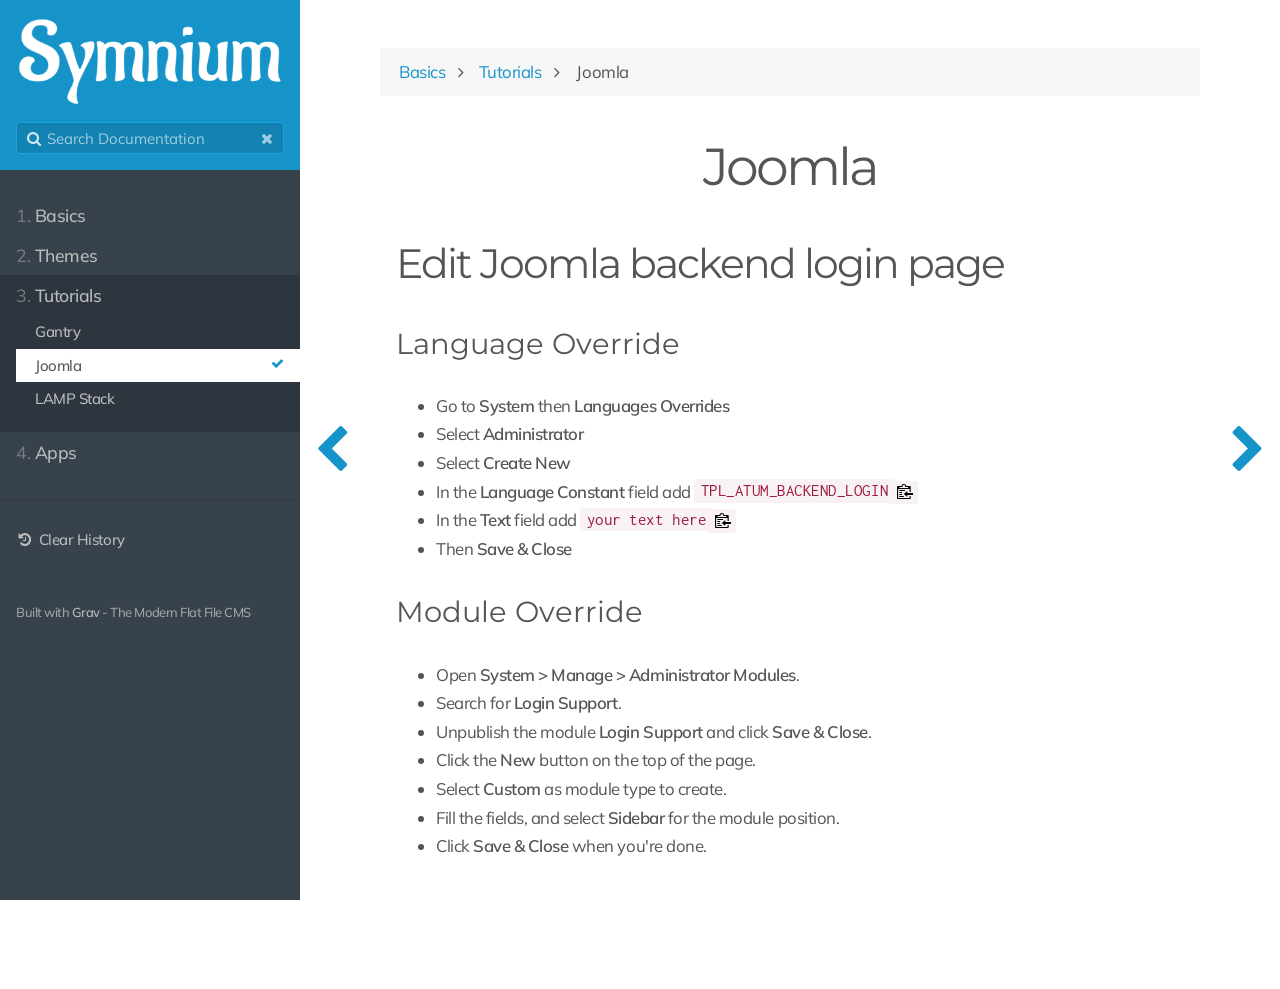
<file: tutorials/joomla.html>
<!DOCTYPE html>
<html lang="en">
<head>
    <meta charset="utf-8" />
    <title>Joomla | JS-Docs</title>
        <meta name="generator" content="GravCMS" />
    <meta name="description" content="RTFM Skeleton" />
    <meta name="viewport" content="width=device-width, initial-scale=1, maximum-scale=1, user-scalable=no, shrink-to-fit=no" />
    <link rel="alternate" type="application/atom+xml" href="../feed:atom.html" title="Atom Feed" />
    <link rel="alternate" type="application/rss+xml" href="../feed:rss.html" title="RSS Feed" />
    <link rel="icon" type="image/png" href="../user/themes/learn2/images/favicon.png">

                                            
            
                                                        
        <link href="../user/themes/learn2/css-compiled/nucleus.css" type="text/css" rel="stylesheet">
<link href="../user/themes/learn2/css-compiled/theme.css" type="text/css" rel="stylesheet">
<link href="../user/themes/learn2/css/font-awesome.min.css" type="text/css" rel="stylesheet">
<link href="../user/plugins/markdown-notices/assets/notices.css" type="text/css" rel="stylesheet">
<link href="../user/plugins/breadcrumbs/css/breadcrumbs.css" type="text/css" rel="stylesheet">
<link href="../user/plugins/highlight/css/learn.css" type="text/css" rel="stylesheet">
<link href="../user/plugins/prism-highlight/css/prism.css" type="text/css" rel="stylesheet">
<link href="../user/themes/learn2/css/featherlight.min.css" type="text/css" rel="stylesheet">

    <script src="../system/assets/jquery/jquery-3.x.min.js"></script>
<script src="../user/themes/learn2/js/modernizr.custom.71422.js"></script>
<script src="../user/plugins/anchors/js/anchor.min.js"></script>
<script src="../user/plugins/highlight/js/highlight.pack.js"></script>
<script src="../user/themes/learn2/js/featherlight.min.js"></script>
<script src="../user/themes/learn2/js/clipboard.min.js"></script>
<script src="../user/themes/learn2/js/jquery.scrollbar.min.js"></script>
<script src="../user/themes/learn2/js/learn.js"></script>
<script>
document.addEventListener('DOMContentLoaded', function() {
                    anchors.options = {
                        visible: 'hover',
                        placement: 'right',
                        
                        
                        truncate: 64
                    };
                    anchors.add('#body h2, #body h3, #body h4, #body h5');
                });
</script>
<script>
hljs.initHighlightingOnLoad();
</script>

  
</head>
<body class="searchbox-hidden " data-url="/tutorials/joomla">
        <nav id="sidebar">
        <div id="header-wrapper">
            <div id="header">
                <a id="logo" href="http://127.0.0.1/js-docs"><!--
<svg id="logo-svg" viewBox="0 0 444 102" style="background-color:#ffffff00" version="1.1"
	xmlns="http://www.w3.org/2000/svg" xmlns:xlink="http://www.w3.org/1999/xlink" xml:space="preserve"
	x="0px" y="0px" width="444px" height="80px"
>
	<path d="m87.503 53.977h-10.642c-1.616 0-2.93 1.315-2.93 2.936v20.418l-0.21 0.175c-6.263 5.278-14.182 8.18-22.297 8.18-19.144 0-34.719-15.559-34.719-34.685 0-19.128 15.575-34.684 34.719-34.684 7.444 0 14.562 2.353 20.587 6.811 1.169 0.865 2.792 0.746 3.822-0.28l7.588-7.58c0.592-0.588 0.901-1.406 0.853-2.24-0.046-0.834-0.448-1.607-1.104-2.127-9.016-7.1443-20.29-11.076-31.746-11.076-28.246 0.0001-51.228 22.958-51.228 51.176-0.0005 28.219 22.982 51.179 51.228 51.179 14.584 0 28.534-6.273 38.27-17.208 0.479-0.536 0.742-1.227 0.742-1.945v-26.114c0-1.621-1.314-2.936-2.933-2.936z"/>
	<path d="m443.52 4.529c-0.54-0.8206-1.47-1.3182-2.45-1.3182h-11.58c-1.17 0-2.23 0.6957-2.7 1.7704l-32.65 75.721-33.23-75.738c-0.47-1.0634-1.52-1.7532-2.68-1.7532h-11.62c-1 0-1.92 0.4976-2.46 1.3265-0.55 0.8288-0.64 1.8753-0.23 2.7832l40.25 91.732c0.47 1.068 1.53 1.758 2.69 1.758h14.66c1.17 0 2.23-0.71 2.7-1.775l39.54-91.734c0.39-0.9055 0.3-1.9466-0.24-2.772z"/>
	<path d="m291.34 4.9642c-0.47-1.0636-1.52-1.7534-2.69-1.7534h-14.65c-1.17 0-2.23 0.6957-2.7 1.7704l-39.54 91.735c-0.39 0.9-0.3 1.946 0.24 2.766 0.54 0.828 1.46 1.328 2.45 1.328h11.58c1.17 0 2.23-0.71 2.7-1.775l32.64-75.723 33.24 75.74c0.47 1.068 1.52 1.758 2.68 1.758h11.63c0.99 0 1.92-0.5 2.45-1.328 0.55-0.831 0.63-1.878 0.24-2.788l-40.27-91.73z"/>
	<path d="m185.34 67.248l0.64-0.306c11.56-5.583 19.04-17.434 19.04-30.196 0-18.491-15.06-33.535-33.58-33.535l-42.49-0.0002c-1.62 0-2.93 1.3153-2.93 2.933v91.726c0 1.624 1.31 2.94 2.93 2.94h10.64c1.62 0 2.94-1.316 2.94-2.94v-78.17h28.91c9.42 0 17.07 7.645 17.07 17.046 0 7.84-5.33 14.64-12.97 16.53-1.38 0.348-2.75 0.523-4.1 0.523h-10.64c-1.1 0-2.11 0.622-2.61 1.607-0.5 0.984-0.4 2.164 0.25 3.057l30.17 41.143c0.55 0.754 1.43 1.204 2.36 1.204h13.22c1.11 0 2.12-0.63 2.62-1.611 0.5-0.989 0.4-2.172-0.25-3.06l-21.22-28.891z"/>
</svg>
-->
<img src="../user/themes/learn2/images/custom/logo.png"></a>
                <div class="searchbox">
    <label for="search-by"><i class="fa fa-search"></i></label>
    <input id="search-by" type="text" placeholder="Search Documentation"
           data-search-input="/js-docs/search.json/query"/>
    <span data-search-clear><i class="fa fa-close"></i></span>
</div>
            </div>
        </div>
        


<div class="scrollbar-inner">
    <div class="highlightable">
                    <ul class="topics">
                                
                                            <li class="dd-item" data-nav-id="/">
            <a href="../index.html" >
                <i class="fa fa-check read-icon"></i>
                <span><b>1. </b>Basics</span>
            </a>
                        <ul>
                    
                                            <li class="dd-item" data-nav-id="/basics/overview">
            <a href="../basics/overview.html" >
                <i class="fa fa-check read-icon"></i>
                <span><b></b>Overview</span>
            </a>
                    </li>
    
            </ul>
                    </li>
                            <li class="dd-item" data-nav-id="/themes">
            <a href="../themes.html" >
                <i class="fa fa-check read-icon"></i>
                <span><b>2. </b>Themes</span>
            </a>
                        <ul>
                    
                                            <li class="dd-item" data-nav-id="/themes/quark">
            <a href="../themes/quark.html" >
                <i class="fa fa-check read-icon"></i>
                <span><b></b>Quark</span>
            </a>
                        <ul>
                    
                                            <li class="dd-item" data-nav-id="/themes/quark/typography">
            <a href="../themes/quark/typography.html" >
                <i class="fa fa-check read-icon"></i>
                <span><b></b>Typography</span>
            </a>
                    </li>
    
            </ul>
                    </li>
                            <li class="dd-item" data-nav-id="/themes/canvas">
            <a href="../themes/canvas.html" >
                <i class="fa fa-check read-icon"></i>
                <span><b></b>Canvas</span>
            </a>
                    </li>
    
            </ul>
                    </li>
                            <li class="dd-item parent" data-nav-id="/tutorials">
            <a href="../tutorials.html" >
                <i class="fa fa-check read-icon"></i>
                <span><b>3. </b>Tutorials</span>
            </a>
                        <ul>
                    
                                            <li class="dd-item" data-nav-id="/tutorials/gantry ">
            <a href="gantry&#32;.html" >
                <i class="fa fa-check read-icon"></i>
                <span><b></b>Gantry</span>
            </a>
                    </li>
                            <li class="dd-item active" data-nav-id="/tutorials/joomla">
            <a href="joomla.html" >
                <i class="fa fa-check read-icon"></i>
                <span><b></b>Joomla</span>
            </a>
                    </li>
                            <li class="dd-item" data-nav-id="/tutorials/lamp">
            <a href="lamp.html" >
                <i class="fa fa-check read-icon"></i>
                <span><b></b>LAMP Stack</span>
            </a>
                    </li>
    
            </ul>
                    </li>
                            <li class="dd-item" data-nav-id="/apps">
            <a href="../apps.html" >
                <i class="fa fa-check read-icon"></i>
                <span><b>4. </b>Apps</span>
            </a>
                        <ul>
                    
                                            <li class="dd-item" data-nav-id="/apps/flatpak">
            <a href="../apps/flatpak.html" >
                <i class="fa fa-check read-icon"></i>
                <span><b></b>Flatpak</span>
            </a>
                    </li>
    
            </ul>
                    </li>
    
                            </ul>
                <hr />

        <a class="padding" href="joomla.html#" data-clear-history-toggle><i
                    class="fa fa-fw fa-history"></i> Clear History</a><br/>

        <section id="footer">
            <p>Built with <a href="http://getgrav.org">Grav</a> - The Modern Flat File CMS</p>
        </section>
    </div>
</div>
    </nav>
    
        <section id="body">
        <div id="overlay"></div>

        <div class="padding highlightable">
            <a href="joomla.html#" id="sidebar-toggle" data-sidebar-toggle><i class="fa fa-2x fa-bars"></i></a>

                        <div id="top-bar">
                
                                
<div id="breadcrumbs" itemscope itemtype="http://schema.org/BreadcrumbList">
            <span itemprop="itemListElement" itemscope itemtype="http://schema.org/ListItem">
                                    <a itemscope itemtype="http://schema.org/Thing" itemprop="item" href="../index.html" itemid="/js-docs/">
                    <span itemprop="name">Basics</span>
                </a>
                        <i class="fa fa-angle-right"></i>
                <meta itemprop="position" content="1" />
    </span>
        <span itemprop="itemListElement" itemscope itemtype="http://schema.org/ListItem">
                                    <a itemscope itemtype="http://schema.org/Thing" itemprop="item" href="../tutorials.html" itemid="/js-docs/tutorials">
                    <span itemprop="name">Tutorials</span>
                </a>
                        <i class="fa fa-angle-right"></i>
                <meta itemprop="position" content="2" />
    </span>
        <span itemprop="itemListElement" itemscope itemtype="http://schema.org/ListItem">
                                    <span itemscope itemtype="http://schema.org/Thing" itemprop="item" itemid="/js-docs/tutorials/joomla">
                    <span itemprop="name">Joomla</span>
                </span>
                            <meta itemprop="position" content="3" />
    </span>
    </div>
                            </div>
            
                <div id="body-inner">
    <h1>Joomla</h1>
    <p>
    	<h2>Edit Joomla backend login page</h2>
<h4>Language Override</h4>
<ul>
<li>Go to <strong>System</strong> then <strong>Languages Overrides</strong></li>
<li>Select <strong>Administrator</strong></li>
<li>Select <strong>Create New</strong></li>
<li>In the <strong>Language Constant</strong> field add <code>TPL_ATUM_BACKEND_LOGIN</code></li>
<li>In the <strong>Text</strong> field add <code>your text here</code></li>
<li>Then <strong>Save &amp; Close</strong></li>
</ul>
<h4>Module Override</h4>
<ul>
<li>Open <strong>System &gt; Manage &gt; Administrator Modules</strong>.</li>
<li>Search for <strong>Login Support</strong>.</li>
<li>Unpublish the module <strong>Login Support</strong> and click <strong>Save &amp; Close</strong>.</li>
<li>Click the <strong>New</strong> button on the top of the page.</li>
<li>Select <strong>Custom</strong> as module type to create.</li>
<li>Fill the fields, and select <strong>Sidebar</strong> for the module position.</li>
<li>Click <strong>Save &amp; Close</strong> when you're done.</li>
</ul>
    </p>
</div>

                                        
        </div>
        	<div id="navigation">
		    <a class="nav nav-prev" href="gantry&#32;.html"> <i class="fa fa-chevron-left"></i></a>
	
		    <a class="nav nav-next" href="lamp.html"><i class="fa fa-chevron-right"></i></a>
		</div>
    </section>
    
                
            <script src="../user/plugins/simplesearch/js/simplesearch.js"></script>
<script src="../user/plugins/prism-highlight/js/prism.js"></script>
<script>
var __prism_nodes = null;
__prism_nodes = document.querySelectorAll('pre:not([class*="language-"])');
__prism_nodes.forEach(function(node) { node.classList.add('language-txt'); });
</script>

     </body>
</html>
</file>
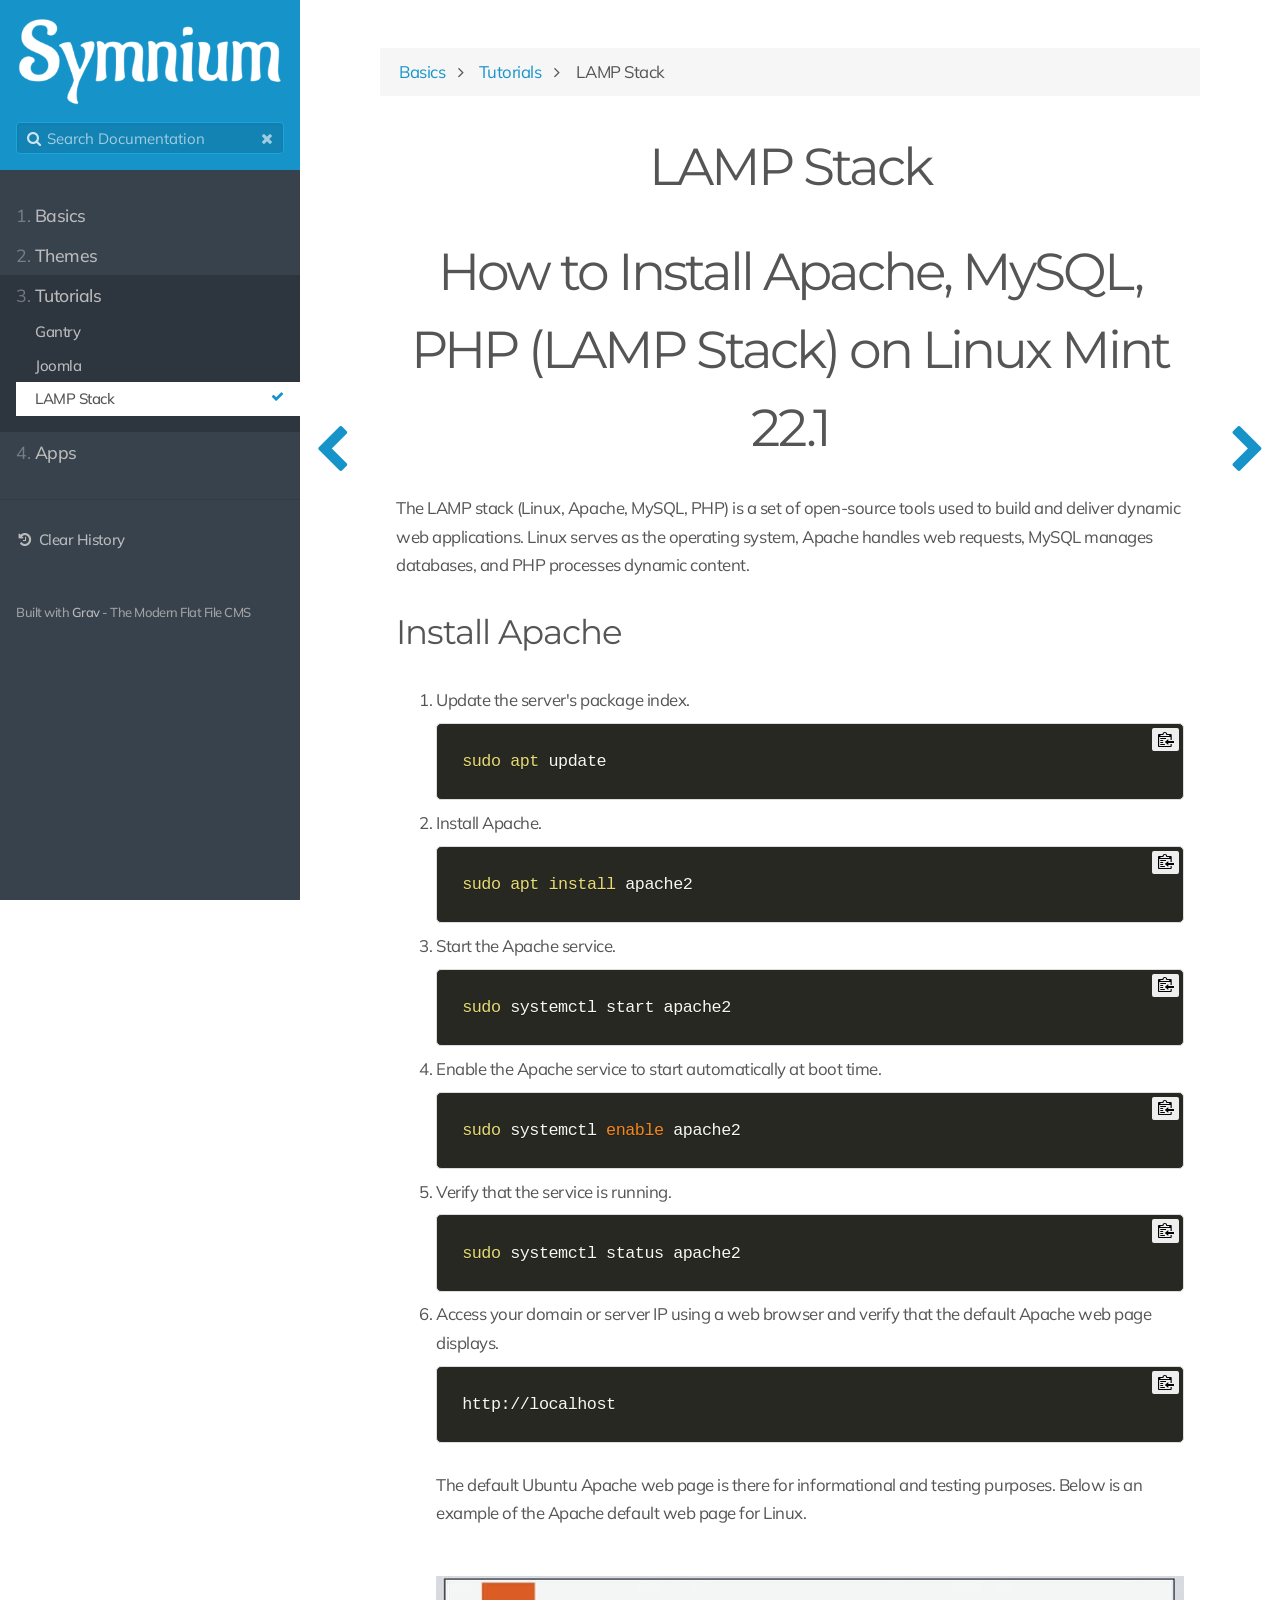
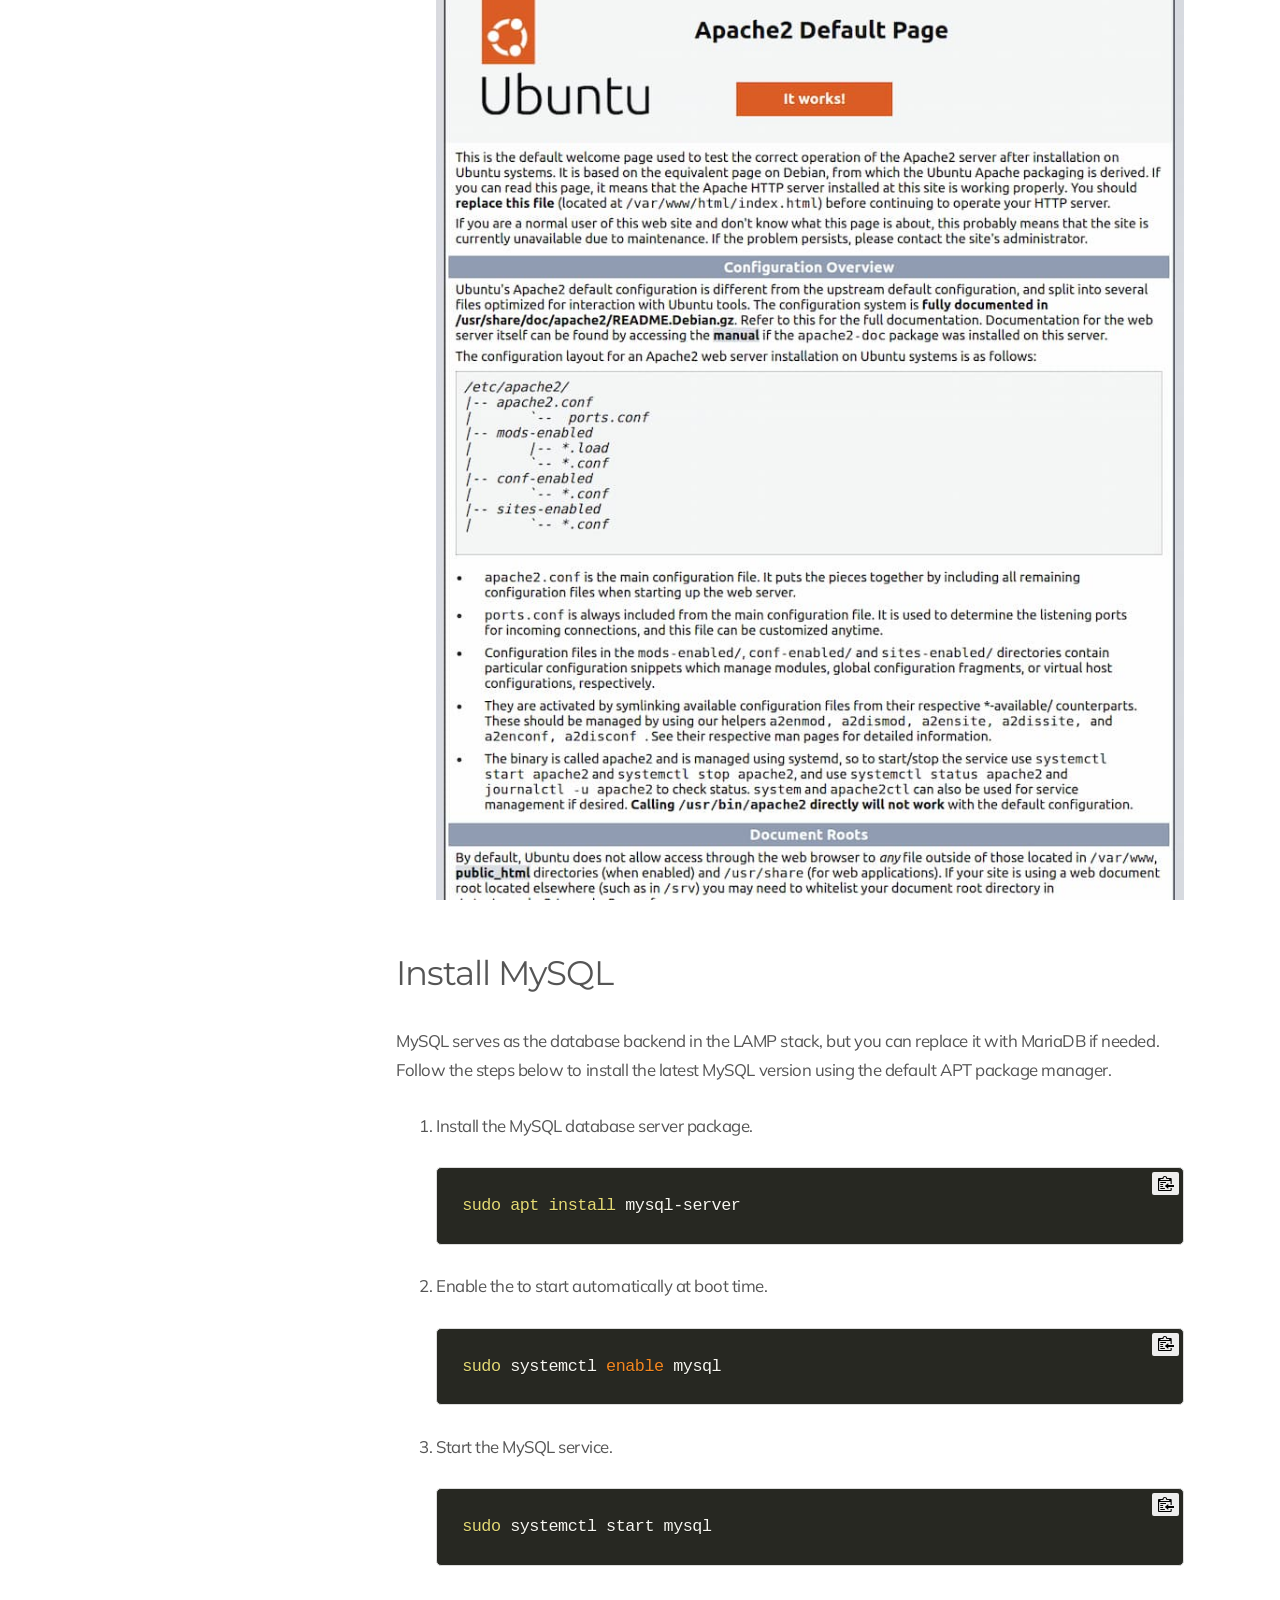
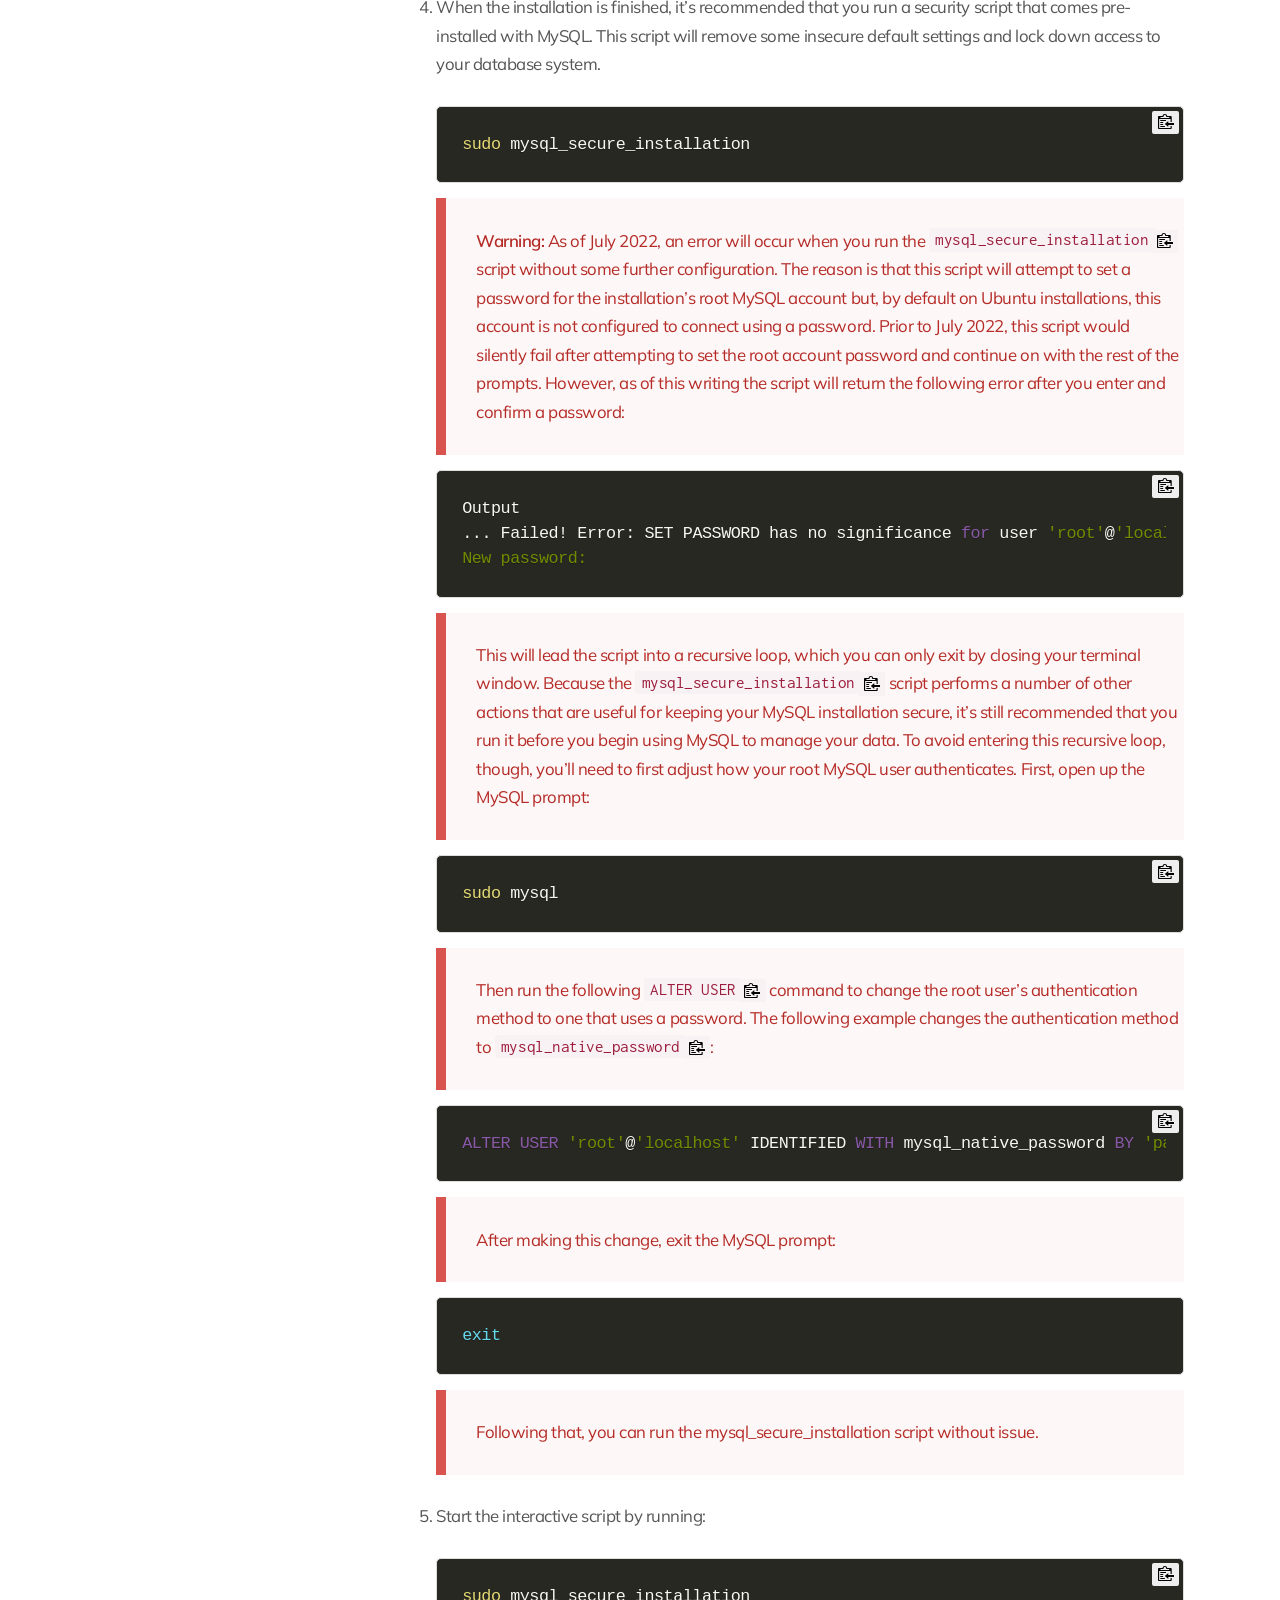
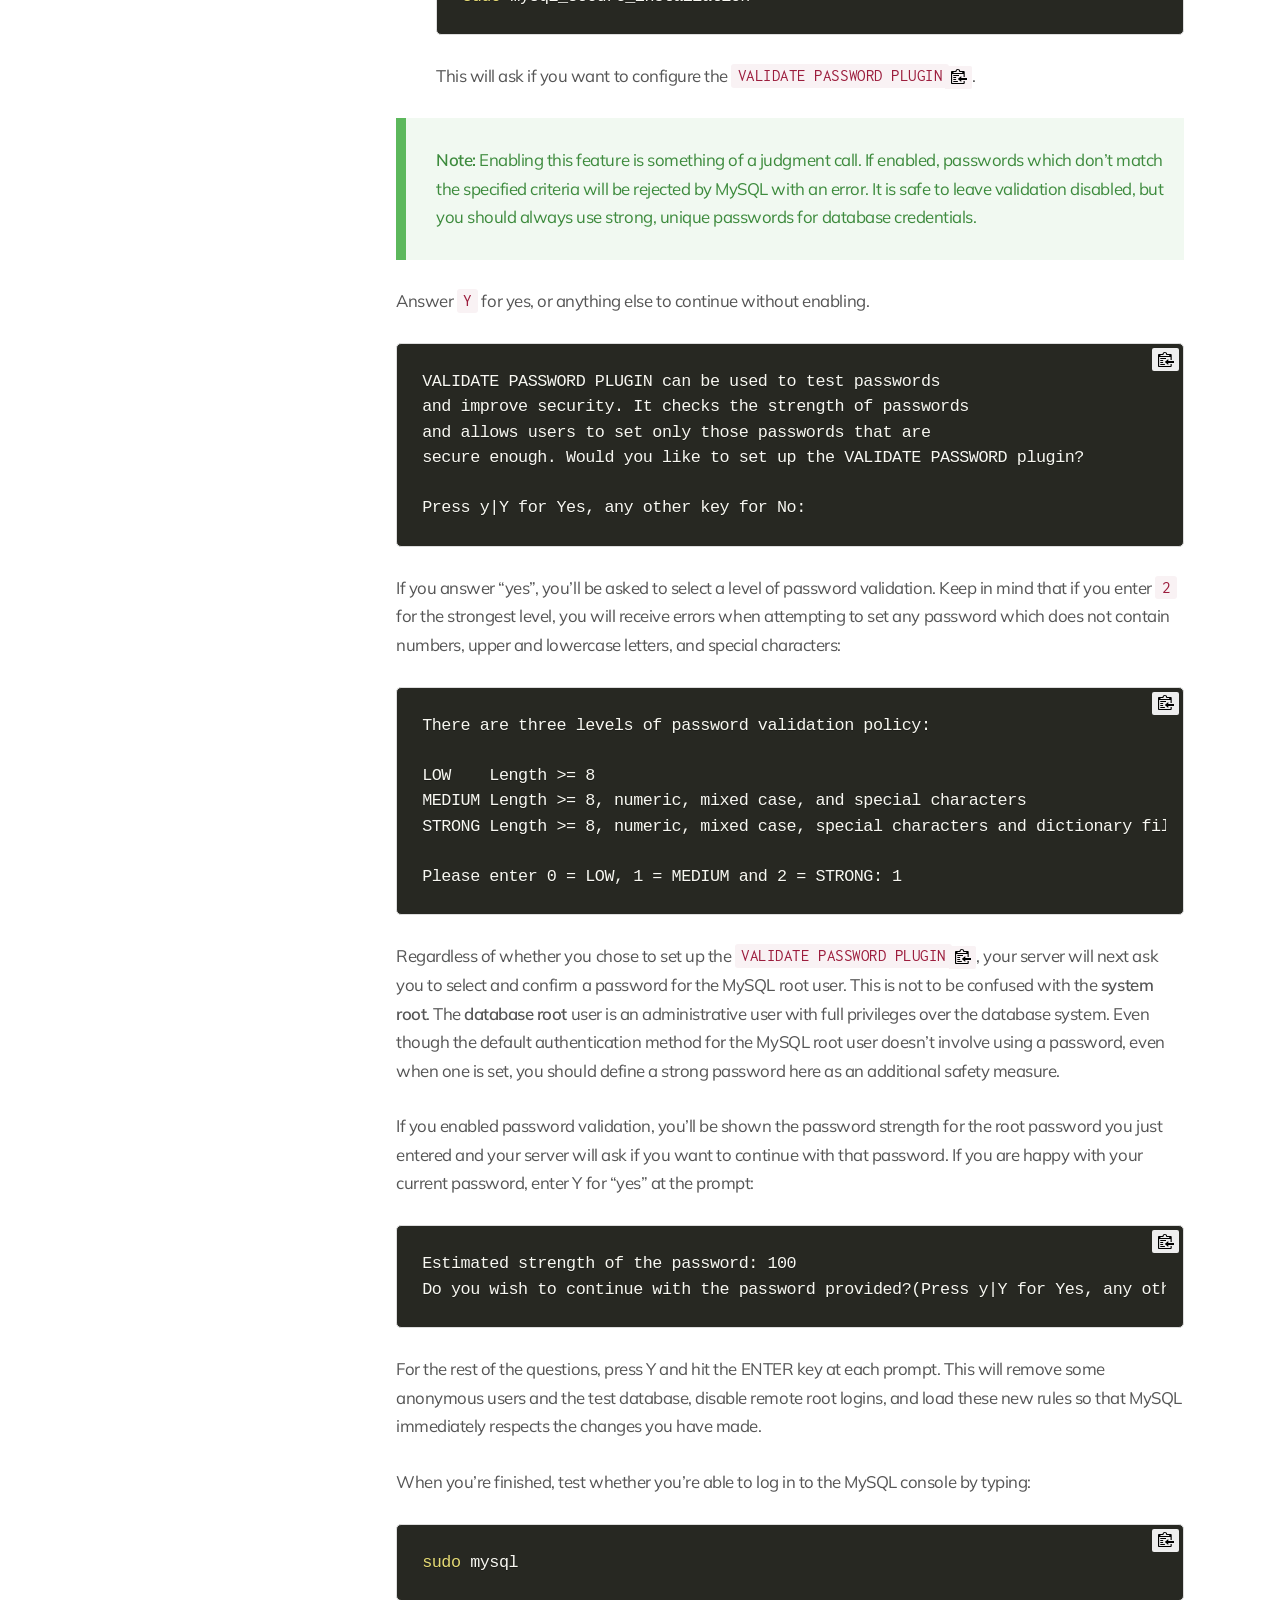
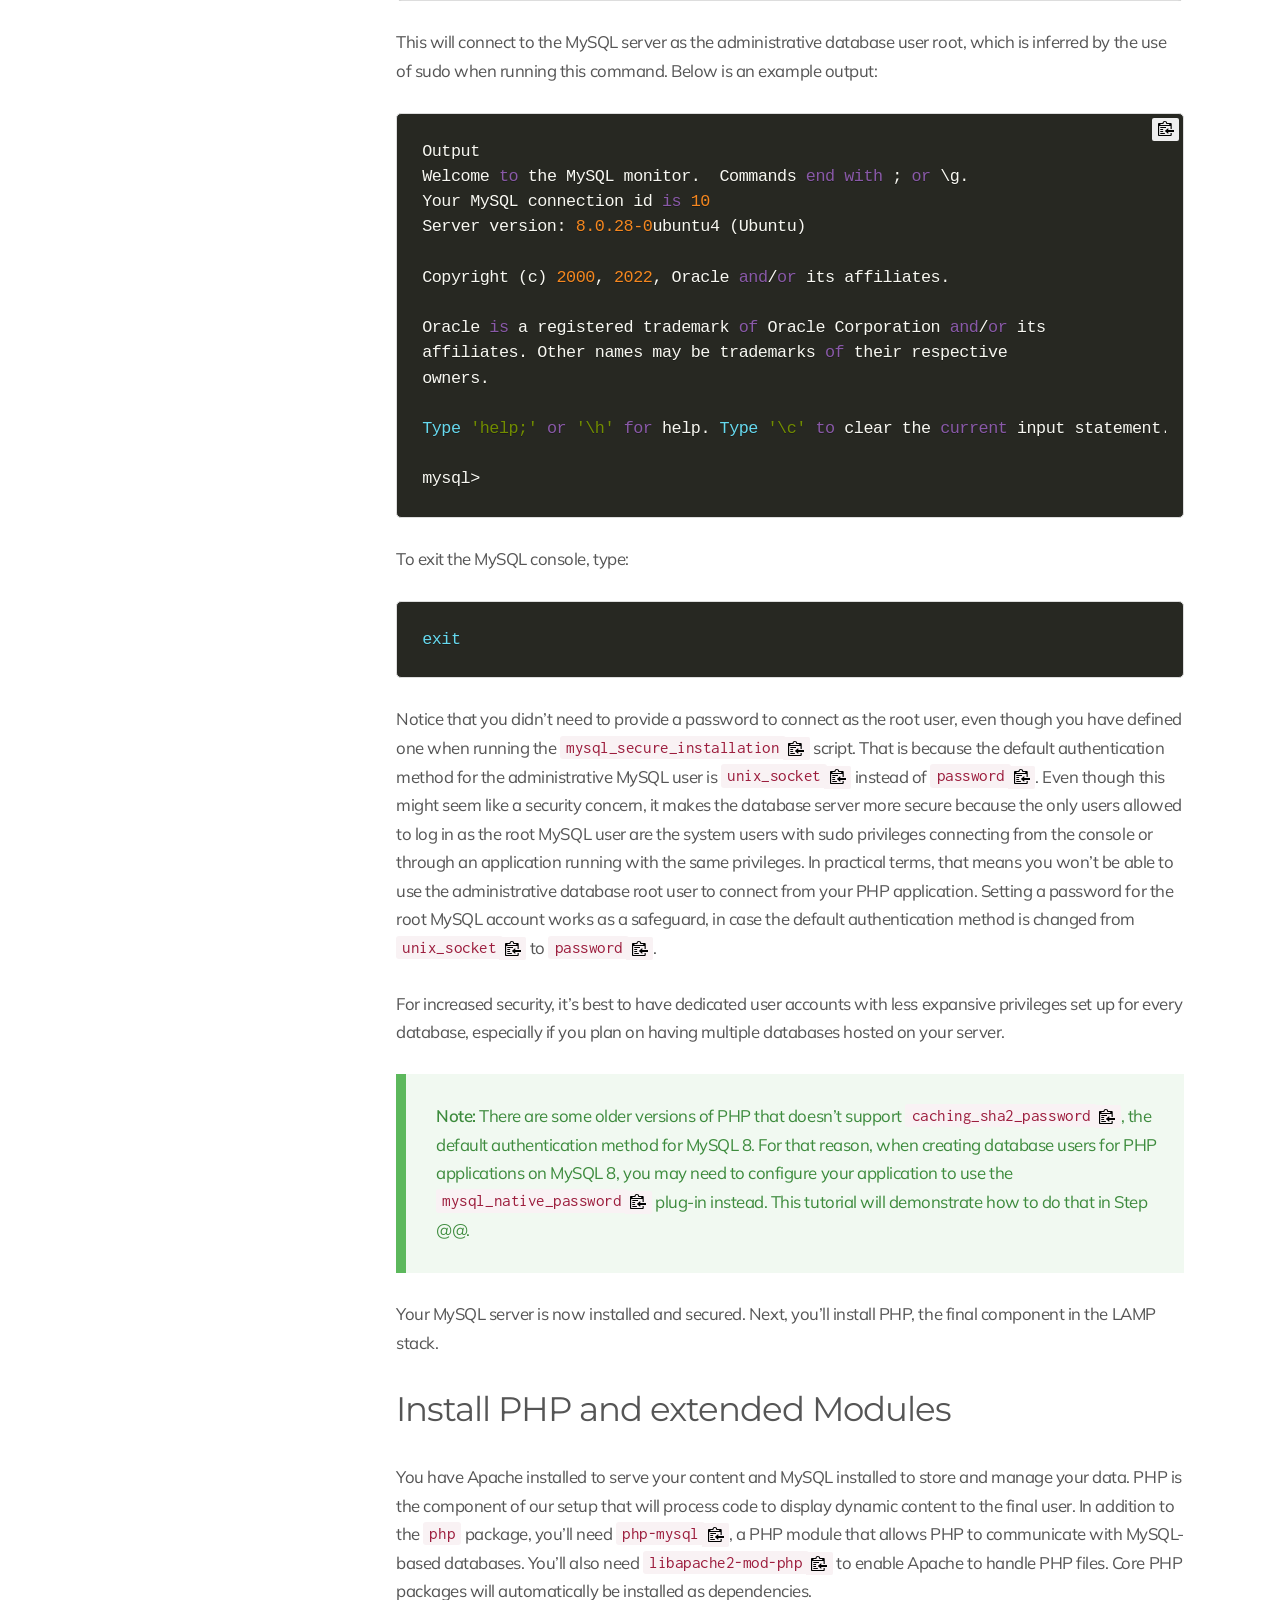
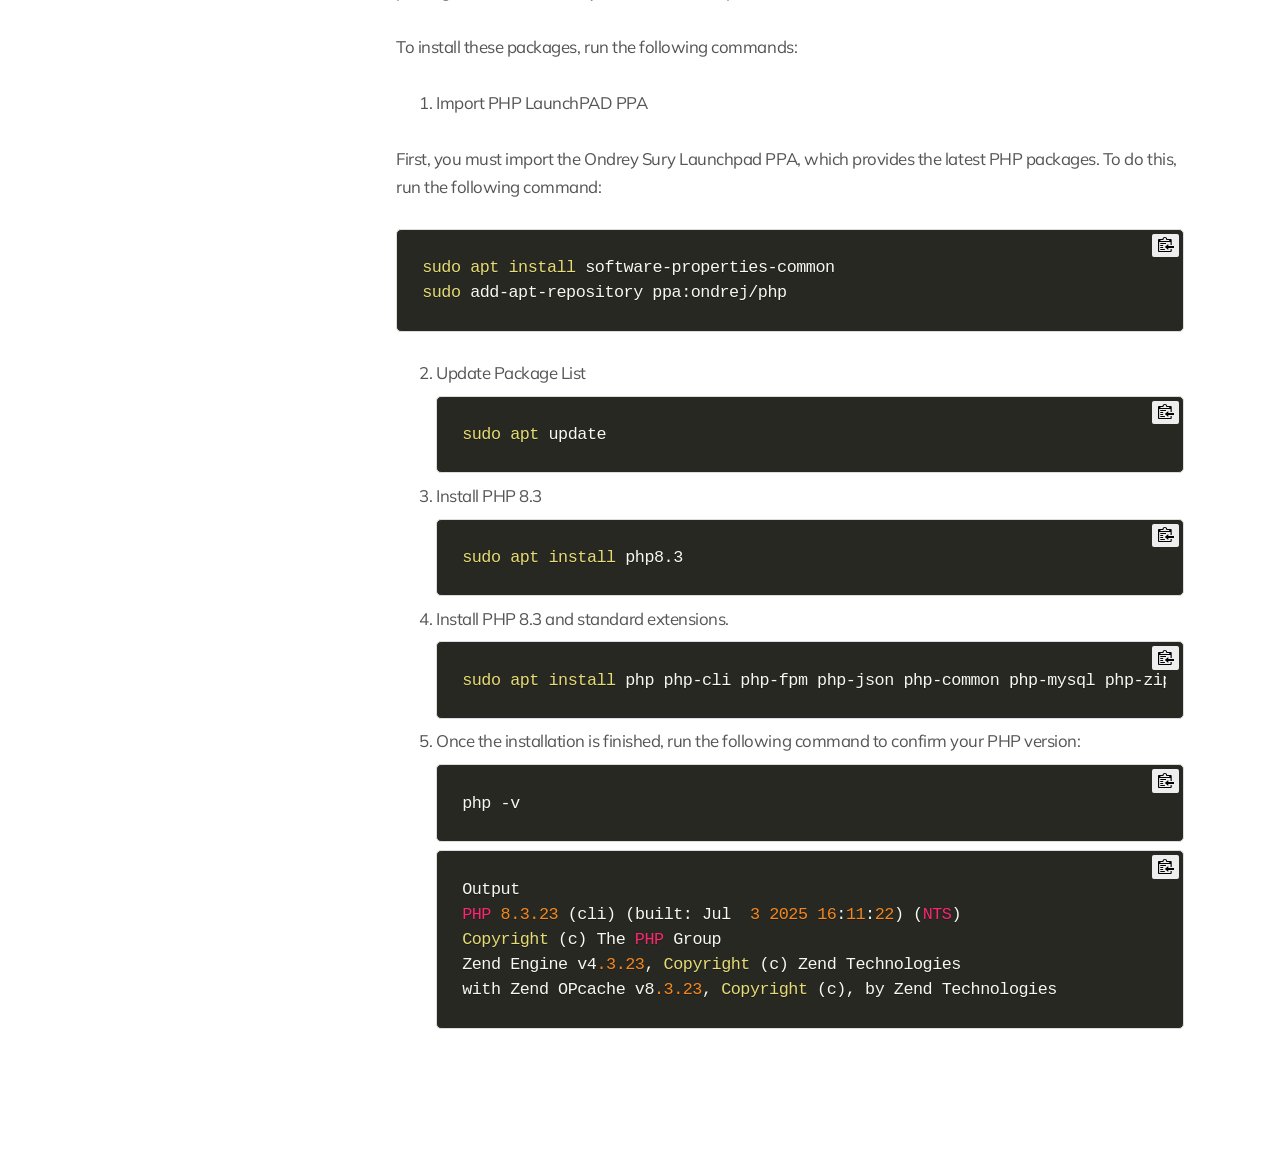
<file: tutorials/lamp.html>
<!DOCTYPE html>
<html lang="en">
<head>
    <meta charset="utf-8" />
    <title>LAMP Stack | JS-Docs</title>
        <meta name="generator" content="GravCMS" />
    <meta name="description" content="RTFM Skeleton" />
    <meta name="viewport" content="width=device-width, initial-scale=1, maximum-scale=1, user-scalable=no, shrink-to-fit=no" />
    <link rel="alternate" type="application/atom+xml" href="../feed:atom.html" title="Atom Feed" />
    <link rel="alternate" type="application/rss+xml" href="../feed:rss.html" title="RSS Feed" />
    <link rel="icon" type="image/png" href="../user/themes/learn2/images/favicon.png">

                                            
            
                                                        
        <link href="../user/themes/learn2/css-compiled/nucleus.css" type="text/css" rel="stylesheet">
<link href="../user/themes/learn2/css-compiled/theme.css" type="text/css" rel="stylesheet">
<link href="../user/themes/learn2/css/font-awesome.min.css" type="text/css" rel="stylesheet">
<link href="../user/plugins/markdown-notices/assets/notices.css" type="text/css" rel="stylesheet">
<link href="../user/plugins/breadcrumbs/css/breadcrumbs.css" type="text/css" rel="stylesheet">
<link href="../user/plugins/highlight/css/learn.css" type="text/css" rel="stylesheet">
<link href="../user/plugins/prism-highlight/css/prism.css" type="text/css" rel="stylesheet">
<link href="../user/themes/learn2/css/featherlight.min.css" type="text/css" rel="stylesheet">

    <script src="../system/assets/jquery/jquery-3.x.min.js"></script>
<script src="../user/themes/learn2/js/modernizr.custom.71422.js"></script>
<script src="../user/plugins/anchors/js/anchor.min.js"></script>
<script src="../user/plugins/highlight/js/highlight.pack.js"></script>
<script src="../user/themes/learn2/js/featherlight.min.js"></script>
<script src="../user/themes/learn2/js/clipboard.min.js"></script>
<script src="../user/themes/learn2/js/jquery.scrollbar.min.js"></script>
<script src="../user/themes/learn2/js/learn.js"></script>
<script>
document.addEventListener('DOMContentLoaded', function() {
                    anchors.options = {
                        visible: 'hover',
                        placement: 'right',
                        
                        
                        truncate: 64
                    };
                    anchors.add('#body h2, #body h3, #body h4, #body h5');
                });
</script>
<script>
hljs.initHighlightingOnLoad();
</script>

  
</head>
<body class="searchbox-hidden " data-url="/tutorials/lamp">
        <nav id="sidebar">
        <div id="header-wrapper">
            <div id="header">
                <a id="logo" href="http://127.0.0.1/js-docs"><!--
<svg id="logo-svg" viewBox="0 0 444 102" style="background-color:#ffffff00" version="1.1"
	xmlns="http://www.w3.org/2000/svg" xmlns:xlink="http://www.w3.org/1999/xlink" xml:space="preserve"
	x="0px" y="0px" width="444px" height="80px"
>
	<path d="m87.503 53.977h-10.642c-1.616 0-2.93 1.315-2.93 2.936v20.418l-0.21 0.175c-6.263 5.278-14.182 8.18-22.297 8.18-19.144 0-34.719-15.559-34.719-34.685 0-19.128 15.575-34.684 34.719-34.684 7.444 0 14.562 2.353 20.587 6.811 1.169 0.865 2.792 0.746 3.822-0.28l7.588-7.58c0.592-0.588 0.901-1.406 0.853-2.24-0.046-0.834-0.448-1.607-1.104-2.127-9.016-7.1443-20.29-11.076-31.746-11.076-28.246 0.0001-51.228 22.958-51.228 51.176-0.0005 28.219 22.982 51.179 51.228 51.179 14.584 0 28.534-6.273 38.27-17.208 0.479-0.536 0.742-1.227 0.742-1.945v-26.114c0-1.621-1.314-2.936-2.933-2.936z"/>
	<path d="m443.52 4.529c-0.54-0.8206-1.47-1.3182-2.45-1.3182h-11.58c-1.17 0-2.23 0.6957-2.7 1.7704l-32.65 75.721-33.23-75.738c-0.47-1.0634-1.52-1.7532-2.68-1.7532h-11.62c-1 0-1.92 0.4976-2.46 1.3265-0.55 0.8288-0.64 1.8753-0.23 2.7832l40.25 91.732c0.47 1.068 1.53 1.758 2.69 1.758h14.66c1.17 0 2.23-0.71 2.7-1.775l39.54-91.734c0.39-0.9055 0.3-1.9466-0.24-2.772z"/>
	<path d="m291.34 4.9642c-0.47-1.0636-1.52-1.7534-2.69-1.7534h-14.65c-1.17 0-2.23 0.6957-2.7 1.7704l-39.54 91.735c-0.39 0.9-0.3 1.946 0.24 2.766 0.54 0.828 1.46 1.328 2.45 1.328h11.58c1.17 0 2.23-0.71 2.7-1.775l32.64-75.723 33.24 75.74c0.47 1.068 1.52 1.758 2.68 1.758h11.63c0.99 0 1.92-0.5 2.45-1.328 0.55-0.831 0.63-1.878 0.24-2.788l-40.27-91.73z"/>
	<path d="m185.34 67.248l0.64-0.306c11.56-5.583 19.04-17.434 19.04-30.196 0-18.491-15.06-33.535-33.58-33.535l-42.49-0.0002c-1.62 0-2.93 1.3153-2.93 2.933v91.726c0 1.624 1.31 2.94 2.93 2.94h10.64c1.62 0 2.94-1.316 2.94-2.94v-78.17h28.91c9.42 0 17.07 7.645 17.07 17.046 0 7.84-5.33 14.64-12.97 16.53-1.38 0.348-2.75 0.523-4.1 0.523h-10.64c-1.1 0-2.11 0.622-2.61 1.607-0.5 0.984-0.4 2.164 0.25 3.057l30.17 41.143c0.55 0.754 1.43 1.204 2.36 1.204h13.22c1.11 0 2.12-0.63 2.62-1.611 0.5-0.989 0.4-2.172-0.25-3.06l-21.22-28.891z"/>
</svg>
-->
<img src="../user/themes/learn2/images/custom/logo.png"></a>
                <div class="searchbox">
    <label for="search-by"><i class="fa fa-search"></i></label>
    <input id="search-by" type="text" placeholder="Search Documentation"
           data-search-input="/js-docs/search.json/query"/>
    <span data-search-clear><i class="fa fa-close"></i></span>
</div>
            </div>
        </div>
        


<div class="scrollbar-inner">
    <div class="highlightable">
                    <ul class="topics">
                                
                                            <li class="dd-item" data-nav-id="/">
            <a href="../index.html" >
                <i class="fa fa-check read-icon"></i>
                <span><b>1. </b>Basics</span>
            </a>
                        <ul>
                    
                                            <li class="dd-item" data-nav-id="/basics/overview">
            <a href="../basics/overview.html" >
                <i class="fa fa-check read-icon"></i>
                <span><b></b>Overview</span>
            </a>
                    </li>
    
            </ul>
                    </li>
                            <li class="dd-item" data-nav-id="/themes">
            <a href="../themes.html" >
                <i class="fa fa-check read-icon"></i>
                <span><b>2. </b>Themes</span>
            </a>
                        <ul>
                    
                                            <li class="dd-item" data-nav-id="/themes/quark">
            <a href="../themes/quark.html" >
                <i class="fa fa-check read-icon"></i>
                <span><b></b>Quark</span>
            </a>
                        <ul>
                    
                                            <li class="dd-item" data-nav-id="/themes/quark/typography">
            <a href="../themes/quark/typography.html" >
                <i class="fa fa-check read-icon"></i>
                <span><b></b>Typography</span>
            </a>
                    </li>
    
            </ul>
                    </li>
                            <li class="dd-item" data-nav-id="/themes/canvas">
            <a href="../themes/canvas.html" >
                <i class="fa fa-check read-icon"></i>
                <span><b></b>Canvas</span>
            </a>
                    </li>
    
            </ul>
                    </li>
                            <li class="dd-item parent" data-nav-id="/tutorials">
            <a href="../tutorials.html" >
                <i class="fa fa-check read-icon"></i>
                <span><b>3. </b>Tutorials</span>
            </a>
                        <ul>
                    
                                            <li class="dd-item" data-nav-id="/tutorials/gantry ">
            <a href="gantry&#32;.html" >
                <i class="fa fa-check read-icon"></i>
                <span><b></b>Gantry</span>
            </a>
                    </li>
                            <li class="dd-item" data-nav-id="/tutorials/joomla">
            <a href="joomla.html" >
                <i class="fa fa-check read-icon"></i>
                <span><b></b>Joomla</span>
            </a>
                    </li>
                            <li class="dd-item active" data-nav-id="/tutorials/lamp">
            <a href="lamp.html" >
                <i class="fa fa-check read-icon"></i>
                <span><b></b>LAMP Stack</span>
            </a>
                    </li>
    
            </ul>
                    </li>
                            <li class="dd-item" data-nav-id="/apps">
            <a href="../apps.html" >
                <i class="fa fa-check read-icon"></i>
                <span><b>4. </b>Apps</span>
            </a>
                        <ul>
                    
                                            <li class="dd-item" data-nav-id="/apps/flatpak">
            <a href="../apps/flatpak.html" >
                <i class="fa fa-check read-icon"></i>
                <span><b></b>Flatpak</span>
            </a>
                    </li>
    
            </ul>
                    </li>
    
                            </ul>
                <hr />

        <a class="padding" href="lamp.html#" data-clear-history-toggle><i
                    class="fa fa-fw fa-history"></i> Clear History</a><br/>

        <section id="footer">
            <p>Built with <a href="http://getgrav.org">Grav</a> - The Modern Flat File CMS</p>
        </section>
    </div>
</div>
    </nav>
    
        <section id="body">
        <div id="overlay"></div>

        <div class="padding highlightable">
            <a href="lamp.html#" id="sidebar-toggle" data-sidebar-toggle><i class="fa fa-2x fa-bars"></i></a>

                        <div id="top-bar">
                
                                
<div id="breadcrumbs" itemscope itemtype="http://schema.org/BreadcrumbList">
            <span itemprop="itemListElement" itemscope itemtype="http://schema.org/ListItem">
                                    <a itemscope itemtype="http://schema.org/Thing" itemprop="item" href="../index.html" itemid="/js-docs/">
                    <span itemprop="name">Basics</span>
                </a>
                        <i class="fa fa-angle-right"></i>
                <meta itemprop="position" content="1" />
    </span>
        <span itemprop="itemListElement" itemscope itemtype="http://schema.org/ListItem">
                                    <a itemscope itemtype="http://schema.org/Thing" itemprop="item" href="../tutorials.html" itemid="/js-docs/tutorials">
                    <span itemprop="name">Tutorials</span>
                </a>
                        <i class="fa fa-angle-right"></i>
                <meta itemprop="position" content="2" />
    </span>
        <span itemprop="itemListElement" itemscope itemtype="http://schema.org/ListItem">
                                    <span itemscope itemtype="http://schema.org/Thing" itemprop="item" itemid="/js-docs/tutorials/lamp">
                    <span itemprop="name">LAMP Stack</span>
                </span>
                            <meta itemprop="position" content="3" />
    </span>
    </div>
                            </div>
            
                <div id="body-inner">
    <h1>LAMP Stack</h1>
    <p>
    	<h1>How to Install Apache, MySQL, PHP (LAMP Stack) on Linux Mint 22.1</h1>
<p>The LAMP stack (Linux, Apache, MySQL, PHP) is a set of open-source tools used to build and deliver dynamic web applications. Linux serves as the operating system, Apache handles web requests, MySQL manages databases, and PHP processes dynamic content.</p>
<h3>Install Apache</h3>
<ol>
<li>Update the server's package index.
<pre><code class="language-bash">sudo apt update</code></pre></li>
<li>Install Apache.
<pre><code class="language-bash">sudo apt install apache2</code></pre></li>
<li>Start the Apache service.
<pre><code class="language-bash">sudo systemctl start apache2</code></pre></li>
<li>Enable the Apache service to start automatically at boot time.
<pre><code class="language-bash">sudo systemctl enable apache2</code></pre></li>
<li>Verify that the service is running.
<pre><code class="language-bash">sudo systemctl status apache2</code></pre></li>
<li>Access your domain or server IP using a web browser and verify that the default Apache web page displays.
<pre><code>http://localhost</code></pre>
<p>The default Ubuntu Apache web page is there for informational and testing purposes. Below is an example of the Apache default web page for Linux.
<img alt="apache2 default page" src="../user/pages/03.tutorials/03.lamp/apache2.jpeg" /></p></li>
</ol>
<h3>Install MySQL</h3>
<p>MySQL serves as the database backend in the LAMP stack, but you can replace it with MariaDB if needed. Follow the steps below to install the latest MySQL version using the default APT package manager.</p>
<ol>
<li>
<p>Install the MySQL database server package.</p>
<pre><code class="language-bash">sudo apt install mysql-server</code></pre>
</li>
<li>
<p>Enable the to start automatically at boot time.</p>
<pre><code class="language-bash">sudo systemctl enable mysql</code></pre>
</li>
<li>
<p>Start the MySQL service.</p>
<pre><code class="language-bash">sudo systemctl start mysql</code></pre>
</li>
<li>
<p>When the installation is finished, it’s recommended that you run a security script that comes pre-installed with MySQL. This script will remove some insecure default settings and lock down access to your database system.</p>
<pre><code class="language-bash">sudo mysql_secure_installation</code></pre>
<div class="notices red">
<p><strong>Warning:</strong> As of July 2022, an error will occur when you run the <code>mysql_secure_installation</code> script without some further configuration. The reason is that this script will attempt to set a password for the installation’s root MySQL account but, by default on Ubuntu installations, this account is not configured to connect using a password. Prior to July 2022, this script would silently fail after attempting to set the root account password and continue on with the rest of the prompts. However, as of this writing the script will return the following error after you enter and confirm a password:</p>
</div>
<pre><code class="language-bash">Output
... Failed! Error: SET PASSWORD has no significance for user 'root'@'localhost' as the authentication method used doesn't store authentication data in the MySQL server. Please consider using ALTER USER instead if you want to change authentication parameters.
New password:</code></pre>
<div class="notices red">
<p>This will lead the script into a recursive loop, which you can only exit by closing your terminal window.
Because the <code>mysql_secure_installation</code> script performs a number of other actions that are useful for keeping your MySQL installation secure, it’s still recommended that you run it before you begin using MySQL to manage your data. To avoid entering this recursive loop, though, you’ll need to first adjust how your root MySQL user authenticates.
First, open up the MySQL prompt:</p>
</div>
<pre><code class="language-bash">sudo mysql</code></pre>
<div class="notices red">
<p>Then run the following <code>ALTER USER</code> command to change the root user’s authentication method to one that uses a password. The following example changes the authentication method to <code>mysql_native_password</code>:</p>
</div>
<pre><code class="language-sql">ALTER USER 'root'@'localhost' IDENTIFIED WITH mysql_native_password BY 'password';</code></pre>
<div class="notices red">
<p>After making this change, exit the MySQL prompt:</p>
</div>
<pre><code class="language-sql">exit</code></pre>
<div class="notices red">
<p>Following that, you can run the mysql_secure_installation script without issue.</p>
</div>
</li>
<li>
<p>Start the interactive script by running:</p>
<pre><code class="language-bash">sudo mysql_secure_installation</code></pre>
<p>This will ask if you want to configure the <code>VALIDATE PASSWORD PLUGIN</code>.</p>
</li>
</ol>
<div class="notices green">
<p><strong>Note:</strong> Enabling this feature is something of a judgment call. If enabled, passwords which don’t match the specified criteria will be rejected by MySQL with an error. It is safe to leave validation disabled, but you should always use strong, unique passwords for database credentials.</p>
</div>
<p>Answer <code>Y</code> for yes, or anything else to continue without enabling.</p>
<pre><code>VALIDATE PASSWORD PLUGIN can be used to test passwords
and improve security. It checks the strength of passwords
and allows users to set only those passwords that are
secure enough. Would you like to set up the VALIDATE PASSWORD plugin?

Press y|Y for Yes, any other key for No:</code></pre>
<p>If you answer “yes”, you’ll be asked to select a level of password validation. Keep in mind that if you enter <code>2</code> for the strongest level, you will receive errors when attempting to set any password which does not contain numbers, upper and lowercase letters, and special characters:</p>
<pre><code>There are three levels of password validation policy:

LOW    Length &gt;= 8
MEDIUM Length &gt;= 8, numeric, mixed case, and special characters
STRONG Length &gt;= 8, numeric, mixed case, special characters and dictionary file

Please enter 0 = LOW, 1 = MEDIUM and 2 = STRONG: 1</code></pre>
<p>Regardless of whether you chose to set up the <code>VALIDATE PASSWORD PLUGIN</code>, your server will next ask you to select and confirm a password for the MySQL root user. This is not to be confused with the <strong>system root</strong>. The <strong>database root</strong> user is an administrative user with full privileges over the database system. Even though the default authentication method for the MySQL root user doesn’t involve using a password, even when one is set, you should define a strong password here as an additional safety measure.</p>
<p>If you enabled password validation, you’ll be shown the password strength for the root password you just entered and your server will ask if you want to continue with that password. If you are happy with your current password, enter Y for “yes” at the prompt:</p>
<pre><code>Estimated strength of the password: 100
Do you wish to continue with the password provided?(Press y|Y for Yes, any other key for No) : y</code></pre>
<p>For the rest of the questions, press Y and hit the ENTER key at each prompt. This will remove some anonymous users and the test database, disable remote root logins, and load these new rules so that MySQL immediately respects the changes you have made.</p>
<p>When you’re finished, test whether you’re able to log in to the MySQL console by typing:</p>
<pre><code class="language-bash">sudo mysql</code></pre>
<p>This will connect to the MySQL server as the administrative database user root, which is inferred by the use of sudo when running this command. Below is an example output:</p>
<pre><code class="language-sql">Output
Welcome to the MySQL monitor.  Commands end with ; or \g.
Your MySQL connection id is 10
Server version: 8.0.28-0ubuntu4 (Ubuntu)

Copyright (c) 2000, 2022, Oracle and/or its affiliates.

Oracle is a registered trademark of Oracle Corporation and/or its
affiliates. Other names may be trademarks of their respective
owners.

Type 'help;' or '\h' for help. Type '\c' to clear the current input statement.

mysql&gt;</code></pre>
<p>To exit the MySQL console, type:</p>
<pre><code class="language-sql">exit</code></pre>
<p>Notice that you didn’t need to provide a password to connect as the root user, even though you have defined one when running the <code>mysql_secure_installation</code> script. That is because the default authentication method for the administrative MySQL user is <code>unix_socket</code> instead of <code>password</code>. Even though this might seem like a security concern, it makes the database server more secure because the only users allowed to log in as the root MySQL user are the system users with sudo privileges connecting from the console or through an application running with the same privileges. In practical terms, that means you won’t be able to use the administrative database root user to connect from your PHP application. Setting a password for the root MySQL account works as a safeguard, in case the default authentication method is changed from <code>unix_socket</code> to <code>password</code>.</p>
<p>For increased security, it’s best to have dedicated user accounts with less expansive privileges set up for every database, especially if you plan on having multiple databases hosted on your server.</p>
<div class="notices green">
<p><strong>Note:</strong> There are some older versions of PHP that doesn’t support <code>caching_sha2_password</code>, the default authentication method for MySQL 8. For that reason, when creating database users for PHP applications on MySQL 8, you may need to configure your application to use the <code>mysql_native_password</code> plug-in instead. This tutorial will demonstrate how to do that in Step @@.</p>
</div>
<p>Your MySQL server is now installed and secured. Next, you’ll install PHP, the final component in the LAMP stack.</p>
<h3>Install PHP and extended Modules</h3>
<p>You have Apache installed to serve your content and MySQL installed to store and manage your data. PHP is the component of our setup that will process code to display dynamic content to the final user. In addition to the <code>php</code> package, you’ll need <code>php-mysql</code>, a PHP module that allows PHP to communicate with MySQL-based databases. You’ll also need <code>libapache2-mod-php</code> to enable Apache to handle PHP files. Core PHP packages will automatically be installed as dependencies.</p>
<p>To install these packages, run the following commands:</p>
<ol>
<li>Import PHP LaunchPAD PPA</li>
</ol>
<p>First, you must import the Ondrey Sury Launchpad PPA, which provides the latest PHP packages. To do this, run the following command:</p>
<pre><code class="language-bash">sudo apt install software-properties-common
sudo add-apt-repository ppa:ondrej/php</code></pre>
<ol start="2">
<li>Update Package List
<pre><code class="language-bash">sudo apt update</code></pre></li>
<li>Install PHP 8.3
<pre><code class="language-bash">sudo apt install php8.3</code></pre></li>
<li>Install PHP 8.3 and standard extensions.
<pre><code class="language-bash">sudo apt install php php-cli php-fpm php-json php-common php-mysql php-zip php-gd php-mbstring php-curl php-xml php-pear php-bcmath</code></pre></li>
<li>Once the installation is finished, run the following command to confirm your PHP version:
<pre><code class="language-bash">php -v</code></pre>
<pre><code class="language-php">Output
PHP 8.3.23 (cli) (built: Jul  3 2025 16:11:22) (NTS)
Copyright (c) The PHP Group
Zend Engine v4.3.23, Copyright (c) Zend Technologies
with Zend OPcache v8.3.23, Copyright (c), by Zend Technologies</code></pre></li>
</ol>
    </p>
</div>

                                        
        </div>
        	<div id="navigation">
		    <a class="nav nav-prev" href="joomla.html"> <i class="fa fa-chevron-left"></i></a>
	
		    <a class="nav nav-next" href="../apps.html"><i class="fa fa-chevron-right"></i></a>
		</div>
    </section>
    
                
            <script src="../user/plugins/simplesearch/js/simplesearch.js"></script>
<script src="../user/plugins/prism-highlight/js/prism.js"></script>
<script>
var __prism_nodes = null;
__prism_nodes = document.querySelectorAll('pre:not([class*="language-"])');
__prism_nodes.forEach(function(node) { node.classList.add('language-txt'); });
</script>

     </body>
</html>
</file>
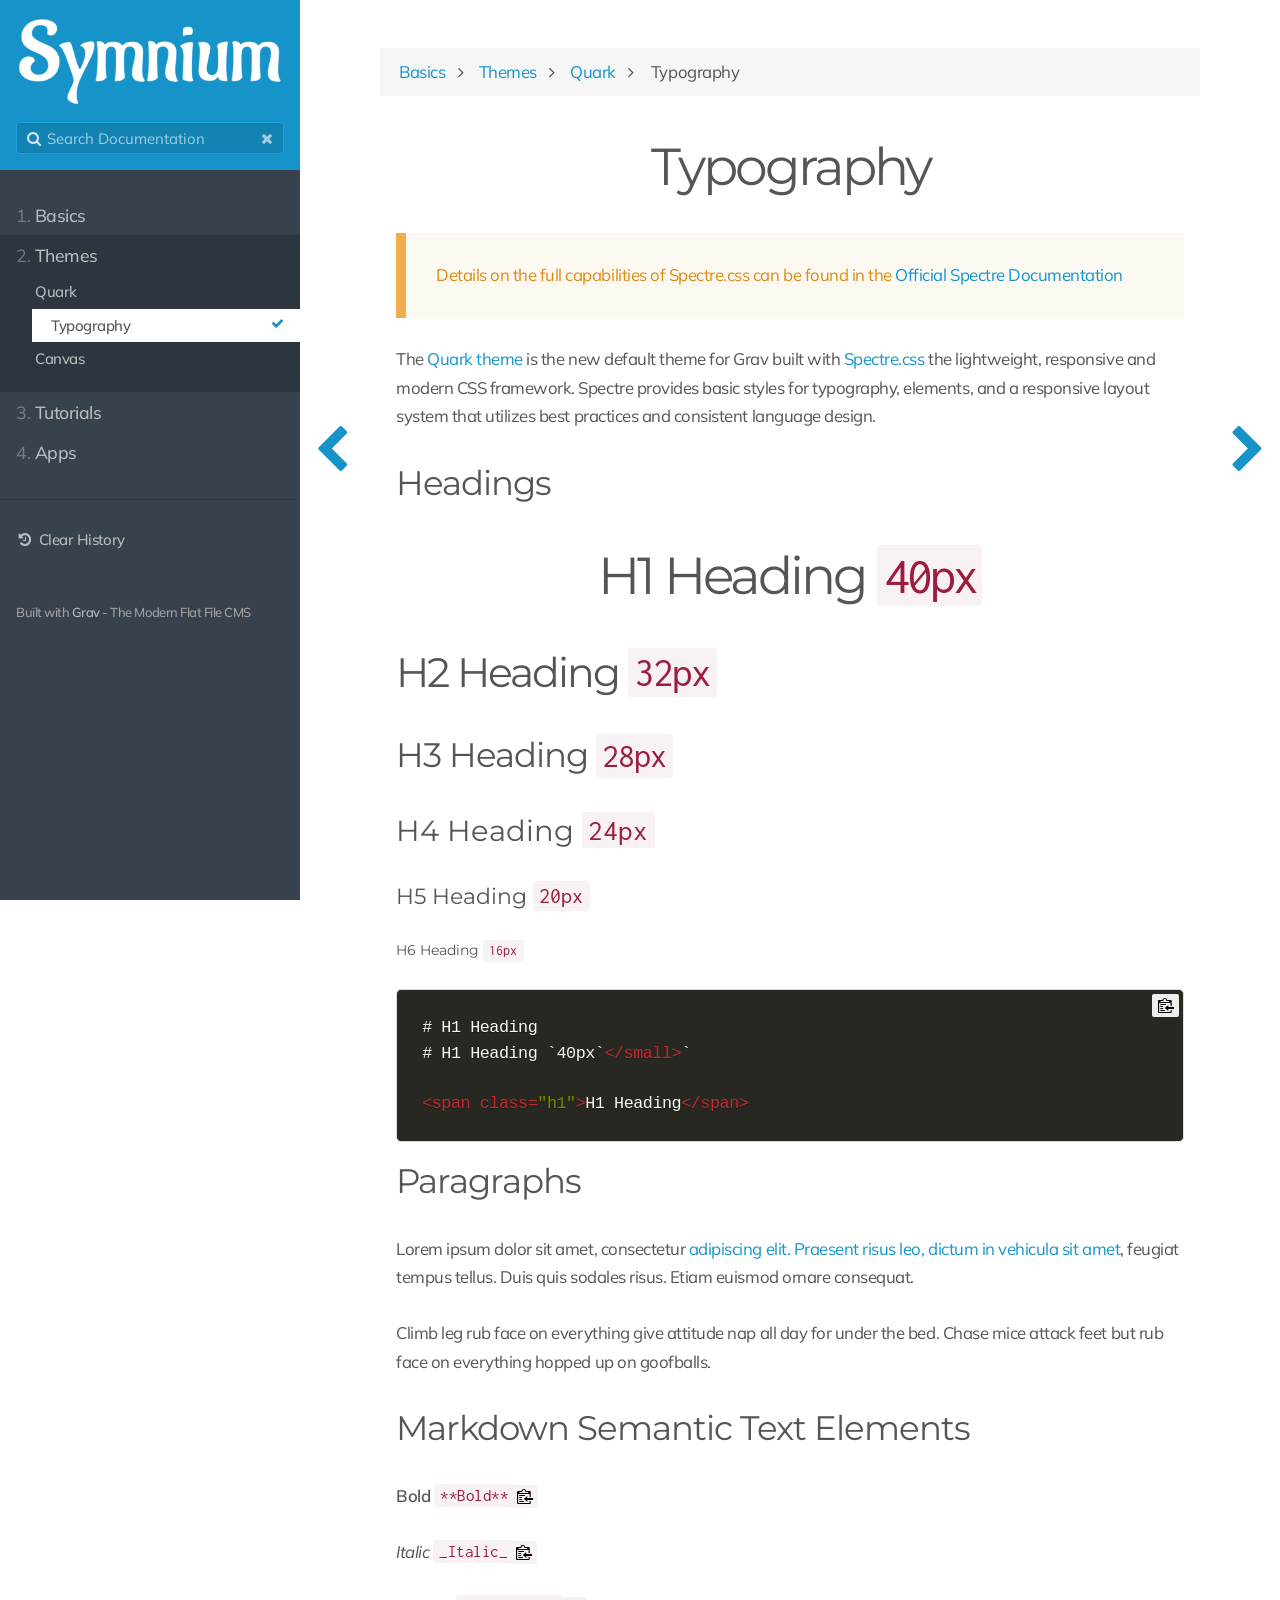
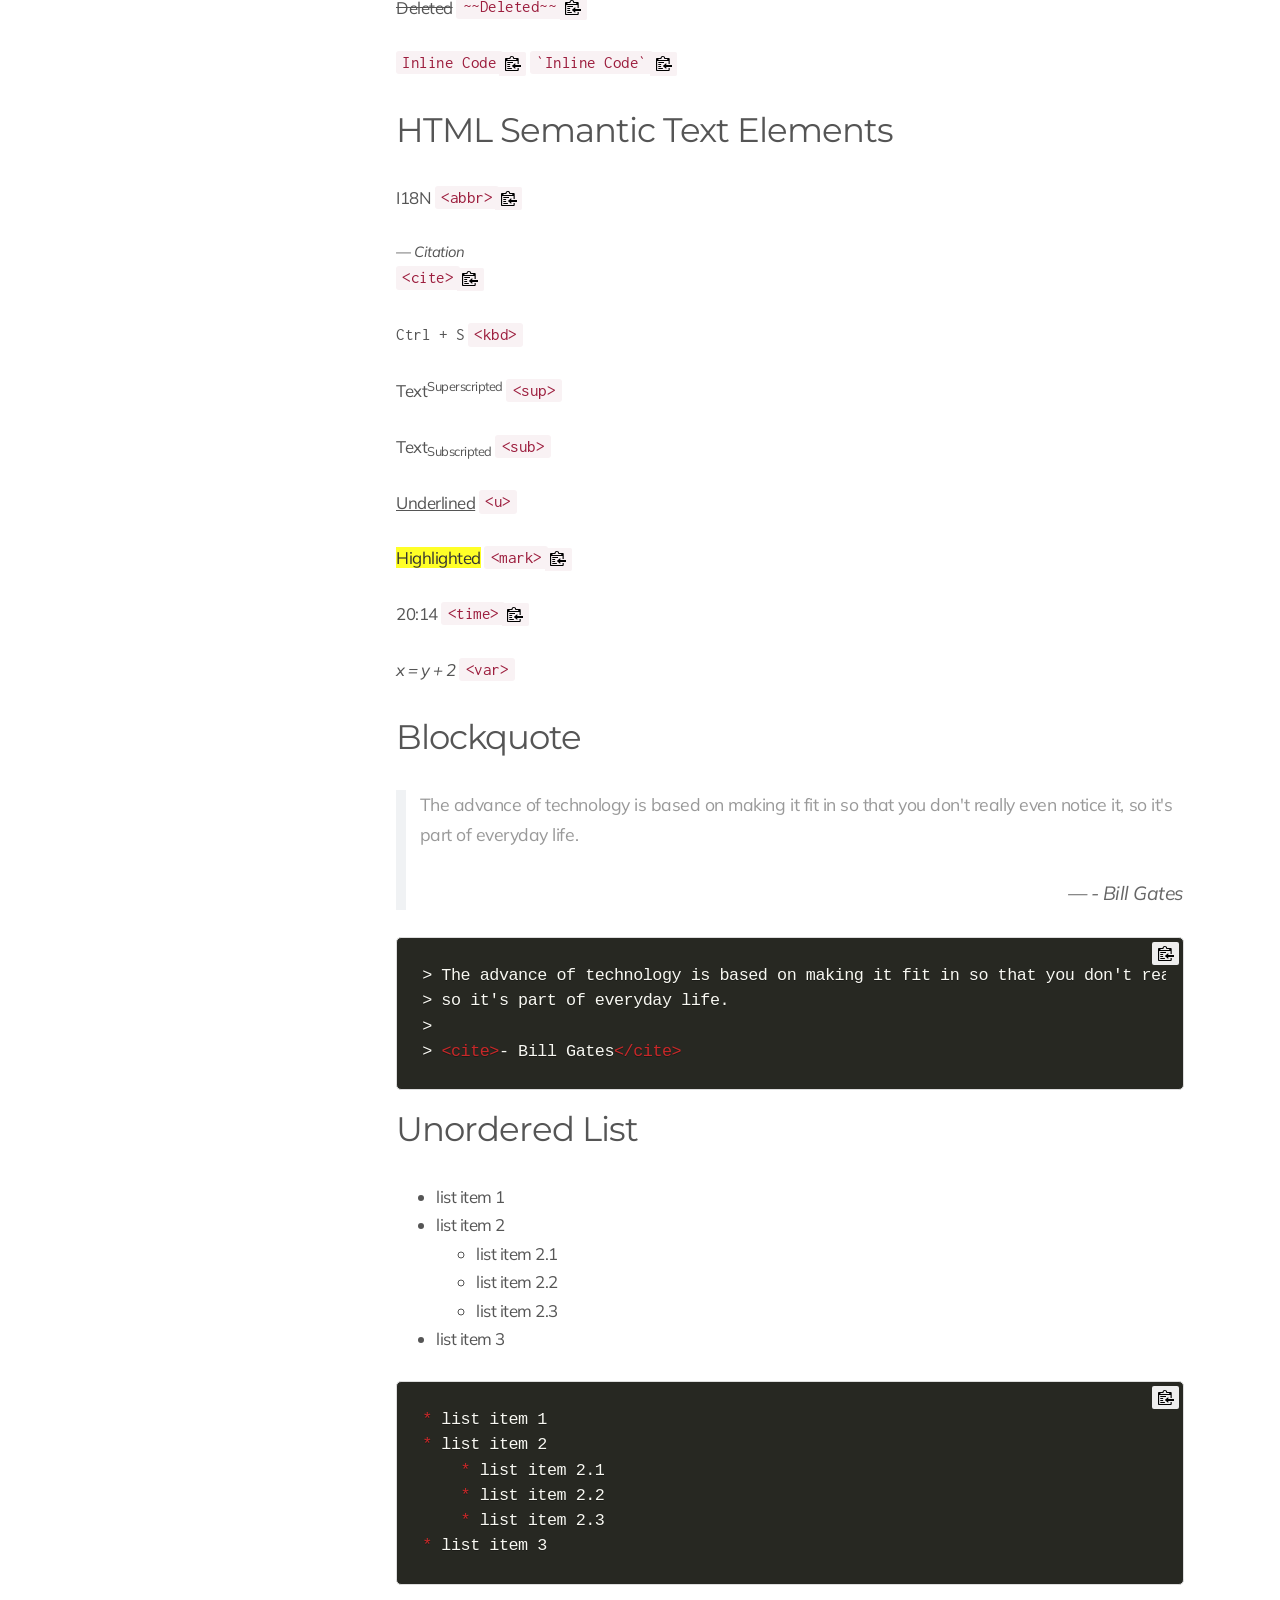
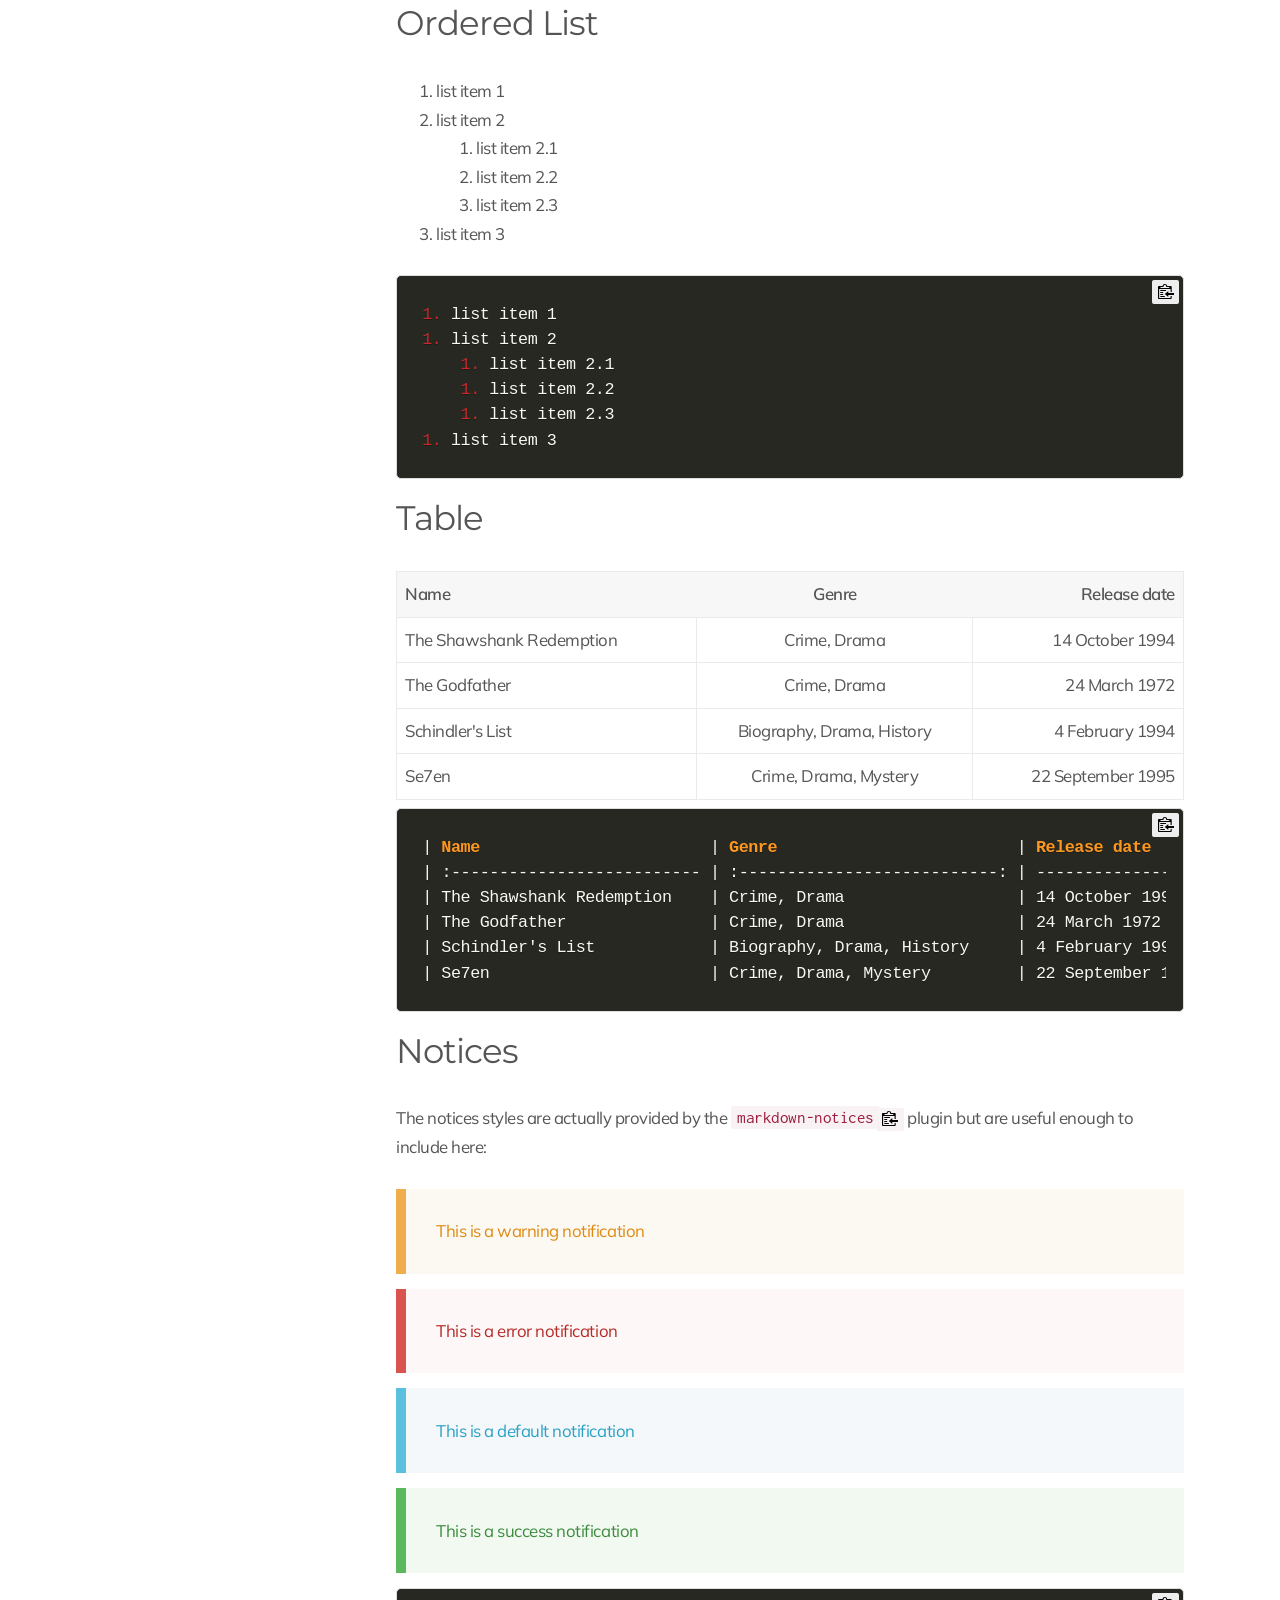
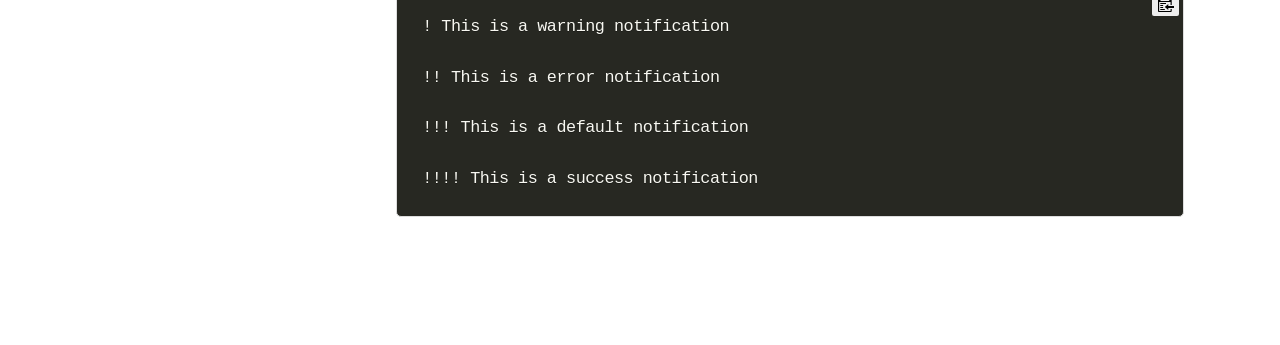
<file: themes/quark/typography.html>
<!DOCTYPE html>
<html lang="en">
<head>
    <meta charset="utf-8" />
    <title>Typography | JS-Docs</title>
        <meta name="generator" content="GravCMS" />
    <meta name="description" content="RTFM Skeleton" />
    <meta name="viewport" content="width=device-width, initial-scale=1, maximum-scale=1, user-scalable=no, shrink-to-fit=no" />
    <link rel="alternate" type="application/atom+xml" href="../../feed:atom.html" title="Atom Feed" />
    <link rel="alternate" type="application/rss+xml" href="../../feed:rss.html" title="RSS Feed" />
    <link rel="icon" type="image/png" href="../../user/themes/learn2/images/favicon.png">

                                            
            
                                                        
        <link href="../../user/themes/learn2/css-compiled/nucleus.css" type="text/css" rel="stylesheet">
<link href="../../user/themes/learn2/css-compiled/theme.css" type="text/css" rel="stylesheet">
<link href="../../user/themes/learn2/css/font-awesome.min.css" type="text/css" rel="stylesheet">
<link href="../../user/plugins/markdown-notices/assets/notices.css" type="text/css" rel="stylesheet">
<link href="../../user/plugins/breadcrumbs/css/breadcrumbs.css" type="text/css" rel="stylesheet">
<link href="../../user/plugins/highlight/css/learn.css" type="text/css" rel="stylesheet">
<link href="../../user/plugins/prism-highlight/css/prism.css" type="text/css" rel="stylesheet">
<link href="../../user/themes/learn2/css/featherlight.min.css" type="text/css" rel="stylesheet">

    <script src="../../system/assets/jquery/jquery-3.x.min.js"></script>
<script src="../../user/themes/learn2/js/modernizr.custom.71422.js"></script>
<script src="../../user/plugins/anchors/js/anchor.min.js"></script>
<script src="../../user/plugins/highlight/js/highlight.pack.js"></script>
<script src="../../user/themes/learn2/js/featherlight.min.js"></script>
<script src="../../user/themes/learn2/js/clipboard.min.js"></script>
<script src="../../user/themes/learn2/js/jquery.scrollbar.min.js"></script>
<script src="../../user/themes/learn2/js/learn.js"></script>
<script>
document.addEventListener('DOMContentLoaded', function() {
                    anchors.options = {
                        visible: 'hover',
                        placement: 'right',
                        
                        
                        truncate: 64
                    };
                    anchors.add('#body h2, #body h3, #body h4, #body h5');
                });
</script>
<script>
hljs.initHighlightingOnLoad();
</script>

  
</head>
<body class="searchbox-hidden " data-url="/themes/quark/typography">
        <nav id="sidebar">
        <div id="header-wrapper">
            <div id="header">
                <a id="logo" href="http://127.0.0.1/js-docs"><!--
<svg id="logo-svg" viewBox="0 0 444 102" style="background-color:#ffffff00" version="1.1"
	xmlns="http://www.w3.org/2000/svg" xmlns:xlink="http://www.w3.org/1999/xlink" xml:space="preserve"
	x="0px" y="0px" width="444px" height="80px"
>
	<path d="m87.503 53.977h-10.642c-1.616 0-2.93 1.315-2.93 2.936v20.418l-0.21 0.175c-6.263 5.278-14.182 8.18-22.297 8.18-19.144 0-34.719-15.559-34.719-34.685 0-19.128 15.575-34.684 34.719-34.684 7.444 0 14.562 2.353 20.587 6.811 1.169 0.865 2.792 0.746 3.822-0.28l7.588-7.58c0.592-0.588 0.901-1.406 0.853-2.24-0.046-0.834-0.448-1.607-1.104-2.127-9.016-7.1443-20.29-11.076-31.746-11.076-28.246 0.0001-51.228 22.958-51.228 51.176-0.0005 28.219 22.982 51.179 51.228 51.179 14.584 0 28.534-6.273 38.27-17.208 0.479-0.536 0.742-1.227 0.742-1.945v-26.114c0-1.621-1.314-2.936-2.933-2.936z"/>
	<path d="m443.52 4.529c-0.54-0.8206-1.47-1.3182-2.45-1.3182h-11.58c-1.17 0-2.23 0.6957-2.7 1.7704l-32.65 75.721-33.23-75.738c-0.47-1.0634-1.52-1.7532-2.68-1.7532h-11.62c-1 0-1.92 0.4976-2.46 1.3265-0.55 0.8288-0.64 1.8753-0.23 2.7832l40.25 91.732c0.47 1.068 1.53 1.758 2.69 1.758h14.66c1.17 0 2.23-0.71 2.7-1.775l39.54-91.734c0.39-0.9055 0.3-1.9466-0.24-2.772z"/>
	<path d="m291.34 4.9642c-0.47-1.0636-1.52-1.7534-2.69-1.7534h-14.65c-1.17 0-2.23 0.6957-2.7 1.7704l-39.54 91.735c-0.39 0.9-0.3 1.946 0.24 2.766 0.54 0.828 1.46 1.328 2.45 1.328h11.58c1.17 0 2.23-0.71 2.7-1.775l32.64-75.723 33.24 75.74c0.47 1.068 1.52 1.758 2.68 1.758h11.63c0.99 0 1.92-0.5 2.45-1.328 0.55-0.831 0.63-1.878 0.24-2.788l-40.27-91.73z"/>
	<path d="m185.34 67.248l0.64-0.306c11.56-5.583 19.04-17.434 19.04-30.196 0-18.491-15.06-33.535-33.58-33.535l-42.49-0.0002c-1.62 0-2.93 1.3153-2.93 2.933v91.726c0 1.624 1.31 2.94 2.93 2.94h10.64c1.62 0 2.94-1.316 2.94-2.94v-78.17h28.91c9.42 0 17.07 7.645 17.07 17.046 0 7.84-5.33 14.64-12.97 16.53-1.38 0.348-2.75 0.523-4.1 0.523h-10.64c-1.1 0-2.11 0.622-2.61 1.607-0.5 0.984-0.4 2.164 0.25 3.057l30.17 41.143c0.55 0.754 1.43 1.204 2.36 1.204h13.22c1.11 0 2.12-0.63 2.62-1.611 0.5-0.989 0.4-2.172-0.25-3.06l-21.22-28.891z"/>
</svg>
-->
<img src="../../user/themes/learn2/images/custom/logo.png"></a>
                <div class="searchbox">
    <label for="search-by"><i class="fa fa-search"></i></label>
    <input id="search-by" type="text" placeholder="Search Documentation"
           data-search-input="/js-docs/search.json/query"/>
    <span data-search-clear><i class="fa fa-close"></i></span>
</div>
            </div>
        </div>
        


<div class="scrollbar-inner">
    <div class="highlightable">
                    <ul class="topics">
                                
                                            <li class="dd-item" data-nav-id="/">
            <a href="../../index.html" >
                <i class="fa fa-check read-icon"></i>
                <span><b>1. </b>Basics</span>
            </a>
                        <ul>
                    
                                            <li class="dd-item" data-nav-id="/basics/overview">
            <a href="../../basics/overview.html" >
                <i class="fa fa-check read-icon"></i>
                <span><b></b>Overview</span>
            </a>
                    </li>
    
            </ul>
                    </li>
                            <li class="dd-item parent" data-nav-id="/themes">
            <a href="../../themes.html" >
                <i class="fa fa-check read-icon"></i>
                <span><b>2. </b>Themes</span>
            </a>
                        <ul>
                    
                                            <li class="dd-item parent" data-nav-id="/themes/quark">
            <a href="../quark.html" >
                <i class="fa fa-check read-icon"></i>
                <span><b></b>Quark</span>
            </a>
                        <ul>
                    
                                            <li class="dd-item active" data-nav-id="/themes/quark/typography">
            <a href="typography.html" >
                <i class="fa fa-check read-icon"></i>
                <span><b></b>Typography</span>
            </a>
                    </li>
    
            </ul>
                    </li>
                            <li class="dd-item" data-nav-id="/themes/canvas">
            <a href="../canvas.html" >
                <i class="fa fa-check read-icon"></i>
                <span><b></b>Canvas</span>
            </a>
                    </li>
    
            </ul>
                    </li>
                            <li class="dd-item" data-nav-id="/tutorials">
            <a href="../../tutorials.html" >
                <i class="fa fa-check read-icon"></i>
                <span><b>3. </b>Tutorials</span>
            </a>
                        <ul>
                    
                                            <li class="dd-item" data-nav-id="/tutorials/gantry ">
            <a href="../../tutorials/gantry&#32;.html" >
                <i class="fa fa-check read-icon"></i>
                <span><b></b>Gantry</span>
            </a>
                    </li>
                            <li class="dd-item" data-nav-id="/tutorials/joomla">
            <a href="../../tutorials/joomla.html" >
                <i class="fa fa-check read-icon"></i>
                <span><b></b>Joomla</span>
            </a>
                    </li>
                            <li class="dd-item" data-nav-id="/tutorials/lamp">
            <a href="../../tutorials/lamp.html" >
                <i class="fa fa-check read-icon"></i>
                <span><b></b>LAMP Stack</span>
            </a>
                    </li>
    
            </ul>
                    </li>
                            <li class="dd-item" data-nav-id="/apps">
            <a href="../../apps.html" >
                <i class="fa fa-check read-icon"></i>
                <span><b>4. </b>Apps</span>
            </a>
                        <ul>
                    
                                            <li class="dd-item" data-nav-id="/apps/flatpak">
            <a href="../../apps/flatpak.html" >
                <i class="fa fa-check read-icon"></i>
                <span><b></b>Flatpak</span>
            </a>
                    </li>
    
            </ul>
                    </li>
    
                            </ul>
                <hr />

        <a class="padding" href="typography.html#" data-clear-history-toggle><i
                    class="fa fa-fw fa-history"></i> Clear History</a><br/>

        <section id="footer">
            <p>Built with <a href="http://getgrav.org">Grav</a> - The Modern Flat File CMS</p>
        </section>
    </div>
</div>
    </nav>
    
        <section id="body">
        <div id="overlay"></div>

        <div class="padding highlightable">
            <a href="typography.html#" id="sidebar-toggle" data-sidebar-toggle><i class="fa fa-2x fa-bars"></i></a>

                        <div id="top-bar">
                
                                
<div id="breadcrumbs" itemscope itemtype="http://schema.org/BreadcrumbList">
            <span itemprop="itemListElement" itemscope itemtype="http://schema.org/ListItem">
                                    <a itemscope itemtype="http://schema.org/Thing" itemprop="item" href="../../index.html" itemid="/js-docs/">
                    <span itemprop="name">Basics</span>
                </a>
                        <i class="fa fa-angle-right"></i>
                <meta itemprop="position" content="1" />
    </span>
        <span itemprop="itemListElement" itemscope itemtype="http://schema.org/ListItem">
                                    <a itemscope itemtype="http://schema.org/Thing" itemprop="item" href="../../themes.html" itemid="/js-docs/themes">
                    <span itemprop="name">Themes</span>
                </a>
                        <i class="fa fa-angle-right"></i>
                <meta itemprop="position" content="2" />
    </span>
        <span itemprop="itemListElement" itemscope itemtype="http://schema.org/ListItem">
                                    <a itemscope itemtype="http://schema.org/Thing" itemprop="item" href="../quark.html" itemid="/js-docs/themes/quark">
                    <span itemprop="name">Quark</span>
                </a>
                        <i class="fa fa-angle-right"></i>
                <meta itemprop="position" content="3" />
    </span>
        <span itemprop="itemListElement" itemscope itemtype="http://schema.org/ListItem">
                                    <span itemscope itemtype="http://schema.org/Thing" itemprop="item" itemid="/js-docs/themes/quark/typography">
                    <span itemprop="name">Typography</span>
                </span>
                            <meta itemprop="position" content="4" />
    </span>
    </div>
                            </div>
            
                <div id="body-inner">
    <h1>Typography</h1>
    <p>
    	<div class="notices yellow">
<p>Details on the full capabilities of Spectre.css can be found in the <a href="https://picturepan2.github.io/spectre/elements.html">Official Spectre Documentation</a></p>
</div>
<p>The <a href="https://github.com/getgrav/grav-theme-quark">Quark theme</a> is the new default theme for Grav built with <a href="https://picturepan2.github.io/spectre/">Spectre.css</a> the lightweight, responsive and modern CSS framework. Spectre provides  basic styles for typography, elements, and a responsive layout system that utilizes best practices and consistent language design.</p>
<h3>Headings</h3>
<h1>H1 Heading <code>40px</code></h1>
<h2>H2 Heading <code>32px</code></h2>
<h3>H3 Heading <code>28px</code></h3>
<h4>H4 Heading <code>24px</code></h4>
<h5>H5 Heading <code>20px</code></h5>
<h6>H6 Heading <code>16px</code></h6>
<pre><code class="language-html"># H1 Heading
# H1 Heading `40px`&lt;/small&gt;`

&lt;span class="h1"&gt;H1 Heading&lt;/span&gt;</code></pre>
<h3>Paragraphs</h3>
<p>Lorem ipsum dolor sit amet, consectetur <a href="typography.html#">adipiscing elit. Praesent risus leo, dictum in vehicula sit amet</a>, feugiat tempus tellus. Duis quis sodales risus. Etiam euismod ornare consequat.</p>
<p>Climb leg rub face on everything give attitude nap all day for under the bed. Chase mice attack feet but rub face on everything hopped up on goofballs.</p>
<h3>Markdown Semantic Text Elements</h3>
<p><strong>Bold</strong> <code>**Bold**</code></p>
<p><em>Italic</em> <code>_Italic_</code></p>
<p><del>Deleted</del> <code>~~Deleted~~</code></p>
<p><code>Inline Code</code> <code>`Inline Code`</code></p>
<h3>HTML Semantic Text Elements</h3>
<p><abbr>I18N</abbr> <code>&lt;abbr&gt;</code></p>
<p><cite>Citation</cite> <code>&lt;cite&gt;</code></p>
<p><kbd>Ctrl + S</kbd> <code>&lt;kbd&gt;</code></p>
<p>Text<sup>Superscripted</sup> <code>&lt;sup&gt;</code></p>
<p>Text<sub>Subscripted</sub> <code>&lt;sub&gt;</code></p>
<p><u>Underlined</u> <code>&lt;u&gt;</code></p>
<p><mark>Highlighted</mark> <code>&lt;mark&gt;</code></p>
<p><time>20:14</time> <code>&lt;time&gt;</code></p>
<p><var>x = y + 2</var> <code>&lt;var&gt;</code></p>
<h3>Blockquote</h3>
<blockquote>
<p>The advance of technology is based on making it fit in so that you don't really even notice it,
so it's part of everyday life.</p>
<p><cite>- Bill Gates</cite></p>
</blockquote>
<pre><code class="language-markdown">&gt; The advance of technology is based on making it fit in so that you don't really even notice it,
&gt; so it's part of everyday life.
&gt;
&gt; &lt;cite&gt;- Bill Gates&lt;/cite&gt;</code></pre>
<h3>Unordered List</h3>
<ul>
<li>list item 1</li>
<li>list item 2
<ul>
<li>list item 2.1</li>
<li>list item 2.2</li>
<li>list item 2.3</li>
</ul></li>
<li>list item 3</li>
</ul>
<pre><code class="language-markdown">* list item 1
* list item 2
    * list item 2.1
    * list item 2.2
    * list item 2.3
* list item 3</code></pre>
<h3>Ordered List</h3>
<ol>
<li>list item 1</li>
<li>list item 2
<ol>
<li>list item 2.1</li>
<li>list item 2.2</li>
<li>list item 2.3</li>
</ol></li>
<li>list item 3</li>
</ol>
<pre><code class="language-markdown">1. list item 1
1. list item 2
    1. list item 2.1
    1. list item 2.2
    1. list item 2.3
1. list item 3</code></pre>
<h3>Table</h3>
<table>
<thead>
<tr>
<th style="text-align: left;">Name</th>
<th style="text-align: center;">Genre</th>
<th style="text-align: right;">Release date</th>
</tr>
</thead>
<tbody>
<tr>
<td style="text-align: left;">The Shawshank Redemption</td>
<td style="text-align: center;">Crime, Drama</td>
<td style="text-align: right;">14 October 1994</td>
</tr>
<tr>
<td style="text-align: left;">The Godfather</td>
<td style="text-align: center;">Crime, Drama</td>
<td style="text-align: right;">24 March 1972</td>
</tr>
<tr>
<td style="text-align: left;">Schindler's List</td>
<td style="text-align: center;">Biography, Drama, History</td>
<td style="text-align: right;">4 February 1994</td>
</tr>
<tr>
<td style="text-align: left;">Se7en</td>
<td style="text-align: center;">Crime, Drama, Mystery</td>
<td style="text-align: right;">22 September 1995</td>
</tr>
</tbody>
</table>
<pre><code class="language-markdown">| Name                        | Genre                         | Release date         |
| :-------------------------- | :---------------------------: | -------------------: |
| The Shawshank Redemption    | Crime, Drama                  | 14 October 1994      |
| The Godfather               | Crime, Drama                  | 24 March 1972        |
| Schindler's List            | Biography, Drama, History     | 4 February 1994      |
| Se7en                       | Crime, Drama, Mystery         | 22 September 1995    |</code></pre>
<h3>Notices</h3>
<p>The notices styles are actually provided by the <code>markdown-notices</code> plugin but are useful enough to include here:</p>
<div class="notices yellow">
<p>This is a warning notification</p>
</div>
<div class="notices red">
<p>This is a error notification</p>
</div>
<div class="notices blue">
<p>This is a default notification</p>
</div>
<div class="notices green">
<p>This is a success notification</p>
</div>
<pre><code class="language-markdown">! This is a warning notification

!! This is a error notification

!!! This is a default notification

!!!! This is a success notification</code></pre>
    </p>
</div>

                                        
        </div>
        	<div id="navigation">
		    <a class="nav nav-prev" href="../quark.html"> <i class="fa fa-chevron-left"></i></a>
	
		    <a class="nav nav-next" href="../canvas.html"><i class="fa fa-chevron-right"></i></a>
		</div>
    </section>
    
                
            <script src="../../user/plugins/simplesearch/js/simplesearch.js"></script>
<script src="../../user/plugins/prism-highlight/js/prism.js"></script>
<script>
var __prism_nodes = null;
__prism_nodes = document.querySelectorAll('pre:not([class*="language-"])');
__prism_nodes.forEach(function(node) { node.classList.add('language-txt'); });
</script>

     </body>
</html>
</file>
<file: user/themes/learn2/css-compiled/nucleus.css>
*, *::before, *::after {
  -webkit-box-sizing: border-box;
  -moz-box-sizing: border-box;
  box-sizing: border-box; }

@-webkit-viewport {
  width: device-width; }
@-moz-viewport {
  width: device-width; }
@-ms-viewport {
  width: device-width; }
@-o-viewport {
  width: device-width; }
@viewport {
  width: device-width; }
html {
  font-size: 100%;
  -ms-text-size-adjust: 100%;
  -webkit-text-size-adjust: 100%; }

body {
  margin: 0; }

article,
aside,
details,
figcaption,
figure,
footer,
header,
hgroup,
main,
nav,
section,
summary {
  display: block; }

audio,
canvas,
progress,
video {
  display: inline-block;
  vertical-align: baseline; }

audio:not([controls]) {
  display: none;
  height: 0; }

[hidden],
template {
  display: none; }

a {
  background: transparent;
  text-decoration: none; }

a:active,
a:hover {
  outline: 0; }

abbr[title] {
  border-bottom: 1px dotted; }

b,
strong {
  font-weight: bold; }

dfn {
  font-style: italic; }

mark {
  background: #FFFF27;
  color: #333; }

sub,
sup {
  font-size: 0.8rem;
  line-height: 0;
  position: relative;
  vertical-align: baseline; }

sup {
  top: -0.5em; }

sub {
  bottom: -0.25em; }

img {
  border: 0;
  max-width: 100%; }

svg:not(:root) {
  overflow: hidden; }

figure {
  margin: 1em 40px; }

hr {
  height: 0; }

pre {
  overflow: auto; }

button,
input,
optgroup,
select,
textarea {
  color: inherit;
  font: inherit;
  margin: 0; }

button {
  overflow: visible; }

button,
select {
  text-transform: none; }

button,
html input[type="button"],
input[type="reset"],
input[type="submit"] {
  -webkit-appearance: button;
  cursor: pointer; }

button[disabled],
html input[disabled] {
  cursor: default; }

button::-moz-focus-inner,
input::-moz-focus-inner {
  border: 0;
  padding: 0; }

input {
  line-height: normal; }

input[type="checkbox"],
input[type="radio"] {
  padding: 0; }

input[type="number"]::-webkit-inner-spin-button,
input[type="number"]::-webkit-outer-spin-button {
  height: auto; }

input[type="search"] {
  -webkit-appearance: textfield; }

input[type="search"]::-webkit-search-cancel-button,
input[type="search"]::-webkit-search-decoration {
  -webkit-appearance: none; }

legend {
  border: 0;
  padding: 0; }

textarea {
  overflow: auto; }

optgroup {
  font-weight: bold; }

table {
  border-collapse: collapse;
  border-spacing: 0;
  table-layout: fixed;
  width: 100%; }

tr, td, th {
  vertical-align: middle; }

th, td {
  padding: 0.425rem 0; }

th {
  text-align: left; }

.container {
  width: 75em;
  margin: 0 auto;
  padding: 0; }
  @media only all and (min-width: 60em) and (max-width: 74.938em) {
    .container {
      width: 60em; } }
  @media only all and (min-width: 48em) and (max-width: 59.938em) {
    .container {
      width: 48em; } }
  @media only all and (min-width: 30.063em) and (max-width: 47.938em) {
    .container {
      width: 30em; } }
  @media only all and (max-width: 30em) {
    .container {
      width: 100%; } }

.grid {
  display: -webkit-box;
  display: -moz-box;
  display: box;
  display: -webkit-flex;
  display: -moz-flex;
  display: -ms-flexbox;
  display: flex;
  -webkit-flex-flow: row;
  -moz-flex-flow: row;
  flex-flow: row;
  list-style: none;
  margin: 0;
  padding: 0; }
  @media only all and (max-width: 47.938em) {
    .grid {
      -webkit-flex-flow: row wrap;
      -moz-flex-flow: row wrap;
      flex-flow: row wrap; } }

.block {
  -webkit-box-flex: 1;
  -moz-box-flex: 1;
  box-flex: 1;
  -webkit-flex: 1;
  -moz-flex: 1;
  -ms-flex: 1;
  flex: 1;
  min-width: 0;
  min-height: 0; }
  @media only all and (max-width: 47.938em) {
    .block {
      -webkit-box-flex: 0;
      -moz-box-flex: 0;
      box-flex: 0;
      -webkit-flex: 0 100%;
      -moz-flex: 0 100%;
      -ms-flex: 0 100%;
      flex: 0 100%; } }

.content {
  margin: 0.625rem;
  padding: 0.938rem; }

@media only all and (max-width: 47.938em) {
  body [class*="size-"] {
    -webkit-box-flex: 0;
    -moz-box-flex: 0;
    box-flex: 0;
    -webkit-flex: 0 100%;
    -moz-flex: 0 100%;
    -ms-flex: 0 100%;
    flex: 0 100%; } }

.size-1-2 {
  -webkit-box-flex: 0;
  -moz-box-flex: 0;
  box-flex: 0;
  -webkit-flex: 0 50%;
  -moz-flex: 0 50%;
  -ms-flex: 0 50%;
  flex: 0 50%; }

.size-1-3 {
  -webkit-box-flex: 0;
  -moz-box-flex: 0;
  box-flex: 0;
  -webkit-flex: 0 33.33333%;
  -moz-flex: 0 33.33333%;
  -ms-flex: 0 33.33333%;
  flex: 0 33.33333%; }

.size-1-4 {
  -webkit-box-flex: 0;
  -moz-box-flex: 0;
  box-flex: 0;
  -webkit-flex: 0 25%;
  -moz-flex: 0 25%;
  -ms-flex: 0 25%;
  flex: 0 25%; }

.size-1-5 {
  -webkit-box-flex: 0;
  -moz-box-flex: 0;
  box-flex: 0;
  -webkit-flex: 0 20%;
  -moz-flex: 0 20%;
  -ms-flex: 0 20%;
  flex: 0 20%; }

.size-1-6 {
  -webkit-box-flex: 0;
  -moz-box-flex: 0;
  box-flex: 0;
  -webkit-flex: 0 16.66667%;
  -moz-flex: 0 16.66667%;
  -ms-flex: 0 16.66667%;
  flex: 0 16.66667%; }

.size-1-7 {
  -webkit-box-flex: 0;
  -moz-box-flex: 0;
  box-flex: 0;
  -webkit-flex: 0 14.28571%;
  -moz-flex: 0 14.28571%;
  -ms-flex: 0 14.28571%;
  flex: 0 14.28571%; }

.size-1-8 {
  -webkit-box-flex: 0;
  -moz-box-flex: 0;
  box-flex: 0;
  -webkit-flex: 0 12.5%;
  -moz-flex: 0 12.5%;
  -ms-flex: 0 12.5%;
  flex: 0 12.5%; }

.size-1-9 {
  -webkit-box-flex: 0;
  -moz-box-flex: 0;
  box-flex: 0;
  -webkit-flex: 0 11.11111%;
  -moz-flex: 0 11.11111%;
  -ms-flex: 0 11.11111%;
  flex: 0 11.11111%; }

.size-1-10 {
  -webkit-box-flex: 0;
  -moz-box-flex: 0;
  box-flex: 0;
  -webkit-flex: 0 10%;
  -moz-flex: 0 10%;
  -ms-flex: 0 10%;
  flex: 0 10%; }

.size-1-11 {
  -webkit-box-flex: 0;
  -moz-box-flex: 0;
  box-flex: 0;
  -webkit-flex: 0 9.09091%;
  -moz-flex: 0 9.09091%;
  -ms-flex: 0 9.09091%;
  flex: 0 9.09091%; }

.size-1-12 {
  -webkit-box-flex: 0;
  -moz-box-flex: 0;
  box-flex: 0;
  -webkit-flex: 0 8.33333%;
  -moz-flex: 0 8.33333%;
  -ms-flex: 0 8.33333%;
  flex: 0 8.33333%; }

@media only all and (min-width: 48em) and (max-width: 59.938em) {
  .size-tablet-1-2 {
    -webkit-box-flex: 0;
    -moz-box-flex: 0;
    box-flex: 0;
    -webkit-flex: 0 50%;
    -moz-flex: 0 50%;
    -ms-flex: 0 50%;
    flex: 0 50%; }

  .size-tablet-1-3 {
    -webkit-box-flex: 0;
    -moz-box-flex: 0;
    box-flex: 0;
    -webkit-flex: 0 33.33333%;
    -moz-flex: 0 33.33333%;
    -ms-flex: 0 33.33333%;
    flex: 0 33.33333%; }

  .size-tablet-1-4 {
    -webkit-box-flex: 0;
    -moz-box-flex: 0;
    box-flex: 0;
    -webkit-flex: 0 25%;
    -moz-flex: 0 25%;
    -ms-flex: 0 25%;
    flex: 0 25%; }

  .size-tablet-1-5 {
    -webkit-box-flex: 0;
    -moz-box-flex: 0;
    box-flex: 0;
    -webkit-flex: 0 20%;
    -moz-flex: 0 20%;
    -ms-flex: 0 20%;
    flex: 0 20%; }

  .size-tablet-1-6 {
    -webkit-box-flex: 0;
    -moz-box-flex: 0;
    box-flex: 0;
    -webkit-flex: 0 16.66667%;
    -moz-flex: 0 16.66667%;
    -ms-flex: 0 16.66667%;
    flex: 0 16.66667%; }

  .size-tablet-1-7 {
    -webkit-box-flex: 0;
    -moz-box-flex: 0;
    box-flex: 0;
    -webkit-flex: 0 14.28571%;
    -moz-flex: 0 14.28571%;
    -ms-flex: 0 14.28571%;
    flex: 0 14.28571%; }

  .size-tablet-1-8 {
    -webkit-box-flex: 0;
    -moz-box-flex: 0;
    box-flex: 0;
    -webkit-flex: 0 12.5%;
    -moz-flex: 0 12.5%;
    -ms-flex: 0 12.5%;
    flex: 0 12.5%; }

  .size-tablet-1-9 {
    -webkit-box-flex: 0;
    -moz-box-flex: 0;
    box-flex: 0;
    -webkit-flex: 0 11.11111%;
    -moz-flex: 0 11.11111%;
    -ms-flex: 0 11.11111%;
    flex: 0 11.11111%; }

  .size-tablet-1-10 {
    -webkit-box-flex: 0;
    -moz-box-flex: 0;
    box-flex: 0;
    -webkit-flex: 0 10%;
    -moz-flex: 0 10%;
    -ms-flex: 0 10%;
    flex: 0 10%; }

  .size-tablet-1-11 {
    -webkit-box-flex: 0;
    -moz-box-flex: 0;
    box-flex: 0;
    -webkit-flex: 0 9.09091%;
    -moz-flex: 0 9.09091%;
    -ms-flex: 0 9.09091%;
    flex: 0 9.09091%; }

  .size-tablet-1-12 {
    -webkit-box-flex: 0;
    -moz-box-flex: 0;
    box-flex: 0;
    -webkit-flex: 0 8.33333%;
    -moz-flex: 0 8.33333%;
    -ms-flex: 0 8.33333%;
    flex: 0 8.33333%; } }
@media only all and (max-width: 47.938em) {
  @supports not (flex-wrap: wrap) {
    .grid {
      display: block;
      -webkit-box-lines: inherit;
      -moz-box-lines: inherit;
      box-lines: inherit;
      -webkit-flex-wrap: inherit;
      -moz-flex-wrap: inherit;
      -ms-flex-wrap: inherit;
      flex-wrap: inherit; }

    .block {
      display: block;
      -webkit-box-flex: inherit;
      -moz-box-flex: inherit;
      box-flex: inherit;
      -webkit-flex: inherit;
      -moz-flex: inherit;
      -ms-flex: inherit;
      flex: inherit; } } }
.first-block {
  -webkit-box-ordinal-group: 0;
  -webkit-order: -1;
  -ms-flex-order: -1;
  order: -1; }

.last-block {
  -webkit-box-ordinal-group: 2;
  -webkit-order: 1;
  -ms-flex-order: 1;
  order: 1; }

.fixed-blocks {
  -webkit-flex-flow: row wrap;
  -moz-flex-flow: row wrap;
  flex-flow: row wrap; }
  .fixed-blocks .block {
    -webkit-box-flex: inherit;
    -moz-box-flex: inherit;
    box-flex: inherit;
    -webkit-flex: inherit;
    -moz-flex: inherit;
    -ms-flex: inherit;
    flex: inherit;
    width: 25%; }
    @media only all and (min-width: 60em) and (max-width: 74.938em) {
      .fixed-blocks .block {
        width: 33.33333%; } }
    @media only all and (min-width: 48em) and (max-width: 59.938em) {
      .fixed-blocks .block {
        width: 50%; } }
    @media only all and (max-width: 47.938em) {
      .fixed-blocks .block {
        width: 100%; } }

body {
  font-size: 1.05rem;
  line-height: 1.7; }

h1, h2, h3, h4, h5, h6 {
  margin: 0.85rem 0 1.7rem 0;
  text-rendering: optimizeLegibility; }

h1 {
  font-size: 3.25rem; }

h2 {
  font-size: 2.55rem; }

h3 {
  font-size: 2.15rem; }

h4 {
  font-size: 1.8rem; }

h5 {
  font-size: 1.4rem; }

h6 {
  font-size: 0.9rem; }

p {
  margin: 1.7rem 0; }

ul, ol {
  margin-top: 1.7rem;
  margin-bottom: 1.7rem; }
  ul ul, ul ol, ol ul, ol ol {
    margin-top: 0;
    margin-bottom: 0; }

blockquote {
  margin: 1.7rem 0;
  padding-left: 0.85rem; }

cite {
  display: block;
  font-size: 0.925rem; }
  cite:before {
    content: "\2014 \0020"; }

pre {
  margin: 1.7rem 0;
  padding: 0.938rem; }

code {
  vertical-align: bottom; }

small {
  font-size: 0.925rem; }

hr {
  border-left: none;
  border-right: none;
  border-top: none;
  margin: 1.7rem 0; }

fieldset {
  border: 0;
  padding: 0.938rem;
  margin: 0 0 1.7rem 0; }

input,
label,
select {
  display: block; }

label {
  margin-bottom: 0.425rem; }
  label.required:after {
    content: "*"; }
  label abbr {
    display: none; }

textarea, input[type="email"], input[type="number"], input[type="password"], input[type="search"], input[type="tel"], input[type="text"], input[type="url"], input[type="color"], input[type="date"], input[type="datetime"], input[type="datetime-local"], input[type="month"], input[type="time"], input[type="week"], select[multiple=multiple] {
  -webkit-transition: border-color;
  -moz-transition: border-color;
  transition: border-color;
  border-radius: 0.1875rem;
  margin-bottom: 0.85rem;
  padding: 0.425rem 0.425rem;
  width: 100%; }
  textarea:focus, input[type="email"]:focus, input[type="number"]:focus, input[type="password"]:focus, input[type="search"]:focus, input[type="tel"]:focus, input[type="text"]:focus, input[type="url"]:focus, input[type="color"]:focus, input[type="date"]:focus, input[type="datetime"]:focus, input[type="datetime-local"]:focus, input[type="month"]:focus, input[type="time"]:focus, input[type="week"]:focus, select[multiple=multiple]:focus {
    outline: none; }

textarea {
  resize: vertical; }

input[type="checkbox"], input[type="radio"] {
  display: inline;
  margin-right: 0.425rem; }

input[type="file"] {
  width: 100%; }

select {
  width: auto;
  max-width: 100%;
  margin-bottom: 1.7rem; }

button,
input[type="submit"] {
  cursor: pointer;
  user-select: none;
  vertical-align: middle;
  white-space: nowrap;
  border: inherit; }

/*# sourceMappingURL=nucleus.css.map */
</file>
<file: user/themes/learn2/css-compiled/theme.css>
@charset "UTF-8";
@import url(http://fonts.googleapis.com/css?family=Montserrat:400|Muli:300,400|Inconsolata);
#top-github-link, #body #breadcrumbs {
  position: relative;
  top: 50%;
  -webkit-transform: translateY(-50%);
  -moz-transform: translateY(-50%);
  -o-transform: translateY(-50%);
  -ms-transform: translateY(-50%);
  transform: translateY(-50%); }

.button, .button-secondary {
  display: inline-block;
  padding: 7px 12px; }
  .button:active, .button-secondary:active {
    margin: 2px 0 -2px 0; }

body {
  background: #fff;
  color: #555;
  -webkit-font-smoothing: antialiased;
  -moz-osx-font-smoothing: grayscale; }

a {
  color: #1694CA; }
  a:hover {
    color: #0e6185; }

pre {
  position: relative; }

.bg {
  background: #fff;
  border: 1px solid #eaeaea; }

b, strong, label, th {
  font-weight: 600; }

.default-animation, #header #logo-svg, #header #logo-svg path, #sidebar, #sidebar ul, #body, #body .padding, #body .nav {
  -webkit-transition: all 0.5s ease;
  -moz-transition: all 0.5s ease;
  transition: all 0.5s ease; }

fieldset {
  border: 1px solid #ddd; }

textarea, input[type="email"], input[type="number"], input[type="password"], input[type="search"], input[type="tel"], input[type="text"], input[type="url"], input[type="color"], input[type="date"], input[type="datetime"], input[type="datetime-local"], input[type="month"], input[type="time"], input[type="week"], select[multiple=multiple] {
  background-color: white;
  border: 1px solid #ddd;
  box-shadow: inset 0 1px 3px rgba(0, 0, 0, 0.06); }
  textarea:hover, input[type="email"]:hover, input[type="number"]:hover, input[type="password"]:hover, input[type="search"]:hover, input[type="tel"]:hover, input[type="text"]:hover, input[type="url"]:hover, input[type="color"]:hover, input[type="date"]:hover, input[type="datetime"]:hover, input[type="datetime-local"]:hover, input[type="month"]:hover, input[type="time"]:hover, input[type="week"]:hover, select[multiple=multiple]:hover {
    border-color: #c4c4c4; }
  textarea:focus, input[type="email"]:focus, input[type="number"]:focus, input[type="password"]:focus, input[type="search"]:focus, input[type="tel"]:focus, input[type="text"]:focus, input[type="url"]:focus, input[type="color"]:focus, input[type="date"]:focus, input[type="datetime"]:focus, input[type="datetime-local"]:focus, input[type="month"]:focus, input[type="time"]:focus, input[type="week"]:focus, select[multiple=multiple]:focus {
    border-color: #1694CA;
    box-shadow: inset 0 1px 3px rgba(0, 0, 0, 0.06), 0 0 5px rgba(19, 131, 179, 0.7); }

#header {
  background: #1694CA;
  color: #fff;
  text-align: center;
  padding: 1rem; }
  #header a {
    display: inline-block; }
  #header #logo-svg {
    width: 8rem;
    height: 2rem; }
    #header #logo-svg path {
      fill: #fff; }

.searchbox {
  margin-top: 0.5rem;
  position: relative;
  border: 1px solid #19a5e1;
  background: #1383b3;
  border-radius: 4px; }
  .searchbox label {
    color: rgba(255, 255, 255, 0.8);
    position: absolute;
    left: 10px;
    top: 3px; }
  .searchbox span {
    color: rgba(255, 255, 255, 0.6);
    position: absolute;
    right: 10px;
    top: 3px;
    cursor: pointer; }
    .searchbox span:hover {
      color: rgba(255, 255, 255, 0.9); }
  .searchbox input {
    display: inline-block;
    color: #fff;
    width: 100%;
    height: 30px;
    background: transparent;
    border: 0;
    padding: 0 25px 0 30px;
    margin: 0;
    font-weight: 400; }
    .searchbox input::-webkit-input-placeholder {
      color: rgba(255, 255, 255, 0.6); }
    .searchbox input::-moz-placeholder {
      color: rgba(255, 255, 255, 0.6); }
    .searchbox input:-moz-placeholder {
      color: rgba(255, 255, 255, 0.6); }
    .searchbox input:-ms-input-placeholder {
      color: rgba(255, 255, 255, 0.6); }

#sidebar-toggle {
  display: none; }
  @media only all and (max-width: 47.938em) {
    #sidebar-toggle {
      display: inline-block; } }

#sidebar {
  background-color: #38424D;
  position: fixed;
  top: 0;
  width: 300px;
  bottom: 0;
  left: 0;
  font-weight: 500;
  font-size: 15px; }
  #sidebar a {
    color: #bbbbbb; }
    #sidebar a:hover {
      color: #d5d5d5; }
    #sidebar a.subtitle {
      color: rgba(187, 187, 187, 0.6); }
  #sidebar hr {
    border-bottom: 1px solid #323a44; }
  #sidebar a.padding {
    padding: 0 1rem; }
  #sidebar h5 {
    margin: 2rem 0 0;
    position: relative;
    line-height: 2; }
    #sidebar h5 a {
      display: block;
      margin-left: 0;
      margin-right: 0;
      padding-left: 1rem;
      padding-right: 1rem; }
    #sidebar h5 i {
      color: rgba(187, 187, 187, 0.6);
      position: absolute;
      right: 0.6rem;
      top: 0.7rem;
      font-size: 80%; }
    #sidebar h5.parent a {
      background: #293038;
      color: #c8c8c8 !important; }
    #sidebar h5.active a {
      background: #fff;
      color: #555 !important; }
    #sidebar h5.active i {
      color: #555 !important; }
  #sidebar h5 + ul.topics {
    display: none;
    margin-top: 0; }
  #sidebar h5.parent + ul.topics, #sidebar h5.active + ul.topics {
    display: block; }
  #sidebar ul {
    list-style: none;
    padding: 0;
    margin: 0; }
    #sidebar ul.searched a {
      color: #888888; }
    #sidebar ul.searched .search-match a {
      color: #d5d5d5; }
      #sidebar ul.searched .search-match a:hover {
        color: #eeeeee; }
    #sidebar ul.topics {
      margin: 0 1rem; }
      #sidebar ul.topics.searched ul {
        display: block; }
      #sidebar ul.topics ul {
        display: none;
        padding-bottom: 1rem; }
        #sidebar ul.topics ul ul {
          padding-bottom: 0; }
      #sidebar ul.topics li.parent ul, #sidebar ul.topics > li.active ul {
        display: block; }
      #sidebar ul.topics > li > a {
        line-height: 2rem;
        font-size: 1.1rem; }
        #sidebar ul.topics > li > a b {
          opacity: 0.5;
          font-weight: normal; }
        #sidebar ul.topics > li > a .fa {
          margin-top: 9px; }
      #sidebar ul.topics > li.parent, #sidebar ul.topics > li.active {
        background: #2d353e;
        margin-left: -1rem;
        margin-right: -1rem;
        padding-left: 1rem;
        padding-right: 1rem; }
    #sidebar ul li.active > a {
      background: #fff;
      color: #555 !important;
      margin-left: -1rem;
      margin-right: -1rem;
      padding-left: 1rem;
      padding-right: 1rem; }
    #sidebar ul li {
      padding: 0; }
      #sidebar ul li.visited + span {
        margin-right: 16px; }
      #sidebar ul li a {
        display: block;
        padding: 2px 0; }
        #sidebar ul li a span {
          text-overflow: ellipsis;
          overflow: hidden;
          white-space: nowrap;
          display: block; }
      #sidebar ul li > a {
        padding: 4px 0; }
      #sidebar ul li .fa {
        display: none;
        float: right;
        font-size: 13px;
        min-width: 16px;
        margin: 4px 0 0 0;
        text-align: right; }
      #sidebar ul li.visited > a .read-icon {
        color: #1694CA;
        display: inline; }
      #sidebar ul li li {
        padding-left: 1rem;
        text-indent: 0.2rem; }

#main {
  background: #f7f7f7;
  margin: 0 0 1.563rem 0; }

#body {
  position: relative;
  margin-left: 300px;
  min-height: 100%; }
  #body img, #body .video-container {
    margin: 3rem auto;
    display: block;
    text-align: center; }
    #body img.border, #body .video-container.border {
      border: 2px solid #e6e6e6 !important;
      padding: 2px; }
    #body img.shadow, #body .video-container.shadow {
      box-shadow: 0 10px 30px rgba(0, 0, 0, 0.1); }
  #body .bordered {
    border: 1px solid #ccc; }
  #body .padding {
    padding: 3rem 6rem; }
    @media only all and (max-width: 59.938em) {
      #body .padding {
        position: static;
        padding: 15px 3rem; } }
    @media only all and (max-width: 47.938em) {
      #body .padding {
        padding: 5px 1rem; } }
  #body h1 + hr {
    margin-top: -1.7rem;
    margin-bottom: 3rem; }
  @media only all and (max-width: 59.938em) {
    #body #navigation {
      position: static;
      margin-right: 0 !important;
      width: 100%;
      display: table; } }
  #body .nav {
    position: fixed;
    top: 0;
    bottom: 0;
    width: 4rem;
    font-size: 50px;
    height: 100%;
    cursor: pointer;
    display: table;
    text-align: center; }
    #body .nav > i {
      display: table-cell;
      vertical-align: middle;
      text-align: center; }
    @media only all and (max-width: 59.938em) {
      #body .nav {
        display: table-cell;
        position: static;
        top: auto;
        width: 50%;
        text-align: center;
        height: 100px;
        line-height: 100px;
        padding-top: 0; }
        #body .nav > i {
          display: inline-block; } }
    #body .nav:hover {
      background: #F6F6F6; }
    #body .nav.nav-pref {
      left: 0; }
    #body .nav.nav-next {
      right: 0; }

#body-inner {
  margin-bottom: 5rem; }

#chapter {
  display: flex;
  align-items: center;
  justify-content: center;
  height: 100%;
  padding: 2rem 0; }
  #chapter #body-inner {
    padding-bottom: 3rem;
    max-width: 80%; }
  #chapter h3 {
    font-family: "Muli", "Helvetica", "Tahoma", "Geneva", "Arial", sans-serif;
    font-weight: 400;
    text-align: center; }
  #chapter h1 {
    font-size: 5rem;
    border-bottom: 4px solid #F0F2F4; }
  #chapter p {
    text-align: center;
    font-size: 1.2rem; }

#footer {
  padding: 3rem 1rem;
  color: #a2a2a2;
  font-size: 13px; }
  #footer p {
    margin: 0; }

body {
  font-family: "Muli", "Helvetica", "Tahoma", "Geneva", "Arial", sans-serif;
  letter-spacing: -0.03rem;
  font-weight: 400; }

h1, h2, h3, h4, h5, h6 {
  font-family: "Montserrat", "Helvetica", "Tahoma", "Geneva", "Arial", sans-serif;
  font-weight: 400;
  text-rendering: optimizeLegibility;
  line-height: 150%;
  letter-spacing: -0px; }

h1 {
  text-align: center;
  letter-spacing: -3px; }

h2 {
  letter-spacing: -2px; }

h3 {
  letter-spacing: -1px; }

blockquote {
  border-left: 10px solid #F0F2F4; }
  blockquote p {
    font-size: 1.1rem;
    color: #999; }
  blockquote cite {
    display: block;
    text-align: right;
    color: #666;
    font-size: 1.2rem; }

blockquote {
  position: relative; }

blockquote blockquote {
  position: static; }

blockquote > blockquote > blockquote {
  margin: 0; }
  blockquote > blockquote > blockquote p {
    padding: 15px;
    display: block;
    font-size: 1rem;
    margin-top: 0rem;
    margin-bottom: 0rem;
    color: #666; }
    blockquote > blockquote > blockquote p:first-child:before {
      position: absolute;
      top: 2px;
      color: #fff;
      font-family: FontAwesome;
      content: '';
      left: 10px; }
    blockquote > blockquote > blockquote p:first-child:after {
      position: absolute;
      top: 2px;
      color: #fff;
      left: 2rem;
      font-weight: bold;
      content: 'Info'; }
  blockquote > blockquote > blockquote > p {
    margin-left: -71px;
    border-top: 30px solid #F0B37E;
    background: #FFF2DB; }
  blockquote > blockquote > blockquote > blockquote > p {
    margin-left: -94px;
    border-top: 30px solid rgba(217, 83, 79, 0.8);
    background: #FAE2E2; }
    blockquote > blockquote > blockquote > blockquote > p:first-child:after {
      content: 'Warning'; }
  blockquote > blockquote > blockquote > blockquote > blockquote > p {
    margin-left: -118px;
    border-top: 30px solid #6AB0DE;
    background: #E7F2FA; }
    blockquote > blockquote > blockquote > blockquote > blockquote > p:first-child:after {
      content: 'Note'; }
  blockquote > blockquote > blockquote > blockquote > blockquote > blockquote > p {
    margin-left: -142px;
    border-top: 30px solid rgba(92, 184, 92, 0.8);
    background: #E6F9E6; }
    blockquote > blockquote > blockquote > blockquote > blockquote > blockquote > p:first-child:after {
      content: 'Tip'; }

code,
kbd,
pre,
samp {
  font-family: "Inconsolata", monospace; }

code {
  background: #f9f2f4;
  color: #9c1d3d;
  padding: .2rem .4rem;
  border-radius: 3px; }

pre {
  padding: 1rem;
  margin: 2rem 0;
  background: #f6f6f6;
  border: 1px solid #ddd;
  border-radius: 2px;
  line-height: 1.15;
  font-size: 1rem; }
  pre code {
    color: #237794;
    background: inherit;
    font-size: 1rem; }

hr {
  border-bottom: 4px solid #F0F2F4; }

.page-title {
  margin-top: -25px;
  padding: 25px;
  float: left;
  clear: both;
  background: #1694CA;
  color: #fff; }

#body a.anchor-link {
  color: #ccc; }
#body a.anchor-link:hover {
  color: #1694CA; }

.scrollbar-inner > .scroll-element .scroll-element_track {
  background-color: rgba(255, 255, 255, 0.3); }

.scrollbar-inner > .scroll-element .scroll-bar {
  background-color: #b5d1eb; }

.scrollbar-inner > .scroll-element:hover .scroll-bar {
  background-color: #ccc; }

.scrollbar-inner > .scroll-element.scroll-draggable .scroll-bar {
  background-color: #ccc; }

table {
  border: 1px solid #eaeaea;
  table-layout: auto; }

th {
  background: #f7f7f7;
  padding: 0.5rem; }

td {
  padding: 0.5rem;
  border: 1px solid #eaeaea; }

.button {
  background: #1694CA;
  color: #fff;
  box-shadow: 0 3px 0 #1380ae; }
  .button:hover {
    background: #1380ae;
    box-shadow: 0 3px 0 #106c93;
    color: #fff; }
  .button:active {
    box-shadow: 0 1px 0 #106c93; }

.button-secondary {
  background: #F8B450;
  color: #fff;
  box-shadow: 0 3px 0 #f7a733; }
  .button-secondary:hover {
    background: #f7a733;
    box-shadow: 0 3px 0 #f69b15;
    color: #fff; }
  .button-secondary:active {
    box-shadow: 0 1px 0 #f69b15; }

.bullets {
  margin: 1.7rem 0;
  margin-left: -0.85rem;
  margin-right: -0.85rem;
  overflow: auto; }

.bullet {
  float: left;
  padding: 0 0.85rem; }

.two-column-bullet {
  width: 50%; }
  @media only all and (max-width: 47.938em) {
    .two-column-bullet {
      width: 100%; } }

.three-column-bullet {
  width: 33.33333%; }
  @media only all and (max-width: 47.938em) {
    .three-column-bullet {
      width: 100%; } }

.four-column-bullet {
  width: 25%; }
  @media only all and (max-width: 47.938em) {
    .four-column-bullet {
      width: 100%; } }

.bullet-icon {
  float: left;
  background: #1694CA;
  padding: 0.875rem;
  width: 3.5rem;
  height: 3.5rem;
  border-radius: 50%;
  color: #fff;
  font-size: 1.75rem;
  text-align: center; }

.bullet-icon-1 {
  background: #1694CA; }

.bullet-icon-2 {
  background: #16cac4; }

.bullet-icon-3 {
  background: #b2ca16; }

.bullet-content {
  margin-left: 4.55rem; }

.tooltipped {
  position: relative; }

.tooltipped:after {
  position: absolute;
  z-index: 1000000;
  display: none;
  padding: 5px 8px;
  font: normal normal 11px/1.5 "Muli", "Helvetica", "Tahoma", "Geneva", "Arial", sans-serif;
  color: #fff;
  text-align: center;
  text-decoration: none;
  text-shadow: none;
  text-transform: none;
  letter-spacing: normal;
  word-wrap: break-word;
  white-space: pre;
  pointer-events: none;
  content: attr(aria-label);
  background: rgba(0, 0, 0, 0.8);
  border-radius: 3px;
  -webkit-font-smoothing: subpixel-antialiased; }

.tooltipped:before {
  position: absolute;
  z-index: 1000001;
  display: none;
  width: 0;
  height: 0;
  color: rgba(0, 0, 0, 0.8);
  pointer-events: none;
  content: "";
  border: 5px solid transparent; }

.tooltipped:hover:before, .tooltipped:hover:after,
.tooltipped:active:before,
.tooltipped:active:after,
.tooltipped:focus:before,
.tooltipped:focus:after {
  display: inline-block;
  text-decoration: none; }

.tooltipped-s:after,
.tooltipped-se:after,
.tooltipped-sw:after {
  top: 100%;
  right: 50%;
  margin-top: 5px; }
.tooltipped-s:before,
.tooltipped-se:before,
.tooltipped-sw:before {
  top: auto;
  right: 50%;
  bottom: -5px;
  margin-right: -5px;
  border-bottom-color: rgba(0, 0, 0, 0.8); }

.tooltipped-se:after {
  right: auto;
  left: 50%;
  margin-left: -15px; }

.tooltipped-sw:after {
  margin-right: -15px; }

.tooltipped-n:after,
.tooltipped-ne:after,
.tooltipped-nw:after {
  right: 50%;
  bottom: 100%;
  margin-bottom: 5px; }
.tooltipped-n:before,
.tooltipped-ne:before,
.tooltipped-nw:before {
  top: -5px;
  right: 50%;
  bottom: auto;
  margin-right: -5px;
  border-top-color: rgba(0, 0, 0, 0.8); }

.tooltipped-ne:after {
  right: auto;
  left: 50%;
  margin-left: -15px; }

.tooltipped-nw:after {
  margin-right: -15px; }

.tooltipped-s:after,
.tooltipped-n:after {
  transform: translateX(50%); }

.tooltipped-w:after {
  right: 100%;
  bottom: 50%;
  margin-right: 5px;
  transform: translateY(50%); }
.tooltipped-w:before {
  top: 50%;
  bottom: 50%;
  left: -5px;
  margin-top: -5px;
  border-left-color: rgba(0, 0, 0, 0.8); }

.tooltipped-e:after {
  bottom: 50%;
  left: 100%;
  margin-left: 5px;
  transform: translateY(50%); }
.tooltipped-e:before {
  top: 50%;
  right: -5px;
  bottom: 50%;
  margin-top: -5px;
  border-right-color: rgba(0, 0, 0, 0.8); }

/*************** SCROLLBAR BASE CSS ***************/
.highlightable {
  padding: 25px 0 15px; }

.scroll-wrapper {
  overflow: hidden !important;
  padding: 0 !important;
  position: relative; }

.scroll-wrapper > .scroll-content {
  border: none !important;
  box-sizing: content-box !important;
  height: auto;
  left: 0;
  margin: 0;
  max-height: none;
  max-width: none !important;
  overflow: scroll !important;
  padding: 0;
  position: relative !important;
  top: 0;
  width: auto !important; }

.scroll-wrapper > .scroll-content::-webkit-scrollbar {
  height: 0;
  width: 0; }

.scroll-element {
  display: none; }

.scroll-element, .scroll-element div {
  box-sizing: content-box; }

.scroll-element.scroll-x.scroll-scrollx_visible,
.scroll-element.scroll-y.scroll-scrolly_visible {
  display: block; }

.scroll-element .scroll-bar,
.scroll-element .scroll-arrow {
  cursor: default; }

.scroll-textarea > .scroll-content {
  overflow: hidden !important; }

.scroll-textarea > .scroll-content > textarea {
  border: none !important;
  box-sizing: border-box;
  height: 100% !important;
  margin: 0;
  max-height: none !important;
  max-width: none !important;
  overflow: scroll !important;
  outline: none;
  padding: 2px;
  position: relative !important;
  top: 0;
  width: 100% !important; }

.scroll-textarea > .scroll-content > textarea::-webkit-scrollbar {
  height: 0;
  width: 0; }

/*************** SIMPLE INNER SCROLLBAR ***************/
.scrollbar-inner > .scroll-element,
.scrollbar-inner > .scroll-element div {
  border: none;
  margin: 0;
  padding: 0;
  position: absolute;
  z-index: 10; }

.scrollbar-inner > .scroll-element div {
  display: block;
  height: 100%;
  left: 0;
  top: 0;
  width: 100%; }

.scrollbar-inner > .scroll-element.scroll-x {
  bottom: 2px;
  height: 8px;
  left: 0;
  width: 100%; }

.scrollbar-inner > .scroll-element.scroll-y {
  height: 100%;
  right: 2px;
  top: 0;
  width: 8px; }

.scrollbar-inner > .scroll-element .scroll-element_outer {
  overflow: hidden; }

.scrollbar-inner > .scroll-element .scroll-element_outer,
.scrollbar-inner > .scroll-element .scroll-element_track,
.scrollbar-inner > .scroll-element .scroll-bar {
  -webkit-border-radius: 8px;
  -moz-border-radius: 8px;
  border-radius: 8px; }

.scrollbar-inner > .scroll-element .scroll-element_track,
.scrollbar-inner > .scroll-element .scroll-bar {
  -ms-filter: "progid:DXImageTransform.Microsoft.Alpha(Opacity=30)";
  filter: alpha(opacity=30);
  opacity: 0.3; }

/* update scrollbar offset if both scrolls are visible */
.scrollbar-inner > .scroll-element.scroll-x.scroll-scrolly_visible .scroll-element_track {
  left: -12px; }

.scrollbar-inner > .scroll-element.scroll-y.scroll-scrollx_visible .scroll-element_track {
  top: -12px; }

.scrollbar-inner > .scroll-element.scroll-x.scroll-scrolly_visible .scroll-element_size {
  left: -12px; }

.scrollbar-inner > .scroll-element.scroll-y.scroll-scrollx_visible .scroll-element_size {
  top: -12px; }

.lightbox-active #body {
  overflow: visible; }
  .lightbox-active #body .padding {
    overflow: visible; }

#github-contrib i {
  vertical-align: middle; }

.featherlight img {
  margin: 0 !important; }

.lifecycle #body-inner ul {
  list-style: none;
  margin: 0;
  padding: 2rem 0 0;
  position: relative; }
.lifecycle #body-inner ol {
  margin: 1rem 0 1rem 0;
  padding: 2rem;
  position: relative; }
  .lifecycle #body-inner ol li {
    margin-left: 1rem; }
  .lifecycle #body-inner ol strong, .lifecycle #body-inner ol label, .lifecycle #body-inner ol th {
    text-decoration: underline; }
  .lifecycle #body-inner ol ol {
    margin-left: -1rem; }
.lifecycle #body-inner h3[class*='level'] {
  font-size: 20px;
  position: absolute;
  margin: 0;
  padding: 4px 10px;
  right: 0;
  z-index: 1000;
  color: #fff;
  background: #1ABC9C; }
.lifecycle #body-inner ol h3 {
  margin-top: 1rem !important;
  right: 2rem !important; }
.lifecycle #body-inner .level-1 + ol {
  background: #f6fefc;
  border: 4px solid #1ABC9C;
  color: #16A085; }
  .lifecycle #body-inner .level-1 + ol h3 {
    background: #2ECC71; }
.lifecycle #body-inner .level-2 + ol {
  background: #f7fdf9;
  border: 4px solid #2ECC71;
  color: #27AE60; }
  .lifecycle #body-inner .level-2 + ol h3 {
    background: #3498DB; }
.lifecycle #body-inner .level-3 + ol {
  background: #f3f9fd;
  border: 4px solid #3498DB;
  color: #2980B9; }
  .lifecycle #body-inner .level-3 + ol h3 {
    background: #34495E; }
.lifecycle #body-inner .level-4 + ol {
  background: #e4eaf0;
  border: 4px solid #34495E;
  color: #2C3E50; }
  .lifecycle #body-inner .level-4 + ol h3 {
    background: #34495E; }

#top-bar {
  background: #F6F6F6;
  border-radius: 2px;
  margin: 0rem -1rem 2rem;
  padding: 0 1rem;
  height: 0;
  min-height: 3rem; }

#top-github-link {
  position: relative;
  z-index: 1;
  float: right;
  display: block; }

#body #breadcrumbs {
  height: auto;
  display: block;
  margin-bottom: 0;
  padding-left: 0;
  line-height: 1.4; }
  #body #breadcrumbs span {
    padding: 0 0.1rem; }

@media only all and (max-width: 59.938em) {
  #sidebar {
    width: 230px; }

  #body {
    margin-left: 230px; } }
@media only all and (max-width: 47.938em) {
  #sidebar {
    width: 230px;
    left: -230px; }

  #body {
    margin-left: 0;
    width: 100%; }

  .sidebar-hidden {
    overflow: hidden; }
    .sidebar-hidden #sidebar {
      left: 0; }
    .sidebar-hidden #body {
      margin-left: 230px;
      overflow: hidden; }
    .sidebar-hidden #overlay {
      position: absolute;
      left: 0;
      right: 0;
      top: 0;
      bottom: 0;
      z-index: 10;
      background: rgba(255, 255, 255, 0.5);
      cursor: pointer; } }
.copy-to-clipboard {
  background-image: url(../images/clippy.svg);
  background-position: 50% 50%;
  background-size: 16px 16px;
  background-repeat: no-repeat;
  width: 27px;
  height: 1.45rem;
  top: -1px;
  display: inline-block;
  vertical-align: middle;
  position: relative;
  color: #3c3c3c;
  background-color: #f9f2f4;
  margin-left: -.2rem;
  cursor: pointer;
  border-radius: 0 2px 2px 0; }
  .copy-to-clipboard:hover {
    background-color: #f1e1e5; }
  pre .copy-to-clipboard {
    position: absolute;
    right: 4px;
    top: 4px;
    background-color: #eee;
    border-color: #ddd;
    border-radius: 2px; }
    pre .copy-to-clipboard:hover {
      background-color: #d9d9d9; }

.parent-element {
  -webkit-transform-style: preserve-3d;
  -moz-transform-style: preserve-3d;
  transform-style: preserve-3d; }

/*# sourceMappingURL=theme.css.map */
</file>
<file: user/plugins/markdown-notices/assets/notices.css>
.notices {
    padding: 1px 1px 1px 30px;
    margin: 15px 0;
}

.notices p {

}

.notices.yellow {
    border-left: 10px solid #f0ad4e;
    background: #fcf8f2;
    color: #df8a13;
}

.notices.red {
    border-left: 10px solid #d9534f;
    background: #fdf7f7;
    color: #b52b27;
}

.notices.blue {
    border-left: 10px solid #5bc0de;
    background: #f4f8fa;
    color: #28a1c5;
}

.notices.green {
    border-left: 10px solid #5cb85c;
    background: #f1f9f1;
    color: #3d8b3d;
}
</file>
<file: user/plugins/breadcrumbs/css/breadcrumbs.css>
#breadcrumbs {
    height: 3rem;
    line-height: 3rem;
    padding-inline-start: 3rem;
}
#breadcrumbs span {
    display: inline-block;
    padding: 0 1rem;
}
#breadcrumbs span:first-child {
    padding-inline-start: 0;
}
#breadcrumbs i {
    display: inline-block;
    width: 20px;
    text-align: center;
}
</file>
<file: user/plugins/highlight/css/learn.css>
/* http://jmblog.github.com/color-themes-for-google-code-highlightjs */

.hljs {
  display: block;
  overflow-x: auto;
  color: #4d4d4c;
  padding: 0.5em;
}

/* Tomorrow Comment */
.hljs-comment,
.hljs-title {
  color: #8e908c;
}

/* Tomorrow Red */
.hljs-variable,
.hljs-attribute,
.hljs-tag,
.hljs-regexp,
.hljs-strong,
.hljs-bullet {
  color: #c82829;
}

/* Tomorrow Orange */
.hljs-number,
.hljs-preprocessor,
.hljs-pragma,
.hljs-built_in,
.hljs-literal,
.hljs-params,
.hljs-constant,
.hljs-emphasis {
  color: #f5871f;
}


/* Tomorrow Green */
.hljs-string,
.hljs-value,
.hljs-inheritance,
.hljs-header {
  color: #718c00;
}

/* Tomorrow Aqua */
.hljs-symbol,
.hljs-link_label  {
  color: #3e999f;
}

/* Tomorrow Blue */
.hljs-function {
  color: #4271ae;
}

/* Tomorrow Purple */
.hljs-keyword,
.hljs-link_url  {
  color: #8959a8;
}
</file>
<file: user/plugins/prism-highlight/css/prism.css>
/* PrismJS 1.30.0
https://prismjs.com/download.html#themes=prism-okaidia&languages=markup+css+clike+javascript+bash+css-extras+docker+java+js-extras+less+markdown+markup-templating+php+php-extras+python+sass+scss+sql+twig */
code[class*=language-],pre[class*=language-]{color:#f8f8f2;background:0 0;text-shadow:0 1px rgba(0,0,0,.3);font-family:Consolas,Monaco,'Andale Mono','Ubuntu Mono',monospace;font-size:1em;text-align:left;white-space:pre;word-spacing:normal;word-break:normal;word-wrap:normal;line-height:1.5;-moz-tab-size:4;-o-tab-size:4;tab-size:4;-webkit-hyphens:none;-moz-hyphens:none;-ms-hyphens:none;hyphens:none}pre[class*=language-]{padding:1em;margin:.5em 0;overflow:auto;border-radius:.3em}:not(pre)>code[class*=language-],pre[class*=language-]{background:#272822}:not(pre)>code[class*=language-]{padding:.1em;border-radius:.3em;white-space:normal}.token.cdata,.token.comment,.token.doctype,.token.prolog{color:#8292a2}.token.punctuation{color:#f8f8f2}.token.namespace{opacity:.7}.token.constant,.token.deleted,.token.property,.token.symbol,.token.tag{color:#f92672}.token.boolean,.token.number{color:#ae81ff}.token.attr-name,.token.builtin,.token.char,.token.inserted,.token.selector,.token.string{color:#a6e22e}.language-css .token.string,.style .token.string,.token.entity,.token.operator,.token.url,.token.variable{color:#f8f8f2}.token.atrule,.token.attr-value,.token.class-name,.token.function{color:#e6db74}.token.keyword{color:#66d9ef}.token.important,.token.regex{color:#fd971f}.token.bold,.token.important{font-weight:700}.token.italic{font-style:italic}.token.entity{cursor:help}
</file>
<file: user/themes/learn2/css/featherlight.min.css>
/**
 * Featherlight - ultra slim jQuery lightbox
 * Version 1.2.3 - http://noelboss.github.io/featherlight/
 *
 * Copyright 2015, Noël Raoul Bossart (http://www.noelboss.com)
 * MIT Licensed.
**/
@media all{.featherlight{display:none;position:fixed;top:0;right:0;bottom:0;left:0;z-index:2147483647;text-align:center;white-space:nowrap;cursor:pointer;background:#333;background:rgba(0,0,0,0)}.featherlight:last-of-type{background:rgba(0,0,0,.8)}.featherlight:before{content:'';display:inline-block;height:100%;vertical-align:middle;margin-right:-.25em}.featherlight .featherlight-content{position:relative;text-align:left;vertical-align:middle;display:inline-block;overflow:auto;padding:25px 25px 0;border-bottom:25px solid transparent;min-width:30%;margin-left:5%;margin-right:5%;max-height:95%;background:#fff;cursor:auto;white-space:normal}.featherlight .featherlight-inner{display:block}.featherlight .featherlight-close-icon{position:absolute;z-index:9999;top:0;right:0;line-height:25px;width:25px;cursor:pointer;text-align:center;font:Arial,sans-serif;background:#fff;background:rgba(255,255,255,.3);color:#000}.featherlight .featherlight-image{width:100%}.featherlight-iframe .featherlight-content{border-bottom:0;padding:0}.featherlight iframe{border:0}}@media only screen and (max-width:1024px){.featherlight .featherlight-content{margin-left:10px;margin-right:10px;max-height:98%;padding:10px 10px 0;border-bottom:10px solid transparent}}
</file>
